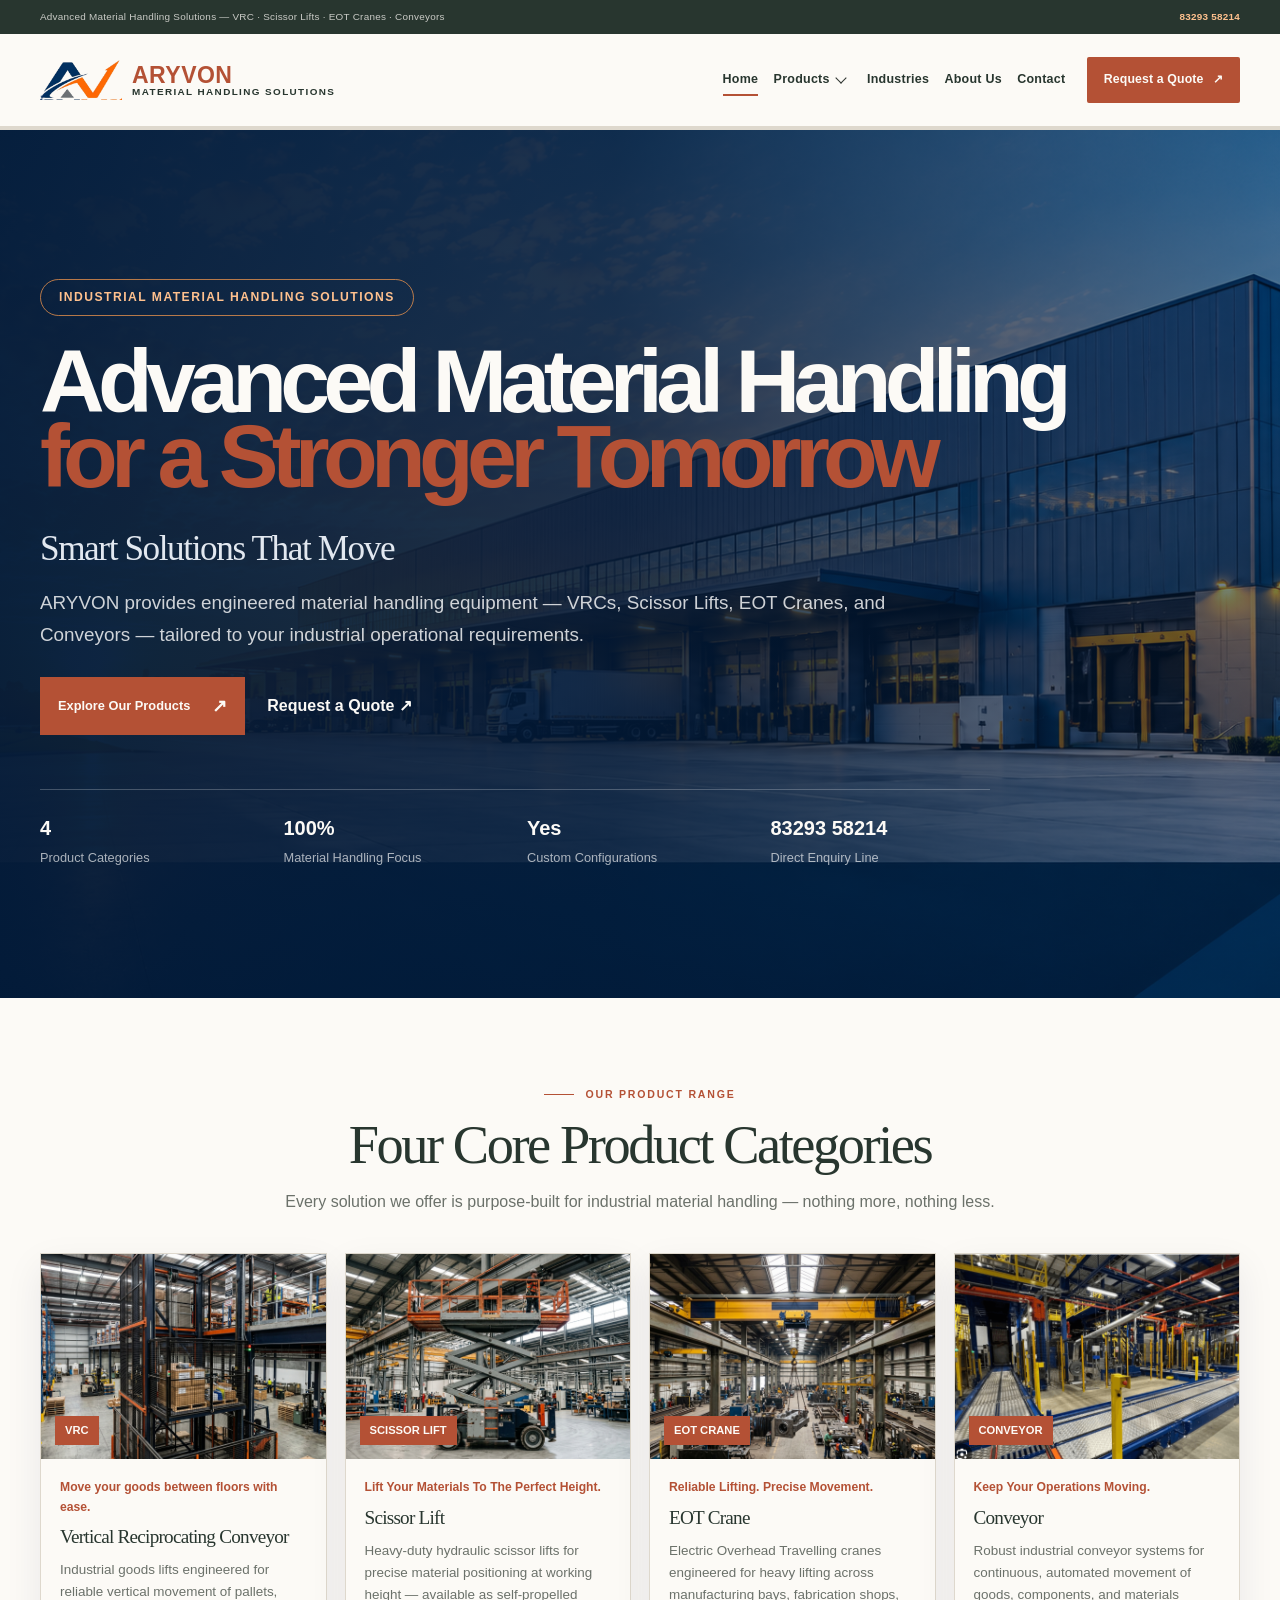
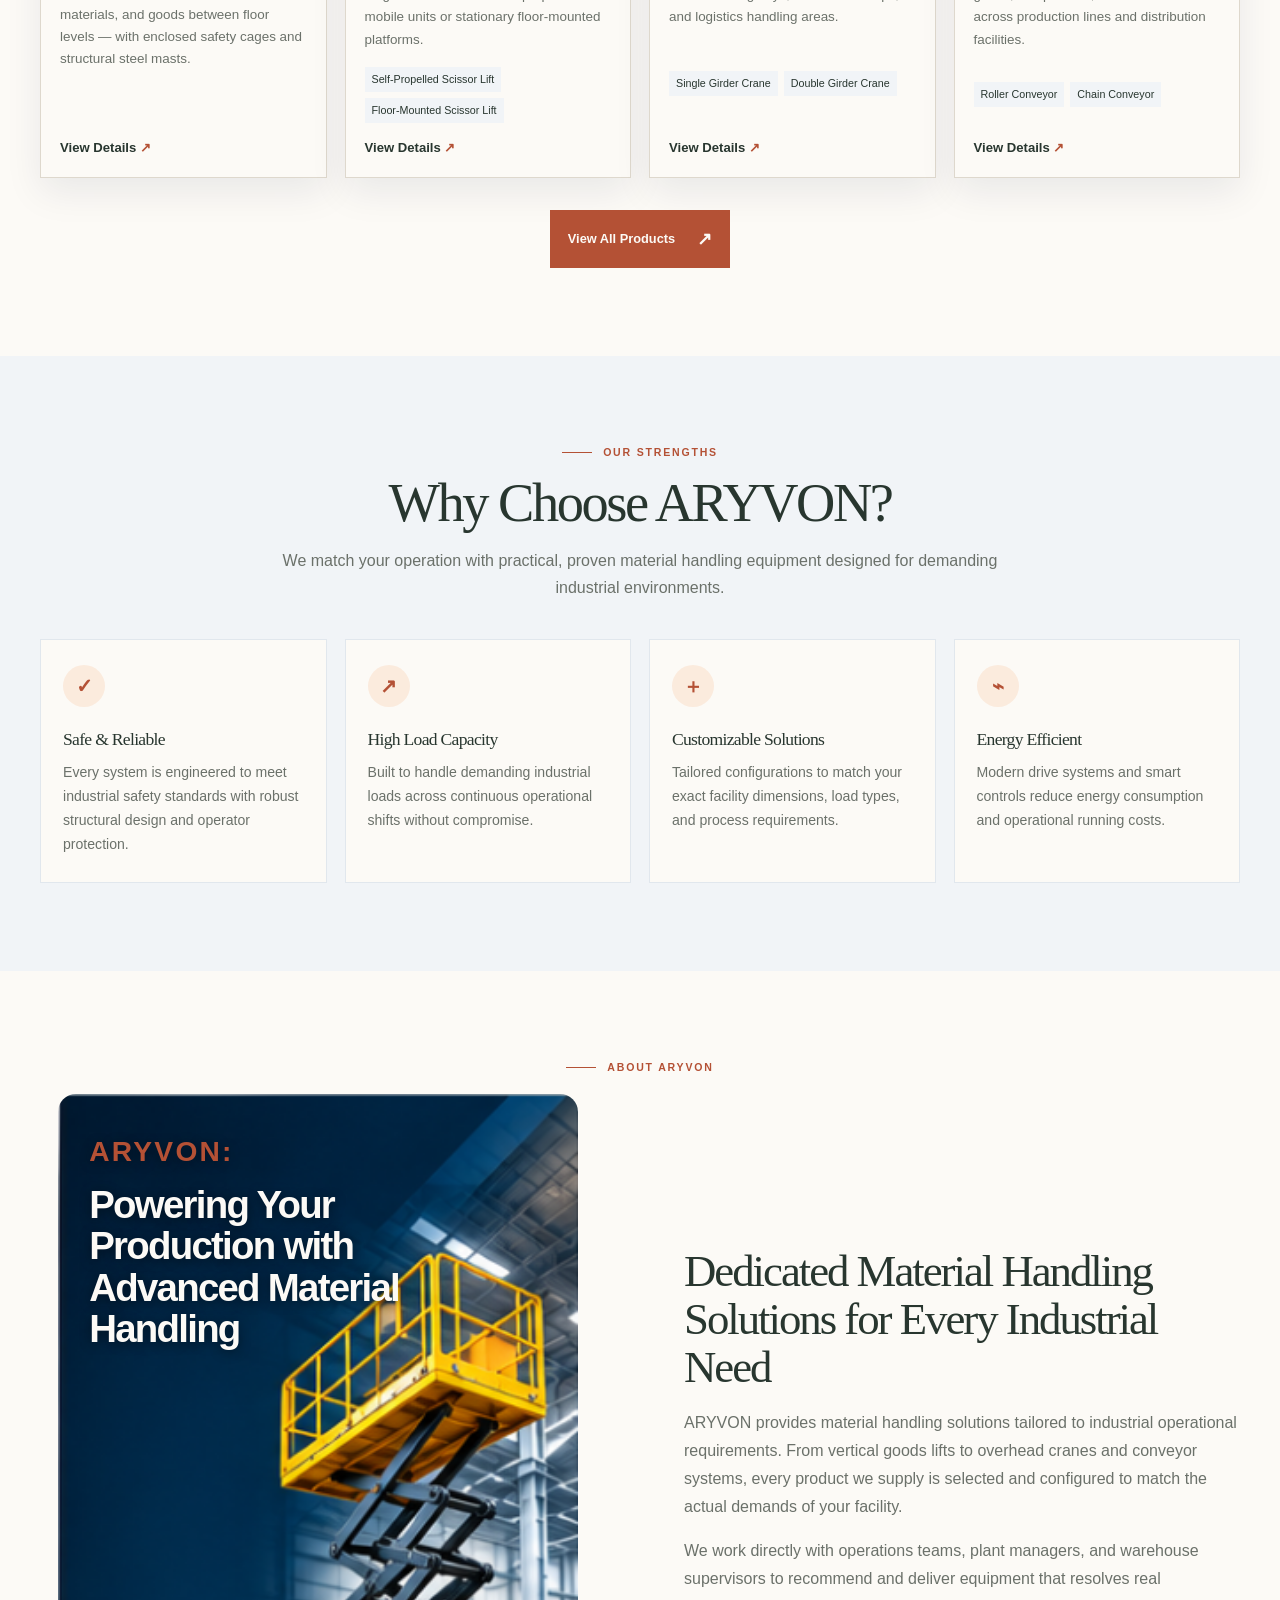
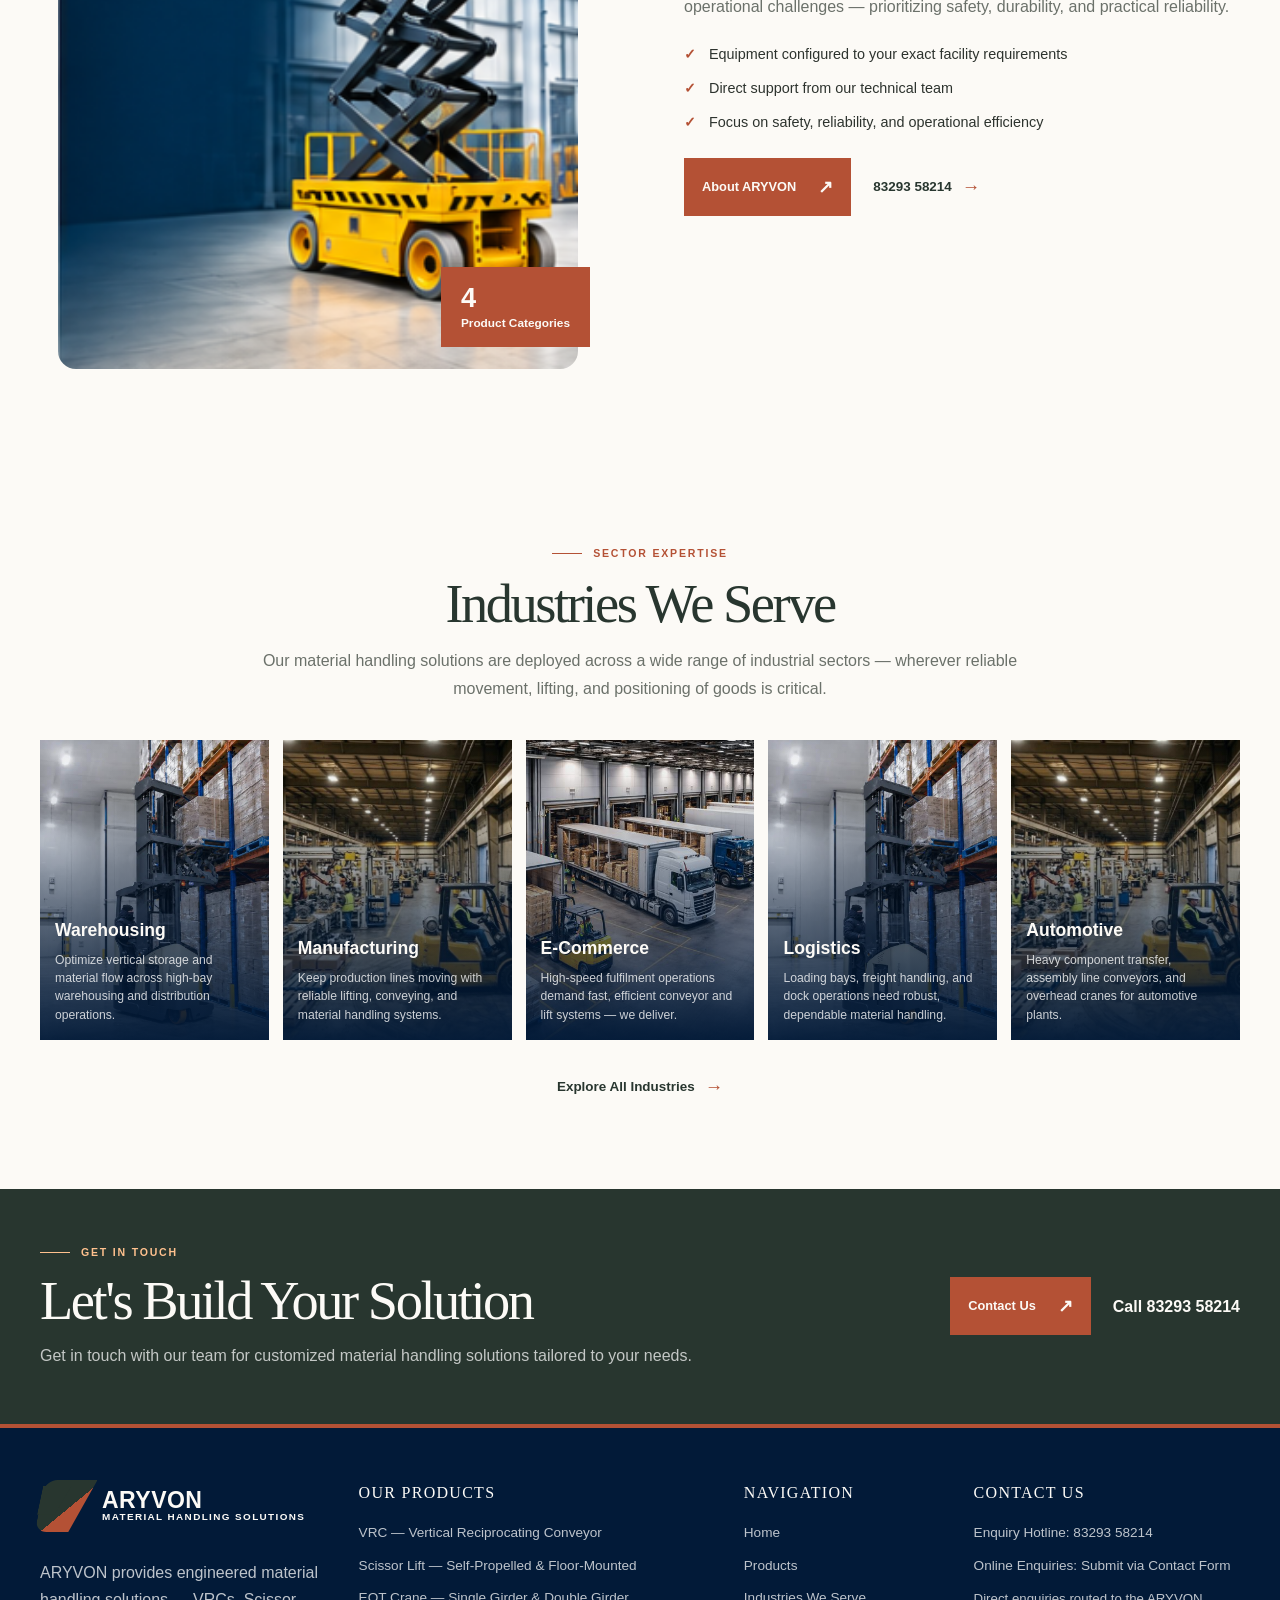
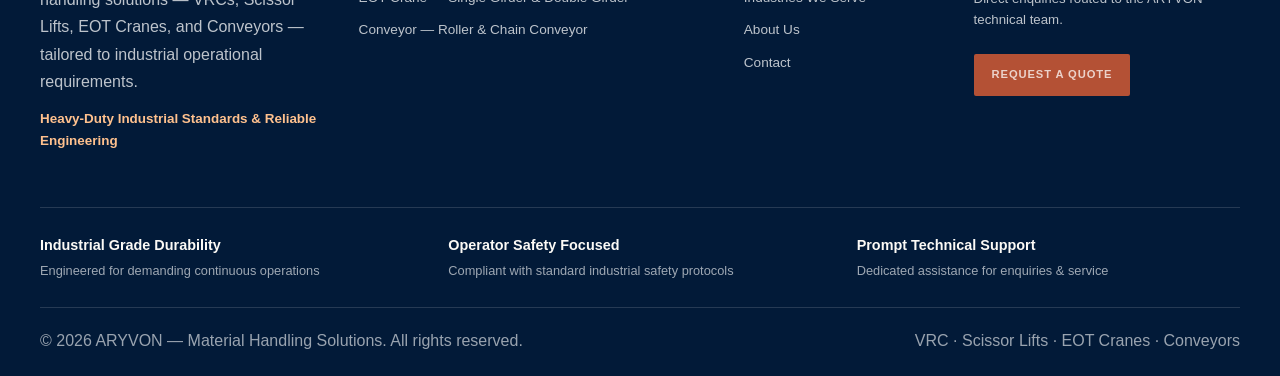
<file: index.html>
<!DOCTYPE html>
<html lang="en">
  <head>
    <meta charset="UTF-8" />
    <meta name="viewport" content="width=device-width, initial-scale=1.0" />
    <title>ARYVON | Material Handling Solutions</title>
    <link rel="icon" type="image/png" href="assets/images/brand/aryvon-favicon.png" />
    <meta name="description" content="ARYVON provides engineered material handling equipment — VRCs, Scissor Lifts, EOT Cranes, and Conveyors — tailored to your industrial operational requirements." />
    <link rel="stylesheet" href="assets/css/styles.css" />
  </head>
  <body class="home-page">
    <div class="site-shell">
      <div class="edition-bar">
        <div class="container edition-bar-inner">
          <span>Advanced Material Handling Solutions — VRC · Scissor Lifts · EOT Cranes · Conveyors</span>
          <a class="edition-phone" href="tel:8329358214">83293 58214</a>
        </div>
      </div>
      <header class="topbar">
        <div class="container topbar-inner">
          <a href="index.html" class="brand" aria-label="Aryvon home">
            <img class="brand-logo" src="assets/images/brand/aryvon-logo.png" alt="ARYVON Material Handling Solutions" />
            <span class="brand-word"><strong>ARYVON</strong><span>Material Handling Solutions</span></span>
          </a>
          <nav class="nav" aria-label="Main navigation">
            <a class="active" href="index.html">Home</a>
            <div class="nav-dropdown-wrapper">
              <a href="products.html">Products</a>
              <button class="nav-dropdown-toggle" type="button" aria-label="Show product categories" aria-expanded="false"></button>
              <div class="nav-dropdown">
                <a href="vrc.html"><span class="nav-dropdown-bullet" aria-hidden="true"></span><span><strong>VRC</strong><small>Vertical Reciprocating Conveyor</small></span></a>
                <a href="scissor-lift.html"><span class="nav-dropdown-bullet" aria-hidden="true"></span><span><strong>Scissor Lift</strong><small>Self-Propelled &amp; Floor-Mounted</small></span></a>
                <a href="eot-crane.html"><span class="nav-dropdown-bullet" aria-hidden="true"></span><span><strong>EOT Crane</strong><small>Single Girder &amp; Double Girder</small></span></a>
                <a href="conveyor.html"><span class="nav-dropdown-bullet" aria-hidden="true"></span><span><strong>Conveyor</strong><small>Roller &amp; Chain Conveyor</small></span></a>
                <a class="nav-dropdown-all" href="products.html">View All Products <span aria-hidden="true">→</span></a>
              </div>
            </div>
            <a href="industries.html">Industries</a>
            <a href="about.html">About Us</a>
            <a href="contact.html">Contact</a>
          </nav>
          <a class="btn btn--orange home-header-cta" href="contact.html">Request a Quote <span aria-hidden="true">↗</span></a>
          <!--<button class="menu-toggle" type="button" aria-label="Toggle menu" aria-expanded="false">☰</button>>>-->
        </div>
      </header>

      <main>
        <section class="home-hero">
          <img class="home-hero-image" src="assets\images\hero\1.png" alt="ARYVON industrial warehouse with VRC vertical reciprocating conveyor" />
          <div class="container home-hero-content">
            <p class="home-eyebrow">Industrial Material Handling Solutions</p>
            <h1>Advanced Material Handling <span>for a Stronger Tomorrow</span></h1>
            <h2>Smart Solutions That Move</h2>
            <p class="home-hero-description">ARYVON provides engineered material handling equipment — VRCs, Scissor Lifts, EOT Cranes, and Conveyors — tailored to your industrial operational requirements.</p>
            <div class="home-hero-actions">
              <a class="editorial-button" href="products.html">Explore Our Products <span aria-hidden="true">↗</span></a>
              <a class="home-hero-secondary" href="contact.html">Request a Quote <span aria-hidden="true">↗</span></a>
            </div>
            <div class="home-hero-stats" aria-label="ARYVON at a glance">
              <div><strong>4</strong><span>Product Categories</span></div>
              <div><strong>100%</strong><span>Material Handling Focus</span></div>
              <div><strong>Yes</strong><span>Custom Configurations</span></div>
              <div><a href="tel:8329358214">83293 58214</a><span>Direct Enquiry Line</span></div>
            </div>
          </div>
        </section>

        <section class="home-section home-products" id="products">
          <div class="container">
            <div class="home-section-heading">
              <p class="editorial-kicker"><span></span> Our Product Range</p>
              <h2>Four Core Product Categories</h2>
              <p>Every solution we offer is purpose-built for industrial material handling — nothing more, nothing less.</p>
            </div>
            <div class="home-product-grid">
              <article class="home-product-card" id="home-vrc">
                <div class="home-product-image"><img src="assets/images/products/vrc-goods-lift.jpg" alt="Vertical Reciprocating Conveyor — ARYVON Material Handling" loading="lazy" /><span>VRC</span></div>
                <div class="home-product-copy"><p class="home-product-tagline">Move your goods between floors with ease.</p><h3>Vertical Reciprocating Conveyor</h3><p>Industrial goods lifts engineered for reliable vertical movement of pallets, materials, and goods between floor levels — with enclosed safety cages and structural steel masts.</p><a href="vrc.html">View Details <span aria-hidden="true">↗</span></a></div>
              </article>
              <article class="home-product-card" id="home-scissor-lift">
                <div class="home-product-image"><img src="assets/images/products/scissor-self-propelled.jpg" alt="Scissor Lift — ARYVON Material Handling" loading="lazy" /><span>Scissor Lift</span></div>
                <div class="home-product-copy"><p class="home-product-tagline">Lift Your Materials To The Perfect Height.</p><h3>Scissor Lift</h3><p>Heavy-duty hydraulic scissor lifts for precise material positioning at working height — available as self-propelled mobile units or stationary floor-mounted platforms.</p><div class="home-product-types"><span>Self-Propelled Scissor Lift</span><span>Floor-Mounted Scissor Lift</span></div><a href="scissor-lift.html">View Details <span aria-hidden="true">↗</span></a></div>
              </article>
              <article class="home-product-card" id="home-eot-crane">
                <div class="home-product-image"><img src="assets/images/products/eot-single-girder.jpg" alt="EOT Crane — ARYVON Material Handling" loading="lazy" /><span>EOT Crane</span></div>
                <div class="home-product-copy"><p class="home-product-tagline">Reliable Lifting. Precise Movement.</p><h3>EOT Crane</h3><p>Electric Overhead Travelling cranes engineered for heavy lifting across manufacturing bays, fabrication shops, and logistics handling areas.</p><div class="home-product-types"><span>Single Girder Crane</span><span>Double Girder Crane</span></div><a href="eot-crane.html">View Details <span aria-hidden="true">↗</span></a></div>
              </article>
              <article class="home-product-card" id="home-conveyor">
                <div class="home-product-image"><img src="assets/images/products/chain-conveyor-working.png" alt="Industrial chain conveyor in operation — ARYVON Material Handling" loading="lazy" /><span>Conveyor</span></div>
                <div class="home-product-copy"><p class="home-product-tagline">Keep Your Operations Moving.</p><h3>Conveyor</h3><p>Robust industrial conveyor systems for continuous, automated movement of goods, components, and materials across production lines and distribution facilities.</p><div class="home-product-types"><span>Roller Conveyor</span><span>Chain Conveyor</span></div><a href="conveyor.html">View Details <span aria-hidden="true">↗</span></a></div>
              </article>
            </div>
            <div class="home-section-link"><a class="editorial-button" href="products.html">View All Products <span aria-hidden="true">↗</span></a></div>
          </div>
        </section>

        <section class="home-section home-strengths">
          <div class="container">
            <div class="home-section-heading">
              <p class="editorial-kicker"><span></span> Our Strengths</p>
              <h2>Why Choose ARYVON?</h2>
              <p>We match your operation with practical, proven material handling equipment designed for demanding industrial environments.</p>
            </div>
            <div class="home-strength-grid">
              <article><span class="home-strength-icon" aria-hidden="true">✓</span><h3>Safe &amp; Reliable</h3><p>Every system is engineered to meet industrial safety standards with robust structural design and operator protection.</p></article>
              <article><span class="home-strength-icon" aria-hidden="true">↗</span><h3>High Load Capacity</h3><p>Built to handle demanding industrial loads across continuous operational shifts without compromise.</p></article>
              <article><span class="home-strength-icon" aria-hidden="true">＋</span><h3>Customizable Solutions</h3><p>Tailored configurations to match your exact facility dimensions, load types, and process requirements.</p></article>
              <article><span class="home-strength-icon" aria-hidden="true">⌁</span><h3>Energy Efficient</h3><p>Modern drive systems and smart controls reduce energy consumption and operational running costs.</p></article>
            </div>
          </div>
        </section>

        <section class="home-section home-about">
          <div class="container home-about-grid">
            <p class="editorial-kicker"><span></span> About ARYVON</p>
            <div class="home-about-image">
              <img src="assets/images/about/scissor-lift-about.png" alt="Scissor lift in warehouse operation — ARYVON Material Handling" loading="lazy" />
              <div class="home-about-message">
                <strong>ARYVON:</strong>
                <span>Powering Your Production with Advanced Material Handling</span>
              </div>
              <span>4 <small>Product Categories</small></span>
            </div>
            <div class="home-about-copy">
              <h2>Dedicated Material Handling Solutions for Every Industrial Need</h2>
              <p>ARYVON provides material handling solutions tailored to industrial operational requirements. From vertical goods lifts to overhead cranes and conveyor systems, every product we supply is selected and configured to match the actual demands of your facility.</p>
              <p>We work directly with operations teams, plant managers, and warehouse supervisors to recommend and deliver equipment that resolves real operational challenges — prioritizing safety, durability, and practical reliability.</p>
              <ul>
                <li>Equipment configured to your exact facility requirements</li>
                <li>Direct support from our technical team</li>
                <li>Focus on safety, reliability, and operational efficiency</li>
              </ul>
              <div class="home-about-actions"><a class="editorial-button" href="about.html">About ARYVON <span aria-hidden="true">↗</span></a><a class="editorial-underlink" href="tel:8329358214">83293 58214 <span aria-hidden="true">→</span></a></div>
            </div>
          </div>
        </section>

        <section class="home-section home-industries">
          <div class="container">
            <div class="home-section-heading">
              <p class="editorial-kicker"><span></span> Sector Expertise</p>
              <h2>Industries We Serve</h2>
              <p>Our material handling solutions are deployed across a wide range of industrial sectors — wherever reliable movement, lifting, and positioning of goods is critical.</p>
            </div>
            <div class="home-industry-grid">
              <a class="home-industry-card" href="industries.html"><img src="assets/images/industries/warehousing.jpg" alt="ARYVON serving Warehousing industry" loading="lazy" /><span><strong>Warehousing</strong><small>Optimize vertical storage and material flow across high-bay warehousing and distribution operations.</small></span></a>
              <a class="home-industry-card" href="industries.html"><img src="assets/images/industries/manufacturing.jpg" alt="ARYVON serving Manufacturing industry" loading="lazy" /><span><strong>Manufacturing</strong><small>Keep production lines moving with reliable lifting, conveying, and material handling systems.</small></span></a>
              <a class="home-industry-card" href="industries.html"><img src="assets/images/industries/logistics.jpg" alt="ARYVON serving E-Commerce industry" loading="lazy" /><span><strong>E-Commerce</strong><small>High-speed fulfilment operations demand fast, efficient conveyor and lift systems — we deliver.</small></span></a>
              <a class="home-industry-card" href="industries.html"><img src="assets/images/industries/warehousing.jpg" alt="ARYVON serving Logistics industry" loading="lazy" /><span><strong>Logistics</strong><small>Loading bays, freight handling, and dock operations need robust, dependable material handling.</small></span></a>
              <a class="home-industry-card" href="industries.html"><img src="assets/images/industries/manufacturing.jpg" alt="ARYVON serving Automotive industry" loading="lazy" /><span><strong>Automotive</strong><small>Heavy component transfer, assembly line conveyors, and overhead cranes for automotive plants.</small></span></a>
            </div>
            <div class="home-section-link"><a class="editorial-underlink" href="industries.html">Explore All Industries <span aria-hidden="true">→</span></a></div>
          </div>
        </section>

        <section class="home-contact">
          <div class="container home-contact-inner">
            <div><p class="editorial-kicker"><span></span> Get In Touch</p><h2>Let's Build Your Solution</h2><p>Get in touch with our team for customized material handling solutions tailored to your needs.</p></div>
            <div class="home-contact-actions"><a class="editorial-button" href="contact.html">Contact Us <span aria-hidden="true">↗</span></a><a class="home-contact-call" href="tel:8329358214">Call 83293 58214</a></div>
          </div>
        </section>
      </main>

      <footer class="footer editorial-footer home-footer">
        <div class="container">
          <div class="footer-grid">
            <div>
              <a class="brand" href="index.html" aria-label="Aryvon home"><span class="brand-mark" aria-hidden="true"></span><span class="brand-word"><strong>ARYVON</strong><span>Material Handling Solutions</span></span></a>
              <p class="home-footer-description">ARYVON provides engineered material handling solutions — VRCs, Scissor Lifts, EOT Cranes, and Conveyors — tailored to industrial operational requirements.</p>
              <p class="home-footer-standard">Heavy-Duty Industrial Standards &amp; Reliable Engineering</p>
            </div>
            <div><h4>Our Products</h4><ul class="footer-list"><li><a href="products.html">VRC — Vertical Reciprocating Conveyor</a></li><li><a href="products.html">Scissor Lift — Self-Propelled &amp; Floor-Mounted</a></li><li><a href="products.html">EOT Crane — Single Girder &amp; Double Girder</a></li><li><a href="products.html">Conveyor — Roller &amp; Chain Conveyor</a></li></ul></div>
            <div><h4>Navigation</h4><ul class="footer-list"><li><a href="index.html">Home</a></li><li><a href="products.html">Products</a></li><li><a href="industries.html">Industries We Serve</a></li><li><a href="about.html">About Us</a></li><li><a href="contact.html">Contact</a></li></ul></div>
            <div><h4>Contact Us</h4><ul class="footer-list"><li>Enquiry Hotline: <a href="tel:8329358214">83293 58214</a></li><li>Online Enquiries: <a href="contact.html">Submit via Contact Form</a></li></ul><p class="home-footer-note">Direct enquiries routed to the ARYVON technical team.</p><a class="btn btn--orange home-footer-cta" href="contact.html">Request a Quote</a></div>
          </div>
          <div class="home-footer-features"><div><strong>Industrial Grade Durability</strong><span>Engineered for demanding continuous operations</span></div><div><strong>Operator Safety Focused</strong><span>Compliant with standard industrial safety protocols</span></div><div><strong>Prompt Technical Support</strong><span>Dedicated assistance for enquiries &amp; service</span></div></div>
          <div class="footer-bottom"><span>© <span id="year"></span> ARYVON — Material Handling Solutions. All rights reserved.</span><span>VRC · Scissor Lifts · EOT Cranes · Conveyors</span></div>
        </div>
      </footer>
    </div>
    <script src="assets/js/script.js"></script>
  </body>
</html>
</file>
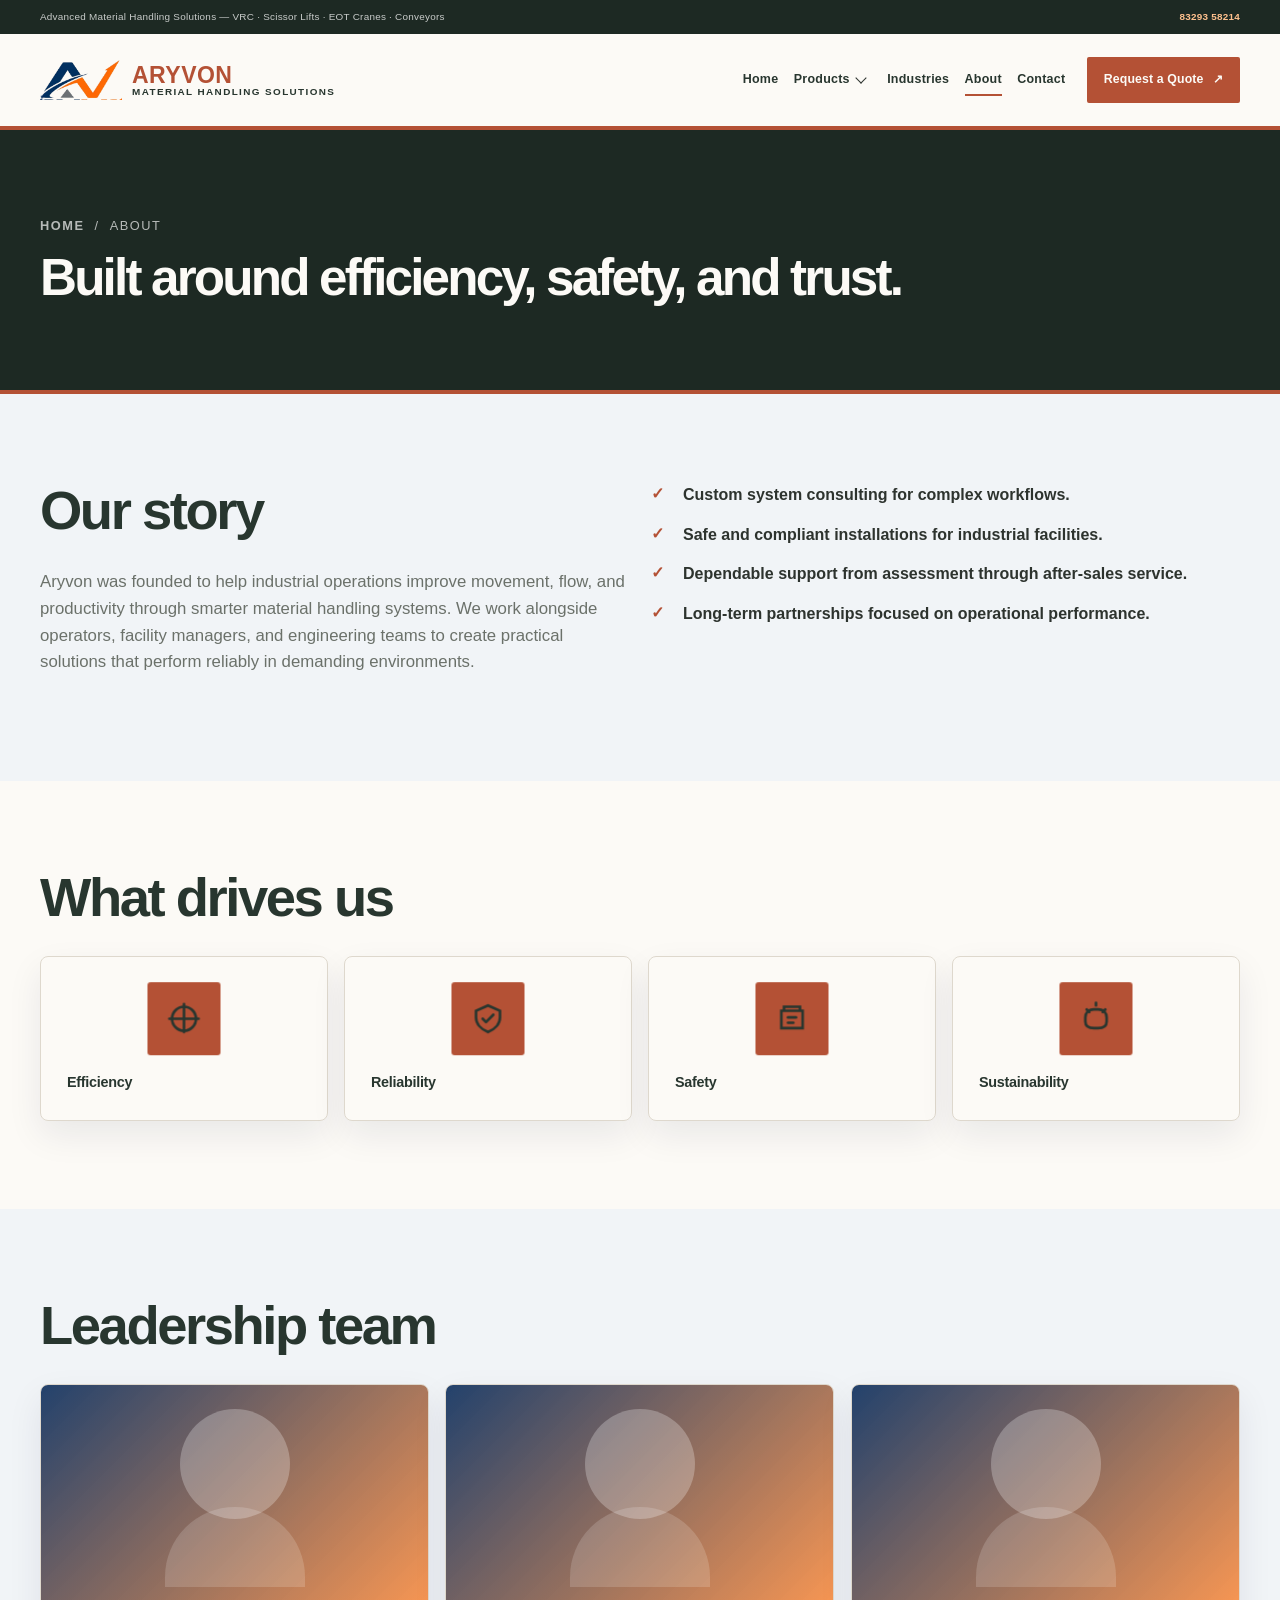
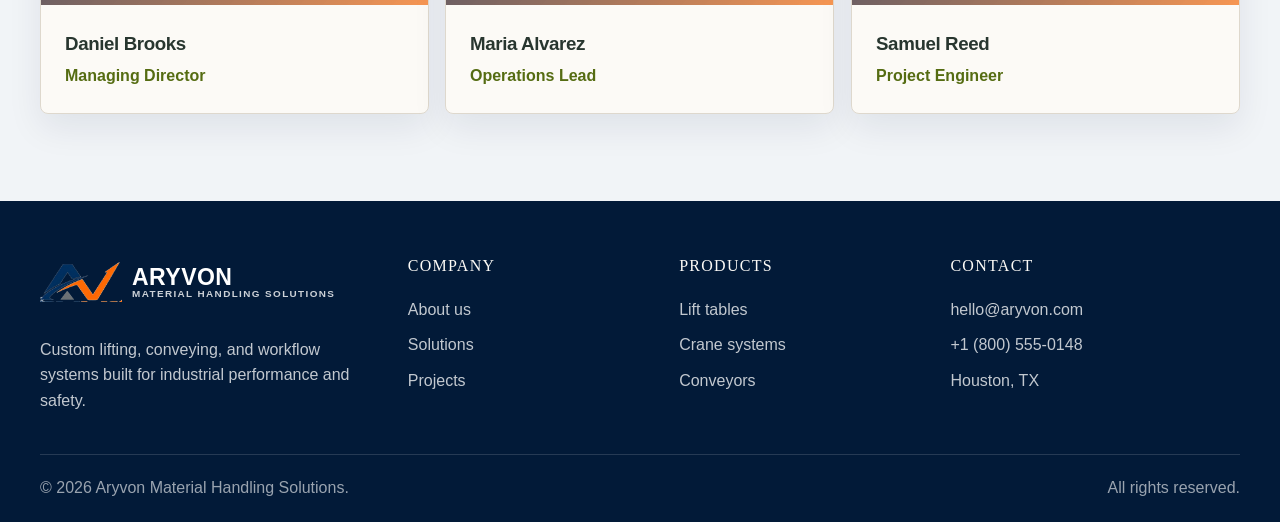
<file: about.html>
<!DOCTYPE html>
<html lang="en">
  <head>
    <meta charset="UTF-8" />
    <meta name="viewport" content="width=device-width, initial-scale=1.0" />
    <title>About | Aryvon</title>
    <link rel="icon" type="image/png" href="assets/images/brand/aryvon-favicon.png" />
    <link rel="stylesheet" href="assets/css/styles.css" />
  </head>
  <body class="home-theme-page">
    <div class="site-shell">
      <div class="edition-bar">
        <div class="container edition-bar-inner">
          <span>Advanced Material Handling Solutions — VRC · Scissor Lifts · EOT Cranes · Conveyors</span>
          <a class="edition-phone" href="tel:8329358214">83293 58214</a>
        </div>
      </div>
      <header class="topbar">
        <div class="container topbar-inner">
          <a href="index.html" class="brand" aria-label="Aryvon home">
            <img class="brand-logo" src="assets/images/brand/aryvon-logo.png" alt="" />
            <span class="brand-word">
              <strong>ARYVON</strong>
              <span>Material Handling Solutions</span>
            </span>
          </a>
          <nav class="nav" aria-label="Main navigation">
            <a href="index.html">Home</a>
            
            
            <div class="nav-dropdown-wrapper">
              <a href="products.html">Products</a>
              <button class="nav-dropdown-toggle" type="button" aria-label="Show product categories" aria-expanded="false"></button>
              <div class="nav-dropdown">
                <a href="vrc.html"><span class="nav-dropdown-bullet" aria-hidden="true"></span><span><strong>VRC</strong><small>Vertical Reciprocating Conveyor</small></span></a>
                <a href="scissor-lift.html"><span class="nav-dropdown-bullet" aria-hidden="true"></span><span><strong>Scissor Lift</strong><small>Self-Propelled &amp; Floor-Mounted</small></span></a>
                <a href="eot-crane.html"><span class="nav-dropdown-bullet" aria-hidden="true"></span><span><strong>EOT Crane</strong><small>Single Girder &amp; Double Girder</small></span></a>
                <a href="conveyor.html"><span class="nav-dropdown-bullet" aria-hidden="true"></span><span><strong>Conveyor</strong><small>Roller &amp; Chain Conveyor</small></span></a>
                <a class="nav-dropdown-all" href="products.html">View All Products <span aria-hidden="true">→</span></a>
              </div>
            </div>
           
            <a href="industries.html">Industries</a>
            <a class="active" href="about.html">About</a>
            <a href="contact.html">Contact</a>
          </nav>
          <a class="btn btn--orange home-header-cta" href="quote.html">Request a Quote <span aria-hidden="true">↗</span></a>
          <button class="menu-toggle" type="button" aria-label="Toggle menu" aria-expanded="false">☰</button>
        </div>
      </header>

      <main>
        <section class="page-hero">
          <div class="container hero-box">
            <div class="breadcrumbs"><a href="index.html">Home</a> / <span>About</span></div>
            <h1>Built around efficiency, safety, and trust.</h1>
          </div>
        </section>

        <section class="section">
          <div class="container text-columns">
            <div>
              <div class="heading">
                <h2>Our story</h2>
              </div>
              <p style="font-size: 1.05rem; color: var(--muted);">
                Aryvon was founded to help industrial operations improve movement, flow, and productivity through smarter material handling systems. We work alongside operators, facility managers, and engineering teams to create practical solutions that perform reliably in demanding environments.
              </p>
            </div>
            <div>
              <ul class="list-check">
                <li>Custom system consulting for complex workflows.</li>
                <li>Safe and compliant installations for industrial facilities.</li>
                <li>Dependable support from assessment through after-sales service.</li>
                <li>Long-term partnerships focused on operational performance.</li>
              </ul>
            </div>
          </div>
        </section>

        <section class="section">
          <div class="container">
            <div class="heading">
              <h2>What drives us</h2>
            </div>
            <div class="value-grid">
              <article class="value-card">
                <div class="icon-wrap">
                  <svg viewBox="0 0 64 64" width="42" height="42" fill="none" xmlns="http://www.w3.org/2000/svg"><path d="M32 10V52M10 32H54" stroke="currentColor" stroke-width="4" stroke-linecap="round"/><circle cx="32" cy="32" r="18" stroke="currentColor" stroke-width="4"/></svg>
                </div>
                <h3>Efficiency</h3>
              </article>

              <article class="value-card">
                <div class="icon-wrap">
                  <svg viewBox="0 0 64 64" width="42" height="42" fill="none" xmlns="http://www.w3.org/2000/svg"><path d="M32 12L50 20V30C50 40 42 48 32 52C22 48 14 40 14 30V20L32 12Z" stroke="currentColor" stroke-width="4"/><path d="M24 32L29 37L40 26" stroke="currentColor" stroke-width="4" stroke-linecap="round" stroke-linejoin="round"/></svg>
                </div>
                <h3>Reliability</h3>
              </article>

              <article class="value-card">
                <div class="icon-wrap">
                  <svg viewBox="0 0 64 64" width="42" height="42" fill="none" xmlns="http://www.w3.org/2000/svg"><path d="M16 20H48V46H16V20Z" stroke="currentColor" stroke-width="4"/><path d="M20 20V14H44V20" stroke="currentColor" stroke-width="4"/><path d="M26 30H38" stroke="currentColor" stroke-width="4" stroke-linecap="round"/><path d="M26 38H34" stroke="currentColor" stroke-width="4" stroke-linecap="round"/></svg>
                </div>
                <h3>Safety</h3>
              </article>

              <article class="value-card">
                <div class="icon-wrap">
                  <svg viewBox="0 0 64 64" width="42" height="42" fill="none" xmlns="http://www.w3.org/2000/svg"><path d="M16 30C16 24 20 18 29 18H35C44 18 48 24 48 30V36C48 42 44 46 35 46H29C20 46 16 42 16 36V30Z" stroke="currentColor" stroke-width="4"/><path d="M32 12V8M22 22L18 18M42 22L46 18" stroke="currentColor" stroke-width="4" stroke-linecap="round"/></svg>
                </div>
                <h3>Sustainability</h3>
              </article>
            </div>
          </div>
        </section>

        <section class="section">
          <div class="container">
            <div class="heading">
              <h2>Leadership team</h2>
            </div>
            <div class="team-grid">
              <article class="person">
                <div class="avatar" aria-hidden="true"></div>
                <div class="meta">
                  <h3>Daniel Brooks</h3>
                  <span>Managing Director</span>
                </div>
              </article>
              <article class="person">
                <div class="avatar" aria-hidden="true"></div>
                <div class="meta">
                  <h3>Maria Alvarez</h3>
                  <span>Operations Lead</span>
                </div>
              </article>
              <article class="person">
                <div class="avatar" aria-hidden="true"></div>
                <div class="meta">
                  <h3>Samuel Reed</h3>
                  <span>Project Engineer</span>
                </div>
              </article>
            </div>
          </div>
        </section>
      </main>

      <footer class="footer">
        <div class="container">
          <div class="footer-grid">
            <div>
              <div class="brand" aria-label="Aryvon home">
                <img class="brand-logo" src="assets/images/brand/aryvon-logo.png" alt="" />
                <span class="brand-word">
                  <strong style="color: white;">ARYVON</strong>
                  <span style="color: rgba(255,255,255,.8);">Material Handling Solutions</span>
                </span>
              </div>
              <p style="margin-top: 18px; max-width: 320px;">Custom lifting, conveying, and workflow systems built for industrial performance and safety.</p>
            </div>
            <div>
              <h4>Company</h4>
              <ul class="footer-list">
                <li><a href="about.html">About us</a></li>
                <li><a href="solutions.html">Solutions</a></li>
                <li><a href="projects.html">Projects</a></li>
              </ul>
            </div>
            <div>
              <h4>Products</h4>
              <ul class="footer-list">
                <li><a href="products.html">Lift tables</a></li>
                <li><a href="products.html">Crane systems</a></li>
                <li><a href="products.html">Conveyors</a></li>
              </ul>
            </div>
            <div>
              <h4>Contact</h4>
              <ul class="footer-list">
                <li>hello@aryvon.com</li>
                <li>+1 (800) 555-0148</li>
                <li>Houston, TX</li>
              </ul>
            </div>
          </div>
          <div class="footer-bottom">
            <span>© <span id="year"></span> Aryvon Material Handling Solutions.</span>
            <span>All rights reserved.</span>
          </div>
        </div>
      </footer>
    </div>
    <script src="assets/js/script.js"></script>
  </body>
</html>
</file>
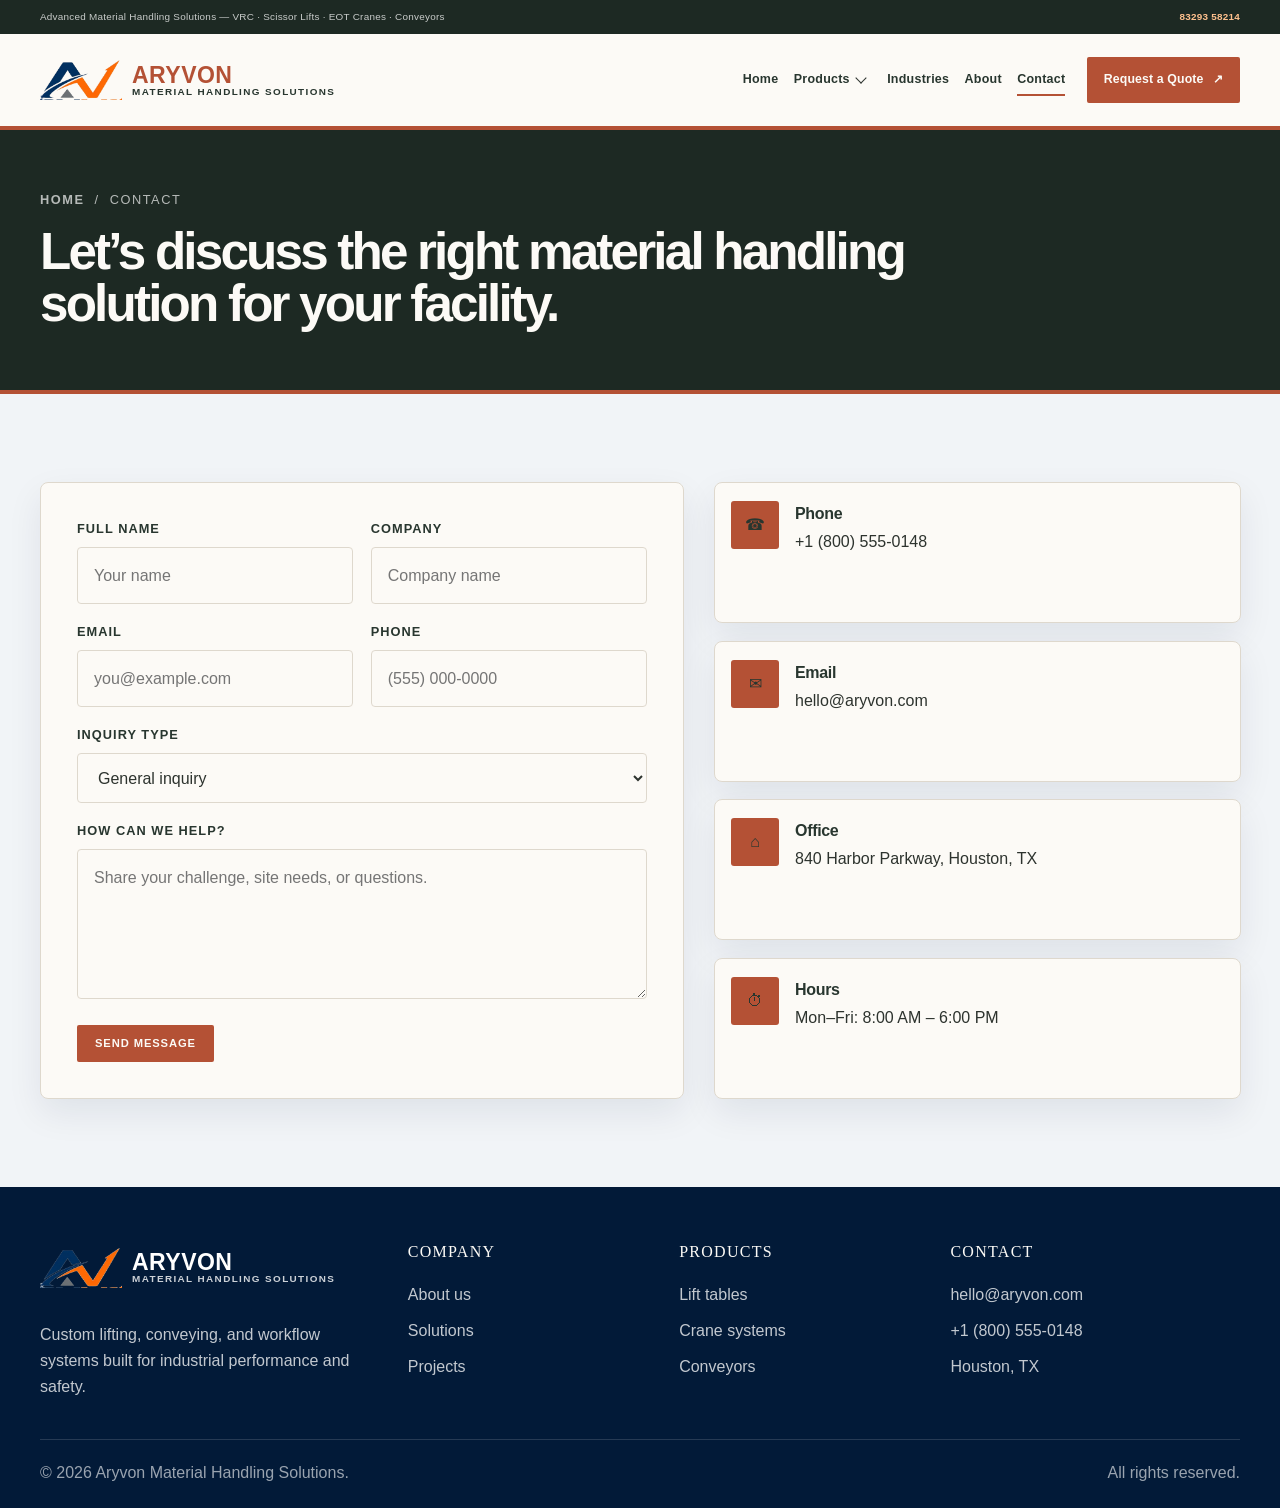
<file: contact.html>
<!DOCTYPE html>
<html lang="en">
  <head>
    <meta charset="UTF-8" />
    <meta name="viewport" content="width=device-width, initial-scale=1.0" />
    <title>Contact | Aryvon</title>
    <link rel="icon" type="image/png" href="assets/images/brand/aryvon-favicon.png" />
    <link rel="stylesheet" href="assets/css/styles.css" />
  </head>
  <body class="home-theme-page">
    <div class="site-shell">
      <div class="edition-bar">
        <div class="container edition-bar-inner">
          <span>Advanced Material Handling Solutions — VRC · Scissor Lifts · EOT Cranes · Conveyors</span>
          <a class="edition-phone" href="tel:8329358214">83293 58214</a>
        </div>
      </div>
      <header class="topbar">
        <div class="container topbar-inner">
          <a href="index.html" class="brand" aria-label="Aryvon home">
            <img class="brand-logo" src="assets/images/brand/aryvon-logo.png" alt="" />
            <span class="brand-word">
              <strong>ARYVON</strong>
              <span>Material Handling Solutions</span>
            </span>
          </a>
          <nav class="nav" aria-label="Main navigation">
            <a href="index.html">Home</a>
            
           
            <div class="nav-dropdown-wrapper">
              <a href="products.html">Products</a>
              <button class="nav-dropdown-toggle" type="button" aria-label="Show product categories" aria-expanded="false"></button>
              <div class="nav-dropdown">
                <a href="vrc.html"><span class="nav-dropdown-bullet" aria-hidden="true"></span><span><strong>VRC</strong><small>Vertical Reciprocating Conveyor</small></span></a>
                <a href="scissor-lift.html"><span class="nav-dropdown-bullet" aria-hidden="true"></span><span><strong>Scissor Lift</strong><small>Self-Propelled &amp; Floor-Mounted</small></span></a>
                <a href="eot-crane.html"><span class="nav-dropdown-bullet" aria-hidden="true"></span><span><strong>EOT Crane</strong><small>Single Girder &amp; Double Girder</small></span></a>
                <a href="conveyor.html"><span class="nav-dropdown-bullet" aria-hidden="true"></span><span><strong>Conveyor</strong><small>Roller &amp; Chain Conveyor</small></span></a>
                <a class="nav-dropdown-all" href="products.html">View All Products <span aria-hidden="true">→</span></a>
              </div>
            </div>
            
            <a href="industries.html">Industries</a>
            <a href="about.html">About</a>
            <a class="active" href="contact.html">Contact</a>
          </nav>
          <a class="btn btn--orange home-header-cta" href="quote.html">Request a Quote <span aria-hidden="true">↗</span></a>
          <button class="menu-toggle" type="button" aria-label="Toggle menu" aria-expanded="false">☰</button>
        </div>
      </header>

      <main>
        <section class="page-hero">
          <div class="container hero-box">
            <div class="breadcrumbs"><a href="index.html">Home</a> / <span>Contact</span></div>
            <h1>Let’s discuss the right material handling solution for your facility.</h1>
          </div>
        </section>

        <section class="section">
          <div class="container form-grid">
            <div class="form-card">
              <form>
                <div>
                  <label for="name">Full name</label>
                  <input id="name" type="text" placeholder="Your name" />
                </div>
                <div>
                  <label for="company">Company</label>
                  <input id="company" type="text" placeholder="Company name" />
                </div>
                <div>
                  <label for="email">Email</label>
                  <input id="email" type="email" placeholder="you@example.com" />
                </div>
                <div>
                  <label for="phone">Phone</label>
                  <input id="phone" type="tel" placeholder="(555) 000-0000" />
                </div>
                <div class="full">
                  <label for="subject">Inquiry type</label>
                  <select id="subject">
                    <option>General inquiry</option>
                    <option>Product information</option>
                    <option>Service support</option>
                    <option>New project discussion</option>
                    <option>Maintenance question</option>
                  </select>
                </div>
                <div class="full">
                  <label for="message">How can we help?</label>
                  <textarea id="message" placeholder="Share your challenge, site needs, or questions."></textarea>
                </div>
                <div class="full">
                  <button class="btn btn--orange" type="button">Send message</button>
                </div>
              </form>
            </div>

            <aside class="contact-list">
              <div class="contact-item">
                <div class="icon-wrap">☎</div>
                <div>
                  <strong>Phone</strong>
                  +1 (800) 555-0148
                </div>
              </div>
              <div class="contact-item">
                <div class="icon-wrap">✉</div>
                <div>
                  <strong>Email</strong>
                  hello@aryvon.com
                </div>
              </div>
              <div class="contact-item">
                <div class="icon-wrap">⌂</div>
                <div>
                  <strong>Office</strong>
                  840 Harbor Parkway, Houston, TX
                </div>
              </div>
              <div class="contact-item">
                <div class="icon-wrap">⏱</div>
                <div>
                  <strong>Hours</strong>
                  Mon–Fri: 8:00 AM – 6:00 PM
                </div>
              </div>
            </aside>
          </div>
        </section>
      </main>

      <footer class="footer">
        <div class="container">
          <div class="footer-grid">
            <div>
              <div class="brand" aria-label="Aryvon home">
                <img class="brand-logo" src="assets/images/brand/aryvon-logo.png" alt="" />
                <span class="brand-word">
                  <strong style="color: white;">ARYVON</strong>
                  <span style="color: rgba(255,255,255,.8);">Material Handling Solutions</span>
                </span>
              </div>
              <p style="margin-top: 18px; max-width: 320px;">Custom lifting, conveying, and workflow systems built for industrial performance and safety.</p>
            </div>
            <div>
              <h4>Company</h4>
              <ul class="footer-list">
                <li><a href="about.html">About us</a></li>
                <li><a href="solutions.html">Solutions</a></li>
                <li><a href="projects.html">Projects</a></li>
              </ul>
            </div>
            <div>
              <h4>Products</h4>
              <ul class="footer-list">
                <li><a href="products.html">Lift tables</a></li>
                <li><a href="products.html">Crane systems</a></li>
                <li><a href="products.html">Conveyors</a></li>
              </ul>
            </div>
            <div>
              <h4>Contact</h4>
              <ul class="footer-list">
                <li>hello@aryvon.com</li>
                <li>+1 (800) 555-0148</li>
                <li>Houston, TX</li>
              </ul>
            </div>
          </div>
          <div class="footer-bottom">
            <span>© <span id="year"></span> Aryvon Material Handling Solutions.</span>
            <span>All rights reserved.</span>
          </div>
        </div>
      </footer>
    </div>
    <script src="assets/js/script.js"></script>
  </body>
</html>
</file>
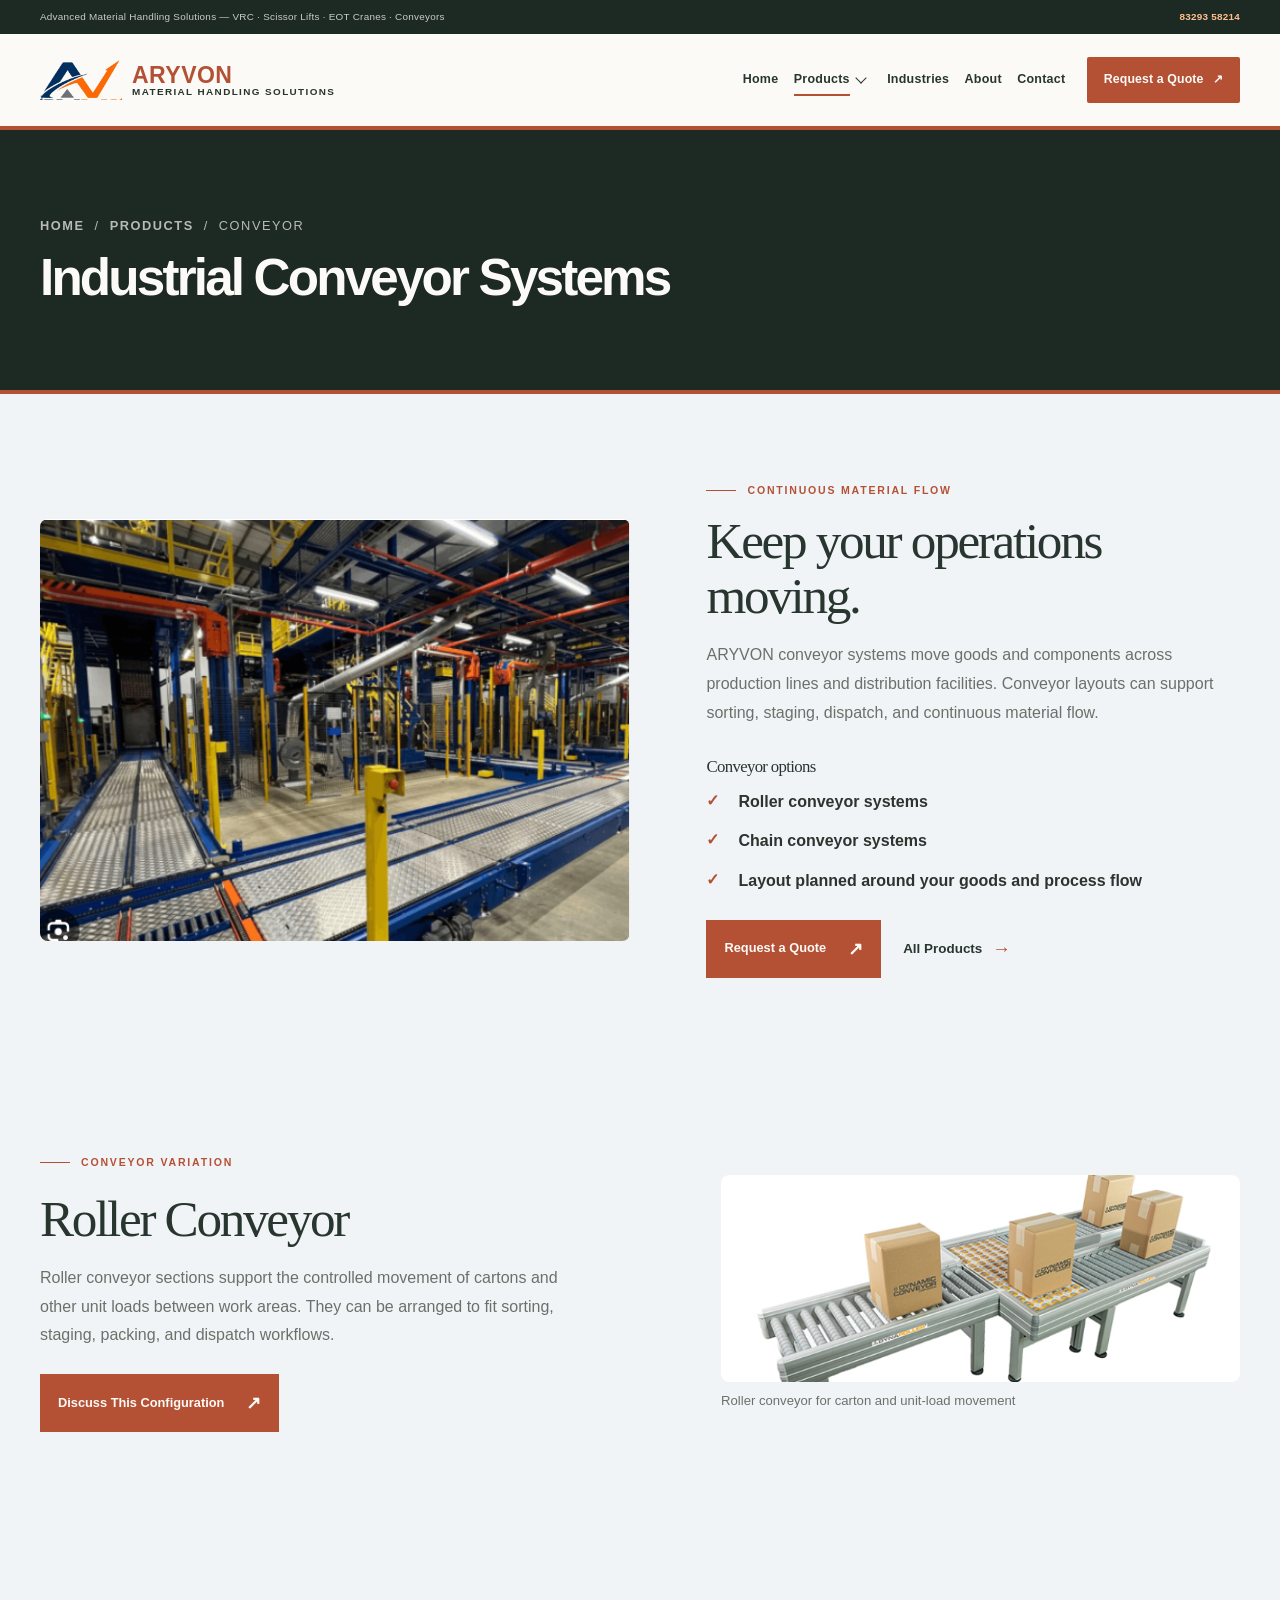
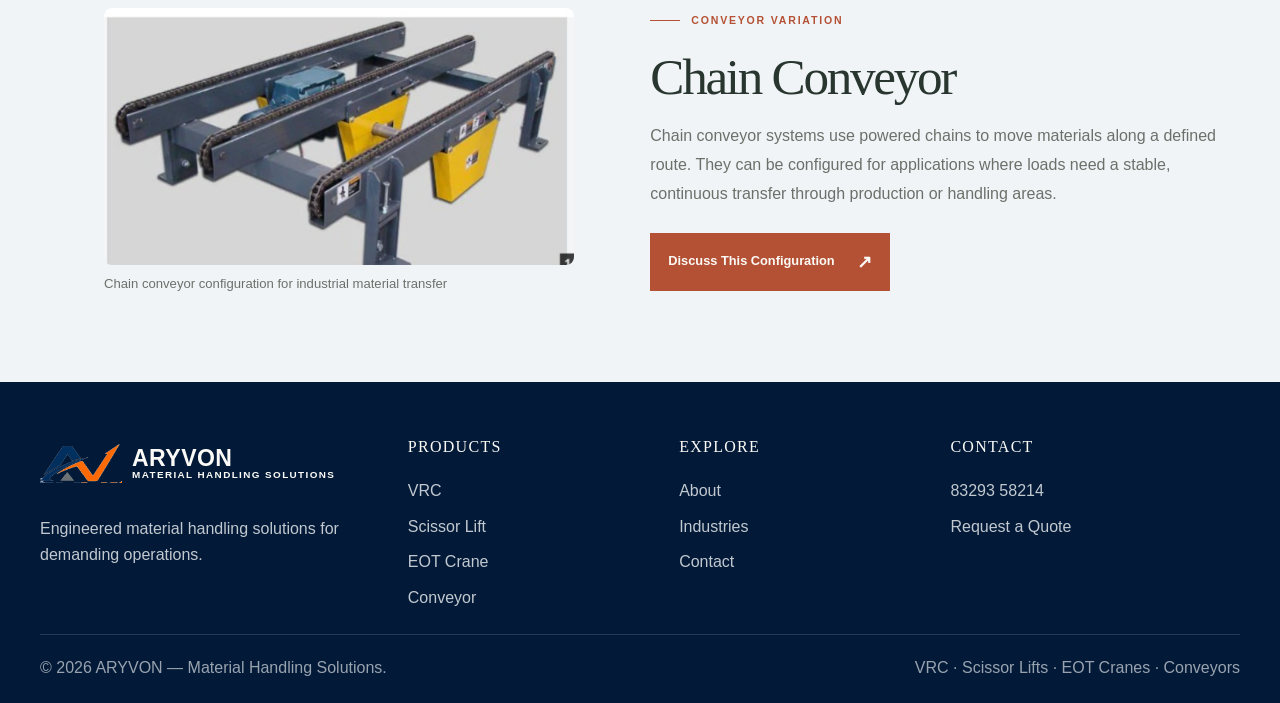
<file: conveyor.html>
<!DOCTYPE html>
<html lang="en">
  <head>
    <meta charset="UTF-8" />
    <meta name="viewport" content="width=device-width, initial-scale=1.0" />
    <title>Industrial Conveyors | Aryvon</title>
    <link rel="icon" type="image/png" href="assets/images/brand/aryvon-favicon.png" />
    <meta name="description" content="Explore ARYVON roller and chain conveyor systems for production and distribution material flow." />
    <link rel="stylesheet" href="assets/css/styles.css" />
  </head>
  <body class="home-theme-page">
    <div class="site-shell">
      <div class="edition-bar"><div class="container edition-bar-inner"><span>Advanced Material Handling Solutions — VRC · Scissor Lifts · EOT Cranes · Conveyors</span><a class="edition-phone" href="tel:8329358214">83293 58214</a></div></div>
      <header class="topbar"><div class="container topbar-inner">
        <a href="index.html" class="brand" aria-label="Aryvon home"><img class="brand-logo" src="assets/images/brand/aryvon-logo.png" alt="" /><span class="brand-word"><strong>ARYVON</strong><span>Material Handling Solutions</span></span></a>
        <nav class="nav" aria-label="Main navigation">
          <a href="index.html">Home</a>
          <div class="nav-dropdown-wrapper"><a class="active" href="products.html">Products</a><button class="nav-dropdown-toggle" type="button" aria-label="Show product categories" aria-expanded="false"></button><div class="nav-dropdown">
            <a href="vrc.html"><span class="nav-dropdown-bullet" aria-hidden="true"></span><span><strong>VRC</strong><small>Vertical Reciprocating Conveyor</small></span></a>
            <a href="scissor-lift.html"><span class="nav-dropdown-bullet" aria-hidden="true"></span><span><strong>Scissor Lift</strong><small>Self-Propelled &amp; Floor-Mounted</small></span></a>
            <a href="eot-crane.html"><span class="nav-dropdown-bullet" aria-hidden="true"></span><span><strong>EOT Crane</strong><small>Single Girder &amp; Double Girder</small></span></a>
            <a href="conveyor.html"><span class="nav-dropdown-bullet" aria-hidden="true"></span><span><strong>Conveyor</strong><small>Roller &amp; Chain Conveyor</small></span></a>
            <a class="nav-dropdown-all" href="products.html">View All Products <span aria-hidden="true">→</span></a>
          </div></div>
          <a href="industries.html">Industries</a><a href="about.html">About</a><a href="contact.html">Contact</a>
        </nav>
        <a class="btn btn--orange home-header-cta" href="quote.html">Request a Quote <span aria-hidden="true">↗</span></a><button class="menu-toggle" type="button" aria-label="Toggle menu" aria-expanded="false">☰</button>
      </div></header>
      <main>
        <section class="page-hero"><div class="container hero-box"><div class="breadcrumbs"><a href="index.html">Home</a> / <a href="products.html">Products</a> / <span>Conveyor</span></div><h1>Industrial Conveyor Systems</h1></div></section>
        <section class="section"><div class="container product-detail-layout">
          <div class="product-detail-image"><img src="assets/images/products/chain-conveyor-working.png" alt="Industrial chain conveyor moving materials in a production facility" /></div>
          <div class="product-detail-copy"><p class="editorial-kicker"><span></span> Continuous Material Flow</p><h2>Keep your operations moving.</h2><p>ARYVON conveyor systems move goods and components across production lines and distribution facilities. Conveyor layouts can support sorting, staging, dispatch, and continuous material flow.</p><h3>Conveyor options</h3><ul class="list-check"><li>Roller conveyor systems</li><li>Chain conveyor systems</li><li>Layout planned around your goods and process flow</li></ul><div class="product-detail-actions"><a class="editorial-button" href="quote.html">Request a Quote <span aria-hidden="true">↗</span></a><a class="editorial-underlink" href="products.html">All Products <span aria-hidden="true">→</span></a></div></div>
        </div></section>
        <section class="section vrc-variation-section">
          <div class="container vrc-variation-layout">
            <div class="vrc-variation-copy">
              <p class="editorial-kicker"><span></span> Conveyor Variation</p>
              <h2>Roller Conveyor</h2>
              <p>Roller conveyor sections support the controlled movement of cartons and other unit loads between work areas. They can be arranged to fit sorting, staging, packing, and dispatch workflows.</p>
              <a class="editorial-button" href="quote.html">Discuss This Configuration <span aria-hidden="true">↗</span></a>
            </div>
            <figure class="vrc-variation-image conveyor-variation-image">
              <img src="assets/images/products/roller-conveyor-line.png" alt="Roller conveyor system transporting boxes along a material handling line" loading="lazy" />
              <figcaption>Roller conveyor for carton and unit-load movement</figcaption>
            </figure>
          </div>
        </section>
        <section class="section">
          <div class="container vrc-variation-layout">
            <figure class="vrc-variation-image conveyor-variation-image">
              <img src="assets/images/products/chain-conveyor-variation.png" alt="Chain conveyor with parallel tracks for moving industrial materials" loading="lazy" />
              <figcaption>Chain conveyor configuration for industrial material transfer</figcaption>
            </figure>
            <div class="vrc-variation-copy">
              <p class="editorial-kicker"><span></span> Conveyor Variation</p>
              <h2>Chain Conveyor</h2>
              <p>Chain conveyor systems use powered chains to move materials along a defined route. They can be configured for applications where loads need a stable, continuous transfer through production or handling areas.</p>
              <a class="editorial-button" href="quote.html">Discuss This Configuration <span aria-hidden="true">↗</span></a>
            </div>
          </div>
        </section>
      </main>
      <footer class="footer"><div class="container"><div class="footer-grid"><div><a class="brand" href="index.html" aria-label="Aryvon home"><img class="brand-logo" src="assets/images/brand/aryvon-logo.png" alt="" /><span class="brand-word"><strong>ARYVON</strong><span>Material Handling Solutions</span></span></a><p>Engineered material handling solutions for demanding operations.</p></div><div><h4>Products</h4><ul class="footer-list"><li><a href="vrc.html">VRC</a></li><li><a href="scissor-lift.html">Scissor Lift</a></li><li><a href="eot-crane.html">EOT Crane</a></li><li><a href="conveyor.html">Conveyor</a></li></ul></div><div><h4>Explore</h4><ul class="footer-list"><li><a href="about.html">About</a></li><li><a href="industries.html">Industries</a></li><li><a href="contact.html">Contact</a></li></ul></div><div><h4>Contact</h4><ul class="footer-list"><li><a href="tel:8329358214">83293 58214</a></li><li><a href="quote.html">Request a Quote</a></li></ul></div></div><div class="footer-bottom"><span>© <span id="year"></span> ARYVON — Material Handling Solutions.</span><span>VRC · Scissor Lifts · EOT Cranes · Conveyors</span></div></div></footer>
    </div>
    <script src="assets/js/script.js"></script>
  </body>
</html>
</file>
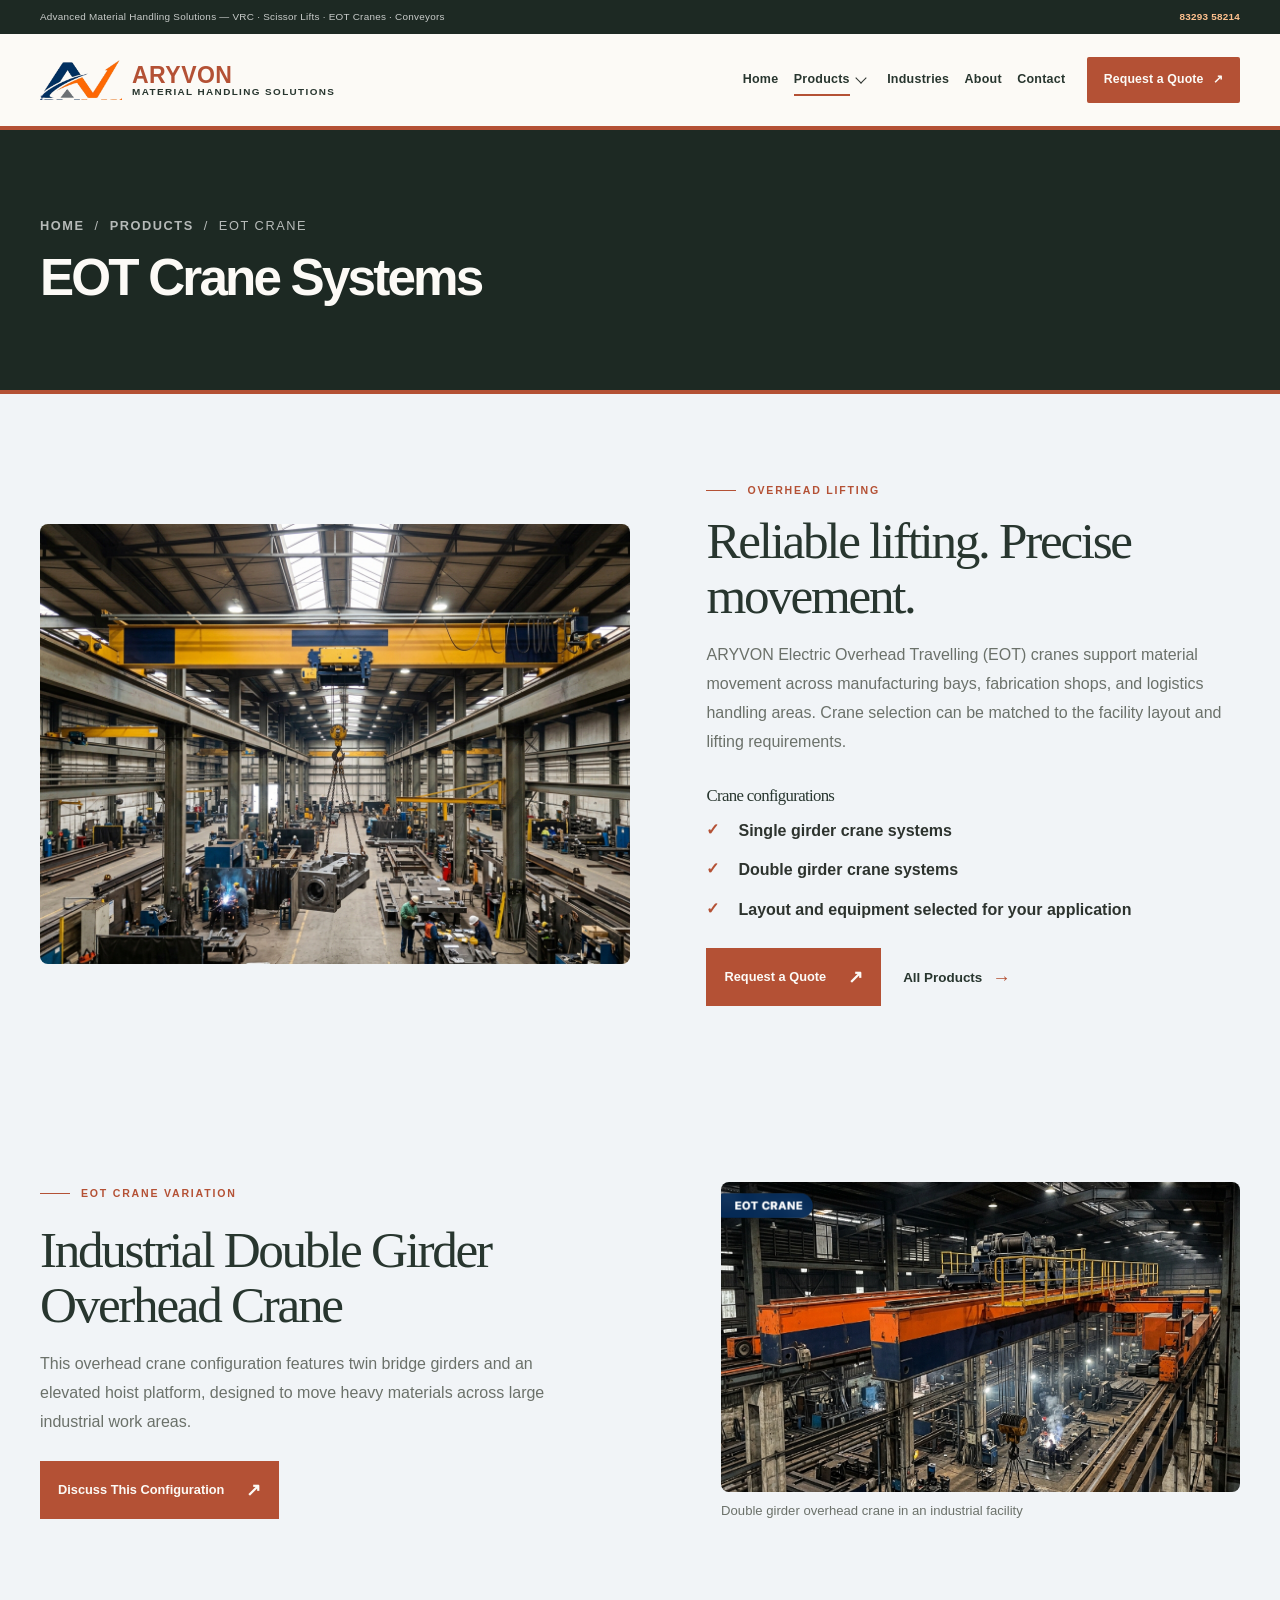
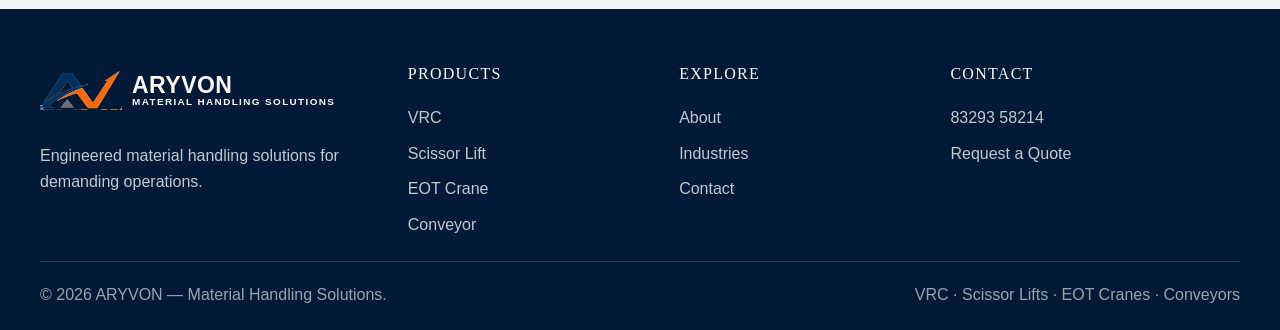
<file: eot-crane.html>
<!DOCTYPE html>
<html lang="en">
  <head>
    <meta charset="UTF-8" />
    <meta name="viewport" content="width=device-width, initial-scale=1.0" />
    <title>EOT Cranes | Aryvon</title>
    <link rel="icon" type="image/png" href="assets/images/brand/aryvon-favicon.png" />
    <meta name="description" content="Explore ARYVON electric overhead travelling cranes for industrial lifting and material movement." />
    <link rel="stylesheet" href="assets/css/styles.css" />
  </head>
  <body class="home-theme-page">
    <div class="site-shell">
      <div class="edition-bar"><div class="container edition-bar-inner"><span>Advanced Material Handling Solutions — VRC · Scissor Lifts · EOT Cranes · Conveyors</span><a class="edition-phone" href="tel:8329358214">83293 58214</a></div></div>
      <header class="topbar"><div class="container topbar-inner">
        <a href="index.html" class="brand" aria-label="Aryvon home"><img class="brand-logo" src="assets/images/brand/aryvon-logo.png" alt="" /><span class="brand-word"><strong>ARYVON</strong><span>Material Handling Solutions</span></span></a>
        <nav class="nav" aria-label="Main navigation">
          <a href="index.html">Home</a>
          <div class="nav-dropdown-wrapper"><a class="active" href="products.html">Products</a><button class="nav-dropdown-toggle" type="button" aria-label="Show product categories" aria-expanded="false"></button><div class="nav-dropdown">
            <a href="vrc.html"><span class="nav-dropdown-bullet" aria-hidden="true"></span><span><strong>VRC</strong><small>Vertical Reciprocating Conveyor</small></span></a>
            <a href="scissor-lift.html"><span class="nav-dropdown-bullet" aria-hidden="true"></span><span><strong>Scissor Lift</strong><small>Self-Propelled &amp; Floor-Mounted</small></span></a>
            <a href="eot-crane.html"><span class="nav-dropdown-bullet" aria-hidden="true"></span><span><strong>EOT Crane</strong><small>Single Girder &amp; Double Girder</small></span></a>
            <a href="conveyor.html"><span class="nav-dropdown-bullet" aria-hidden="true"></span><span><strong>Conveyor</strong><small>Roller &amp; Chain Conveyor</small></span></a>
            <a class="nav-dropdown-all" href="products.html">View All Products <span aria-hidden="true">→</span></a>
          </div></div>
          <a href="industries.html">Industries</a><a href="about.html">About</a><a href="contact.html">Contact</a>
        </nav>
        <a class="btn btn--orange home-header-cta" href="quote.html">Request a Quote <span aria-hidden="true">↗</span></a><button class="menu-toggle" type="button" aria-label="Toggle menu" aria-expanded="false">☰</button>
      </div></header>
      <main>
        <section class="page-hero"><div class="container hero-box"><div class="breadcrumbs"><a href="index.html">Home</a> / <a href="products.html">Products</a> / <span>EOT Crane</span></div><h1>EOT Crane Systems</h1></div></section>
        <section class="section"><div class="container product-detail-layout">
          <div class="product-detail-image"><img src="assets/images/products/eot-single-girder.jpg" alt="Electric overhead travelling crane for an industrial facility" /></div>
          <div class="product-detail-copy"><p class="editorial-kicker"><span></span> Overhead Lifting</p><h2>Reliable lifting. Precise movement.</h2><p>ARYVON Electric Overhead Travelling (EOT) cranes support material movement across manufacturing bays, fabrication shops, and logistics handling areas. Crane selection can be matched to the facility layout and lifting requirements.</p><h3>Crane configurations</h3><ul class="list-check"><li>Single girder crane systems</li><li>Double girder crane systems</li><li>Layout and equipment selected for your application</li></ul><div class="product-detail-actions"><a class="editorial-button" href="quote.html">Request a Quote <span aria-hidden="true">↗</span></a><a class="editorial-underlink" href="products.html">All Products <span aria-hidden="true">→</span></a></div></div>
        </div></section>
        <section class="section vrc-variation-section">
          <div class="container vrc-variation-layout">
            <div class="vrc-variation-copy">
              <p class="editorial-kicker"><span></span> EOT Crane Variation</p>
              <h2>Industrial Double Girder Overhead Crane</h2>
              <p>This overhead crane configuration features twin bridge girders and an elevated hoist platform, designed to move heavy materials across large industrial work areas.</p>
              <a class="editorial-button" href="quote.html">Discuss This Configuration <span aria-hidden="true">↗</span></a>
            </div>
            <figure class="vrc-variation-image">
              <img src="assets/images/products/eot-double-girder-variation.png" alt="Orange double girder overhead crane spanning an industrial factory" loading="lazy" />
              <figcaption>Double girder overhead crane in an industrial facility</figcaption>
            </figure>
          </div>
        </section>
      </main>
      <footer class="footer"><div class="container"><div class="footer-grid"><div><a class="brand" href="index.html" aria-label="Aryvon home"><img class="brand-logo" src="assets/images/brand/aryvon-logo.png" alt="" /><span class="brand-word"><strong>ARYVON</strong><span>Material Handling Solutions</span></span></a><p>Engineered material handling solutions for demanding operations.</p></div><div><h4>Products</h4><ul class="footer-list"><li><a href="vrc.html">VRC</a></li><li><a href="scissor-lift.html">Scissor Lift</a></li><li><a href="eot-crane.html">EOT Crane</a></li><li><a href="conveyor.html">Conveyor</a></li></ul></div><div><h4>Explore</h4><ul class="footer-list"><li><a href="about.html">About</a></li><li><a href="industries.html">Industries</a></li><li><a href="contact.html">Contact</a></li></ul></div><div><h4>Contact</h4><ul class="footer-list"><li><a href="tel:8329358214">83293 58214</a></li><li><a href="quote.html">Request a Quote</a></li></ul></div></div><div class="footer-bottom"><span>© <span id="year"></span> ARYVON — Material Handling Solutions.</span><span>VRC · Scissor Lifts · EOT Cranes · Conveyors</span></div></div></footer>
    </div>
    <script src="assets/js/script.js"></script>
  </body>
</html>
</file>
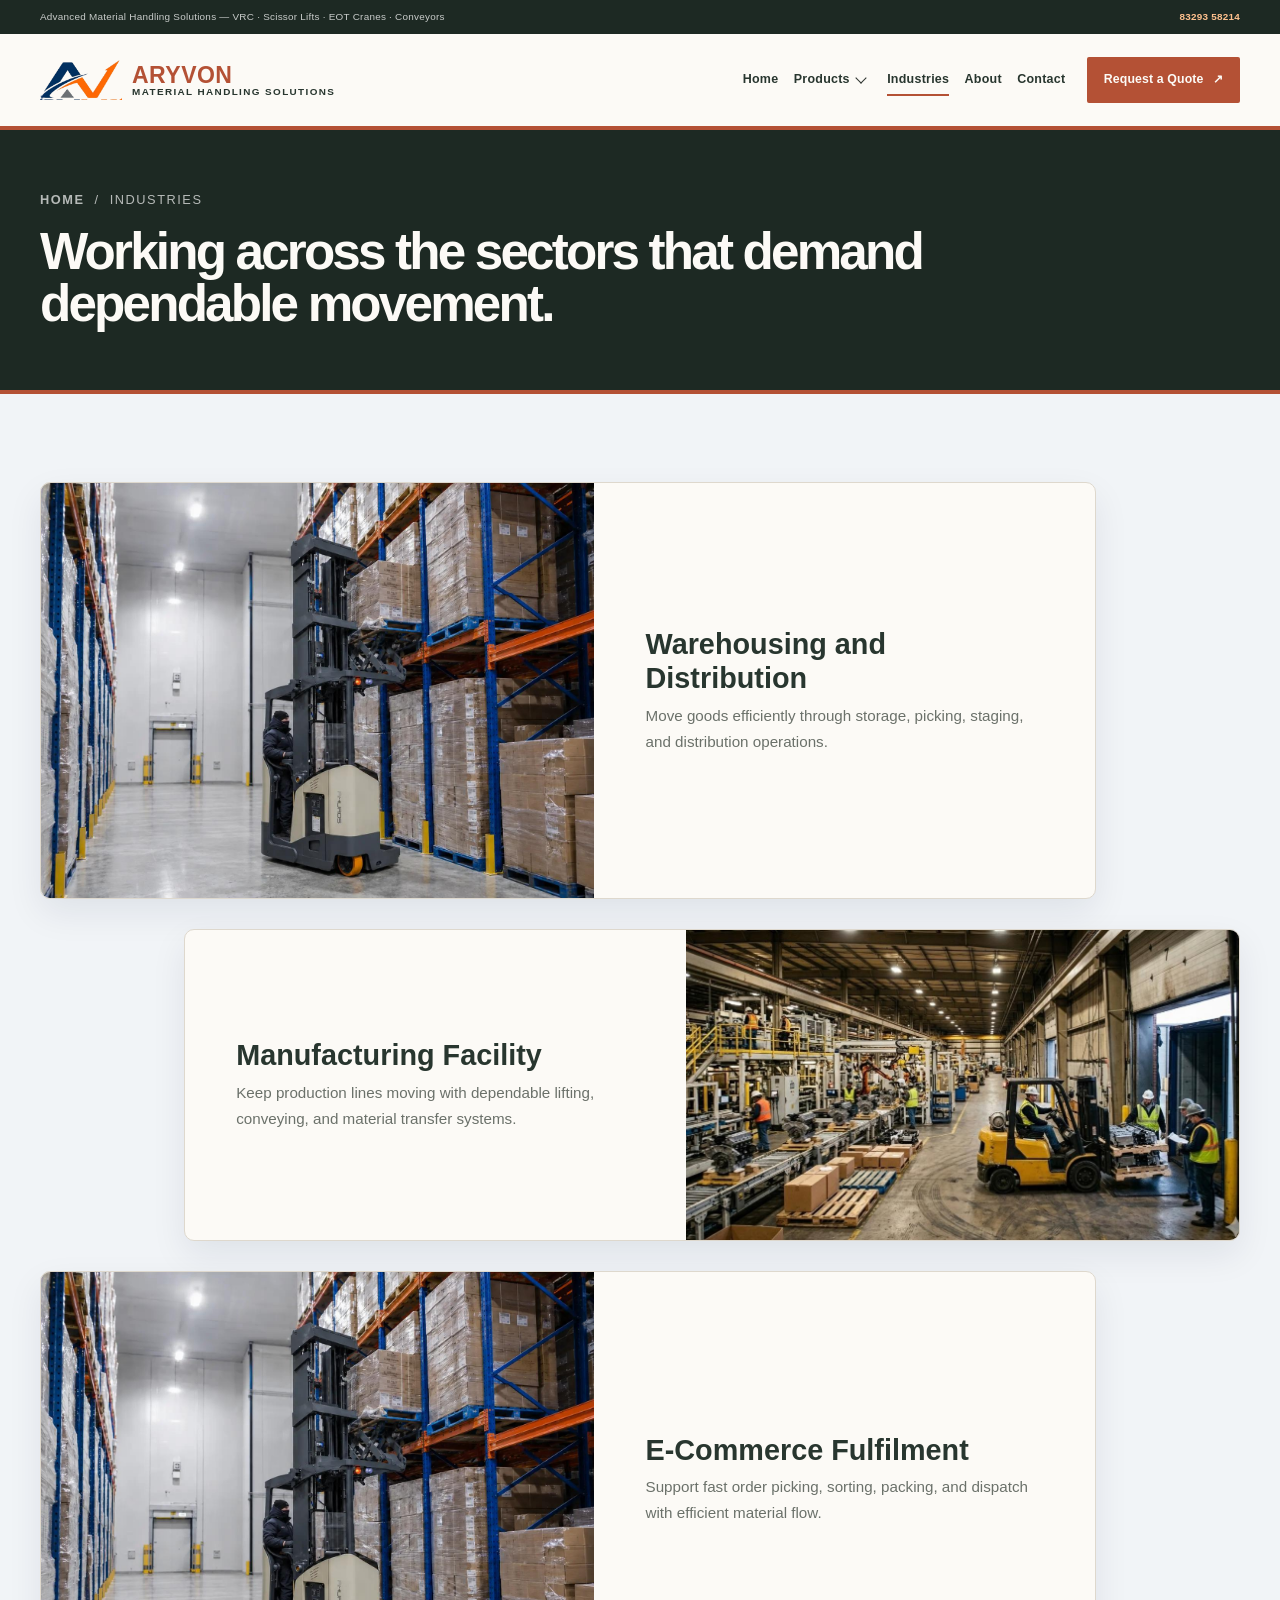
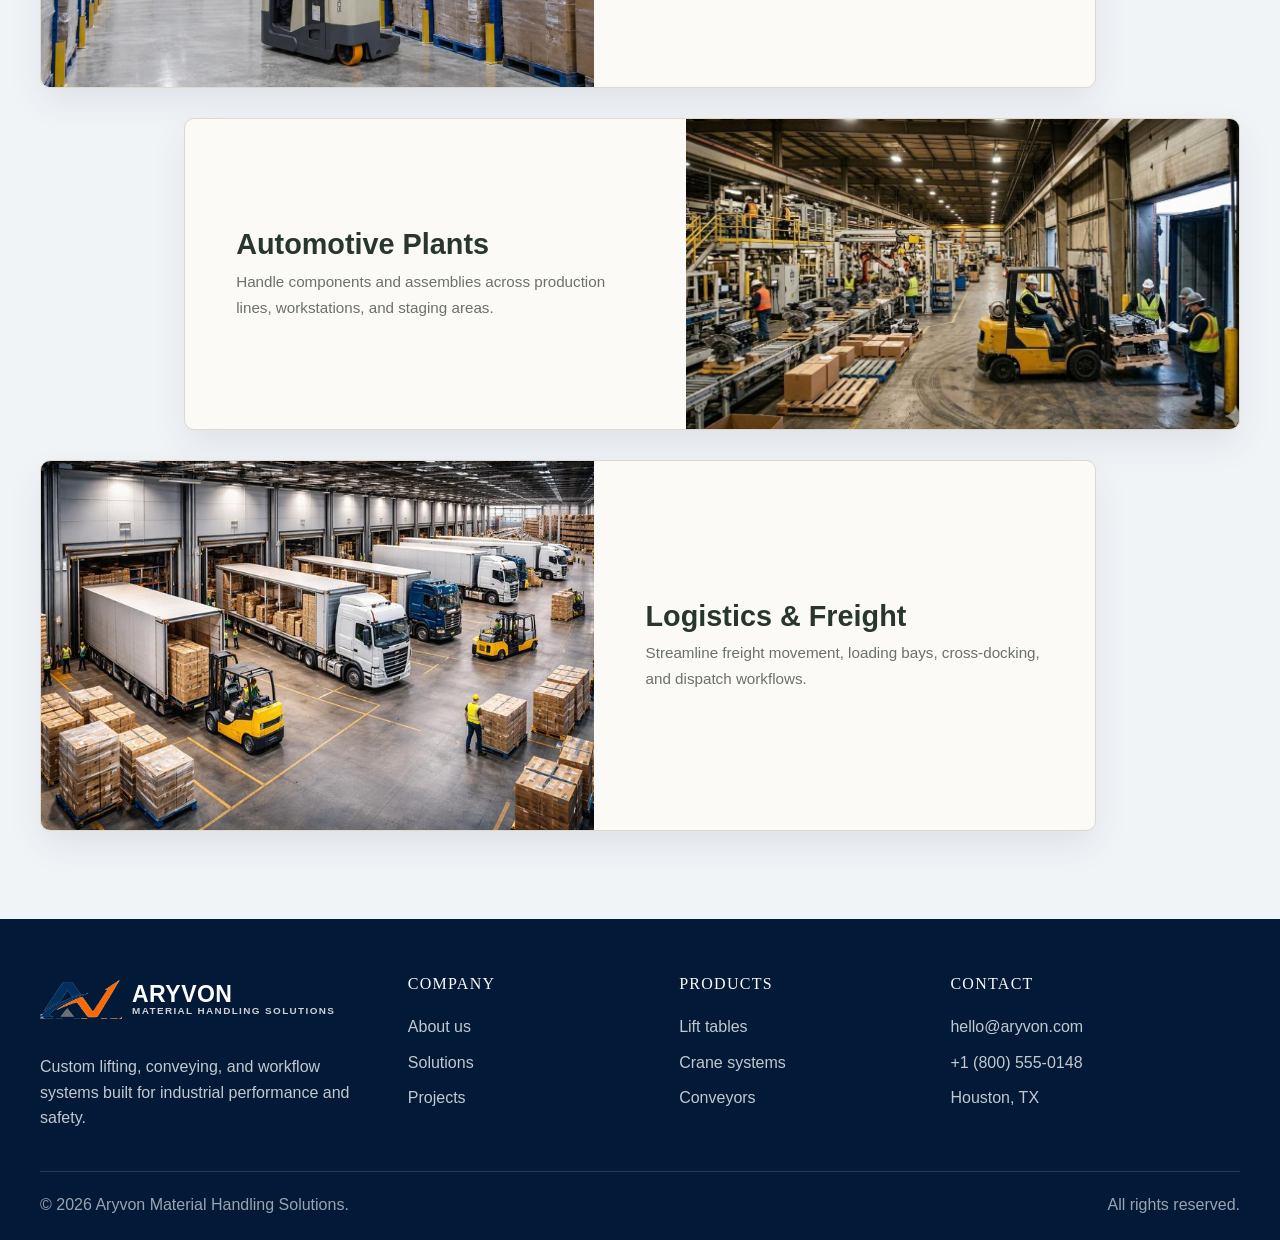
<file: industries.html>
<!DOCTYPE html>
<html lang="en">
  <head>
    <meta charset="UTF-8" />
    <meta name="viewport" content="width=device-width, initial-scale=1.0" />
    <title>Industries | Aryvon</title>
    <link rel="icon" type="image/png" href="assets/images/brand/aryvon-favicon.png" />
    <link rel="stylesheet" href="assets/css/styles.css" />
  </head>
  <body class="home-theme-page industries-page">
    <div class="site-shell">
      <div class="edition-bar">
        <div class="container edition-bar-inner">
          <span>Advanced Material Handling Solutions — VRC · Scissor Lifts · EOT Cranes · Conveyors</span>
          <a class="edition-phone" href="tel:8329358214">83293 58214</a>
        </div>
      </div>
      <header class="topbar">
        <div class="container topbar-inner">
          <a href="index.html" class="brand" aria-label="Aryvon home">
            <img class="brand-logo" src="assets/images/brand/aryvon-logo.png" alt="" />
            <span class="brand-word">
              <strong>ARYVON</strong>
              <span>Material Handling Solutions</span>
            </span>
          </a>
          <nav class="nav" aria-label="Main navigation">
            <a href="index.html">Home</a>
            
            
            <div class="nav-dropdown-wrapper">
              <a href="products.html">Products</a>
              <button class="nav-dropdown-toggle" type="button" aria-label="Show product categories" aria-expanded="false"></button>
              <div class="nav-dropdown">
                <a href="vrc.html"><span class="nav-dropdown-bullet" aria-hidden="true"></span><span><strong>VRC</strong><small>Vertical Reciprocating Conveyor</small></span></a>
                <a href="scissor-lift.html"><span class="nav-dropdown-bullet" aria-hidden="true"></span><span><strong>Scissor Lift</strong><small>Self-Propelled &amp; Floor-Mounted</small></span></a>
                <a href="eot-crane.html"><span class="nav-dropdown-bullet" aria-hidden="true"></span><span><strong>EOT Crane</strong><small>Single Girder &amp; Double Girder</small></span></a>
                <a href="conveyor.html"><span class="nav-dropdown-bullet" aria-hidden="true"></span><span><strong>Conveyor</strong><small>Roller &amp; Chain Conveyor</small></span></a>
                <a class="nav-dropdown-all" href="products.html">View All Products <span aria-hidden="true">→</span></a>
              </div>
            </div>
           
            <a class="active" href="industries.html">Industries</a>
            <a href="about.html">About</a>
            <a href="contact.html">Contact</a>
          </nav>
          <a class="btn btn--orange home-header-cta" href="quote.html">Request a Quote <span aria-hidden="true">↗</span></a>
          <button class="menu-toggle" type="button" aria-label="Toggle menu" aria-expanded="false">☰</button>
        </div>
      </header>

      <main>
        <section class="page-hero">
          <div class="container hero-box">
            <div class="breadcrumbs"><a href="index.html">Home</a> / <span>Industries</span></div>
            <h1>Working across the sectors that demand dependable movement.</h1>
          </div>
        </section>

        <section class="section">
          <div class="container">
            <div class="home-industry-grid industries-zigzag-list">
              <article class="home-industry-card industry-zigzag-card">
                <img src="assets/images/industries/warehousing.jpg" alt="Warehouse storage and material handling operations" loading="lazy" />
                <span><strong>Warehousing and Distribution</strong><small>Move goods efficiently through storage, picking, staging, and distribution operations.</small></span>
              </article>
              <article class="home-industry-card industry-zigzag-card">
                <img src="assets/images/industries/manufacturing.jpg" alt="Manufacturing facility with production and material handling operations" loading="lazy" />
                <span><strong>Manufacturing Facility</strong><small>Keep production lines moving with dependable lifting, conveying, and material transfer systems.</small></span>
              </article>
              <article class="home-industry-card industry-zigzag-card">
                <img src="assets/images/industries/warehousing.jpg" alt="Warehouse operations supporting e-commerce order fulfilment" loading="lazy" />
                <span><strong>E-Commerce Fulfilment</strong><small>Support fast order picking, sorting, packing, and dispatch with efficient material flow.</small></span>
              </article>
              <article class="home-industry-card industry-zigzag-card">
                <img src="assets/images/industries/manufacturing.jpg" alt="Industrial production floor representing automotive plant operations" loading="lazy" />
                <span><strong>Automotive Plants</strong><small>Handle components and assemblies across production lines, workstations, and staging areas.</small></span>
              </article>
              <article class="home-industry-card industry-zigzag-card">
                <img src="assets/images/industries/logistics.jpg" alt="Freight trucks and loading bays at a logistics facility" loading="lazy" />
                <span><strong>Logistics &amp; Freight</strong><small>Streamline freight movement, loading bays, cross-docking, and dispatch workflows.</small></span>
              </article>
            </div>
          </div>
        </section>
      </main>

      <footer class="footer">
        <div class="container">
          <div class="footer-grid">
            <div>
              <div class="brand" aria-label="Aryvon home">
                <img class="brand-logo" src="assets/images/brand/aryvon-logo.png" alt="" />
                <span class="brand-word">
                  <strong style="color: white;">ARYVON</strong>
                  <span style="color: rgba(255,255,255,.8);">Material Handling Solutions</span>
                </span>
              </div>
              <p style="margin-top: 18px; max-width: 320px;">Custom lifting, conveying, and workflow systems built for industrial performance and safety.</p>
            </div>
            <div>
              <h4>Company</h4>
              <ul class="footer-list">
                <li><a href="about.html">About us</a></li>
                <li><a href="solutions.html">Solutions</a></li>
                <li><a href="projects.html">Projects</a></li>
              </ul>
            </div>
            <div>
              <h4>Products</h4>
              <ul class="footer-list">
                <li><a href="products.html">Lift tables</a></li>
                <li><a href="products.html">Crane systems</a></li>
                <li><a href="products.html">Conveyors</a></li>
              </ul>
            </div>
            <div>
              <h4>Contact</h4>
              <ul class="footer-list">
                <li>hello@aryvon.com</li>
                <li>+1 (800) 555-0148</li>
                <li>Houston, TX</li>
              </ul>
            </div>
          </div>
          <div class="footer-bottom">
            <span>© <span id="year"></span> Aryvon Material Handling Solutions.</span>
            <span>All rights reserved.</span>
          </div>
        </div>
      </footer>
    </div>
    <script src="assets/js/script.js"></script>
  </body>
</html>
</file>
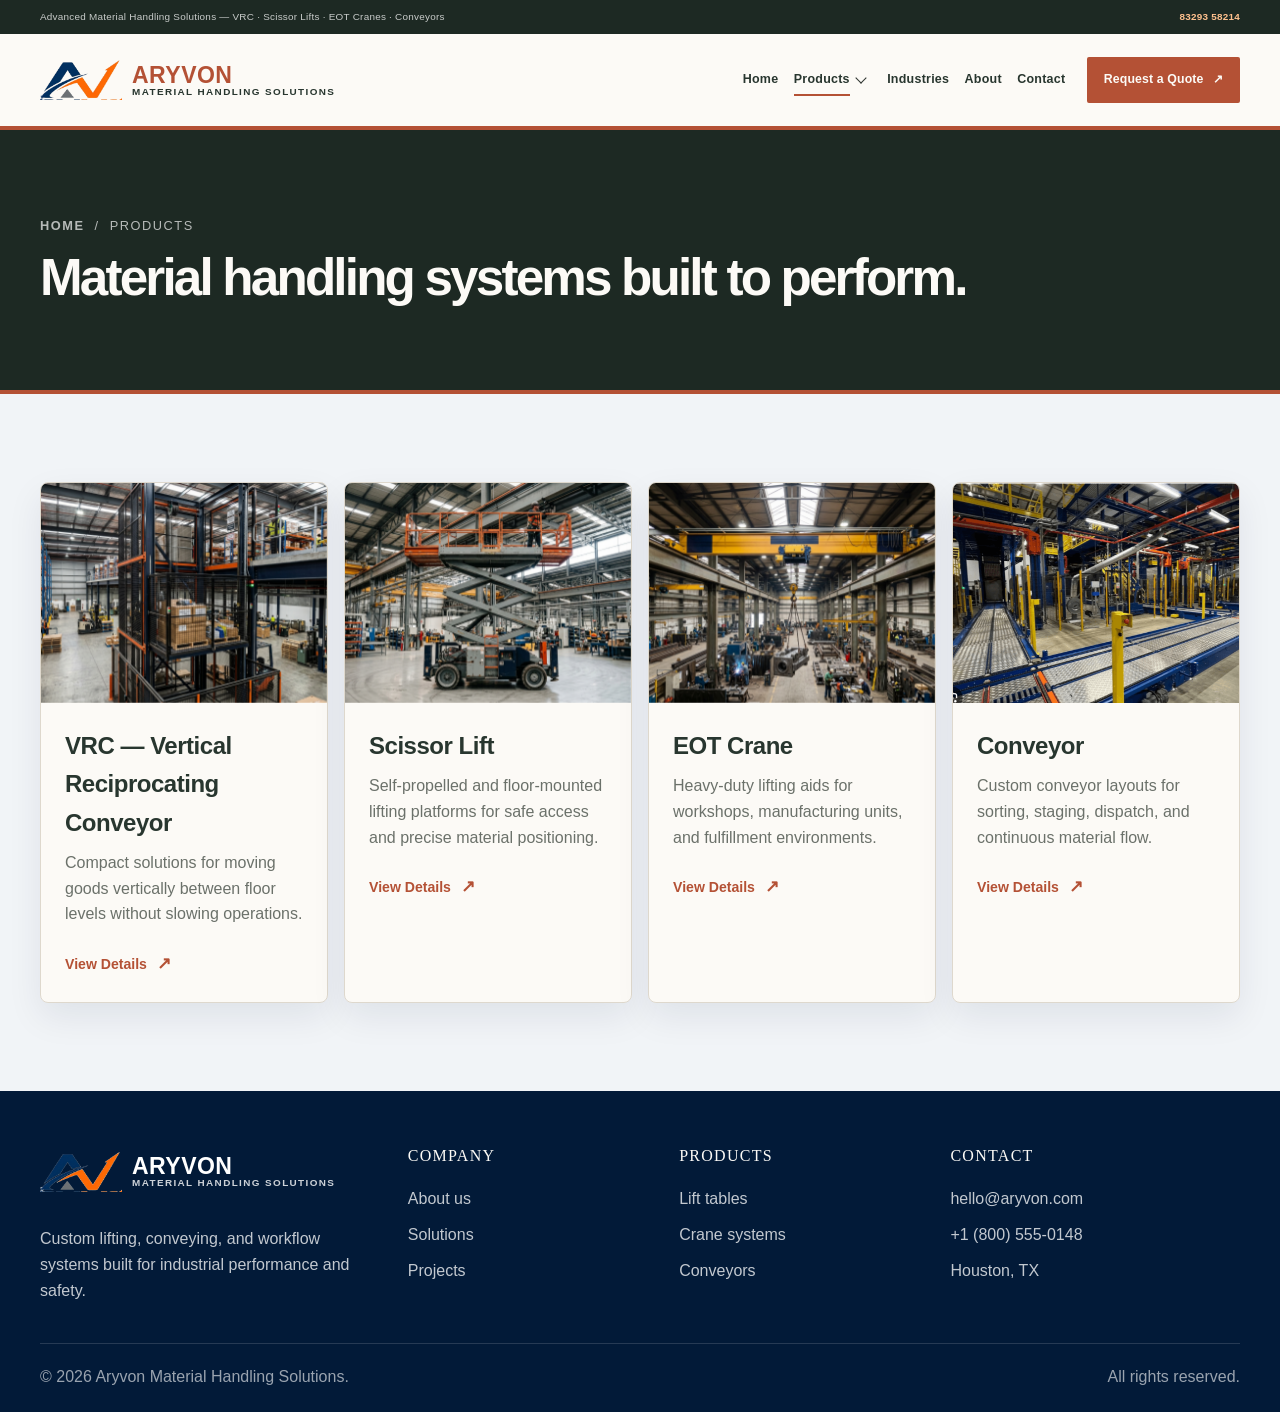
<file: products.html>
<!DOCTYPE html>
<html lang="en">
  <head>
    <meta charset="UTF-8" />
    <meta name="viewport" content="width=device-width, initial-scale=1.0" />
    <title>Products | Aryvon</title>
    <link rel="icon" type="image/png" href="assets/images/brand/aryvon-favicon.png" />
    <link rel="stylesheet" href="assets/css/styles.css" />
  </head>
  <body class="home-theme-page">
    <div class="site-shell">
      <div class="edition-bar">
        <div class="container edition-bar-inner">
          <span>Advanced Material Handling Solutions — VRC · Scissor Lifts · EOT Cranes · Conveyors</span>
          <a class="edition-phone" href="tel:8329358214">83293 58214</a>
        </div>
      </div>
      <header class="topbar">
        <div class="container topbar-inner">
          <a href="index.html" class="brand" aria-label="Aryvon home">
            <img class="brand-logo" src="assets/images/brand/aryvon-logo.png" alt="" />
            <span class="brand-word">
              <strong>ARYVON</strong>
              <span>Material Handling Solutions</span>
            </span>
          </a>
          <nav class="nav" aria-label="Main navigation">
            <a href="index.html">Home</a>
            <div class="nav-dropdown-wrapper">
              <a class="active" href="products.html">Products</a>
              <button class="nav-dropdown-toggle" type="button" aria-label="Show product categories" aria-expanded="false"></button>
              <div class="nav-dropdown">
                <a href="vrc.html"><span class="nav-dropdown-bullet" aria-hidden="true"></span><span><strong>VRC</strong><small>Vertical Reciprocating Conveyor</small></span></a>
                <a href="scissor-lift.html"><span class="nav-dropdown-bullet" aria-hidden="true"></span><span><strong>Scissor Lift</strong><small>Self-Propelled &amp; Floor-Mounted</small></span></a>
                <a href="eot-crane.html"><span class="nav-dropdown-bullet" aria-hidden="true"></span><span><strong>EOT Crane</strong><small>Single Girder &amp; Double Girder</small></span></a>
                <a href="conveyor.html"><span class="nav-dropdown-bullet" aria-hidden="true"></span><span><strong>Conveyor</strong><small>Roller &amp; Chain Conveyor</small></span></a>
                <a class="nav-dropdown-all" href="products.html">View All Products <span aria-hidden="true">→</span></a>
              </div>
            </div>
            <a href="industries.html">Industries</a>
            <a href="about.html">About</a>
            <a href="contact.html">Contact</a>
          </nav>
          <a class="btn btn--orange home-header-cta" href="quote.html">Request a Quote <span aria-hidden="true">↗</span></a>
          <button class="menu-toggle" type="button" aria-label="Toggle menu" aria-expanded="false">☰</button>
        </div>
      </header>

      <main>
        <section class="page-hero">
          <div class="container hero-box">
            <div class="breadcrumbs"><a href="index.html">Home</a> / <span>Products</span></div>
            <h1>Material handling systems built to perform.</h1>
          </div>
        </section>

        <section class="section">
          <div class="container grid-4">
            <article class="card" id="vrc">
              <div class="media product-image"><img src="assets/images/products/vrc-goods-lift.jpg" alt="ARYVON vertical reciprocating conveyor in a warehouse" loading="lazy" /></div>
              <div class="content">
                <h3>VRC — Vertical Reciprocating Conveyor</h3>
                <p>Compact solutions for moving goods vertically between floor levels without slowing operations.</p>
                <a class="product-details-link" href="vrc.html">View Details <span aria-hidden="true">↗</span></a>
              </div>
            </article>
            <article class="card" id="scissor-lift">
              <div class="media product-image"><img src="assets/images/products/scissor-self-propelled.jpg" alt="ARYVON self-propelled scissor lift" loading="lazy" /></div>
              <div class="content">
                <h3>Scissor Lift</h3>
                <p>Self-propelled and floor-mounted lifting platforms for safe access and precise material positioning.</p>
                <a class="product-details-link" href="scissor-lift.html">View Details <span aria-hidden="true">↗</span></a>
              </div>
            </article>
            <article class="card" id="eot-crane">
              <div class="media product-image"><img src="assets/images/products/eot-single-girder.jpg" alt="ARYVON EOT single girder crane" loading="lazy" /></div>
              <div class="content">
                <h3>EOT Crane</h3>
                <p>Heavy-duty lifting aids for workshops, manufacturing units, and fulfillment environments.</p>
                <a class="product-details-link" href="eot-crane.html">View Details <span aria-hidden="true">↗</span></a>
              </div>
            </article>
            <article class="card" id="conveyor">
              <div class="media product-image"><img src="assets/images/products/chain-conveyor-working.png" alt="Industrial chain conveyor operating in a production facility" loading="lazy" /></div>
              <div class="content">
                <h3>Conveyor</h3>
                <p>Custom conveyor layouts for sorting, staging, dispatch, and continuous material flow.</p>
                <a class="product-details-link" href="conveyor.html">View Details <span aria-hidden="true">↗</span></a>
              </div>
            </article>
          </div>
        </section>
      </main>

      <footer class="footer">
        <div class="container">
          <div class="footer-grid">
            <div>
              <div class="brand" aria-label="Aryvon home">
                <img class="brand-logo" src="assets/images/brand/aryvon-logo.png" alt="" />
                <span class="brand-word">
                  <strong style="color: white;">ARYVON</strong>
                  <span style="color: rgba(255,255,255,.8);">Material Handling Solutions</span>
                </span>
              </div>
              <p style="margin-top: 18px; max-width: 320px;">Custom lifting, conveying, and workflow systems built for industrial performance and safety.</p>
            </div>
            <div>
              <h4>Company</h4>
              <ul class="footer-list">
                <li><a href="about.html">About us</a></li>
                <li><a href="solutions.html">Solutions</a></li>
                <li><a href="projects.html">Projects</a></li>
              </ul>
            </div>
            <div>
              <h4>Products</h4>
              <ul class="footer-list">
                <li><a href="products.html">Lift tables</a></li>
                <li><a href="products.html">Crane systems</a></li>
                <li><a href="products.html">Conveyors</a></li>
              </ul>
            </div>
            <div>
              <h4>Contact</h4>
              <ul class="footer-list">
                <li>hello@aryvon.com</li>
                <li>+1 (800) 555-0148</li>
                <li>Houston, TX</li>
              </ul>
            </div>
          </div>
          <div class="footer-bottom">
            <span>© <span id="year"></span> Aryvon Material Handling Solutions.</span>
            <span>All rights reserved.</span>
          </div>
        </div>
      </footer>
    </div>
    <script src="assets/js/script.js"></script>
  </body>
</html>
</file>
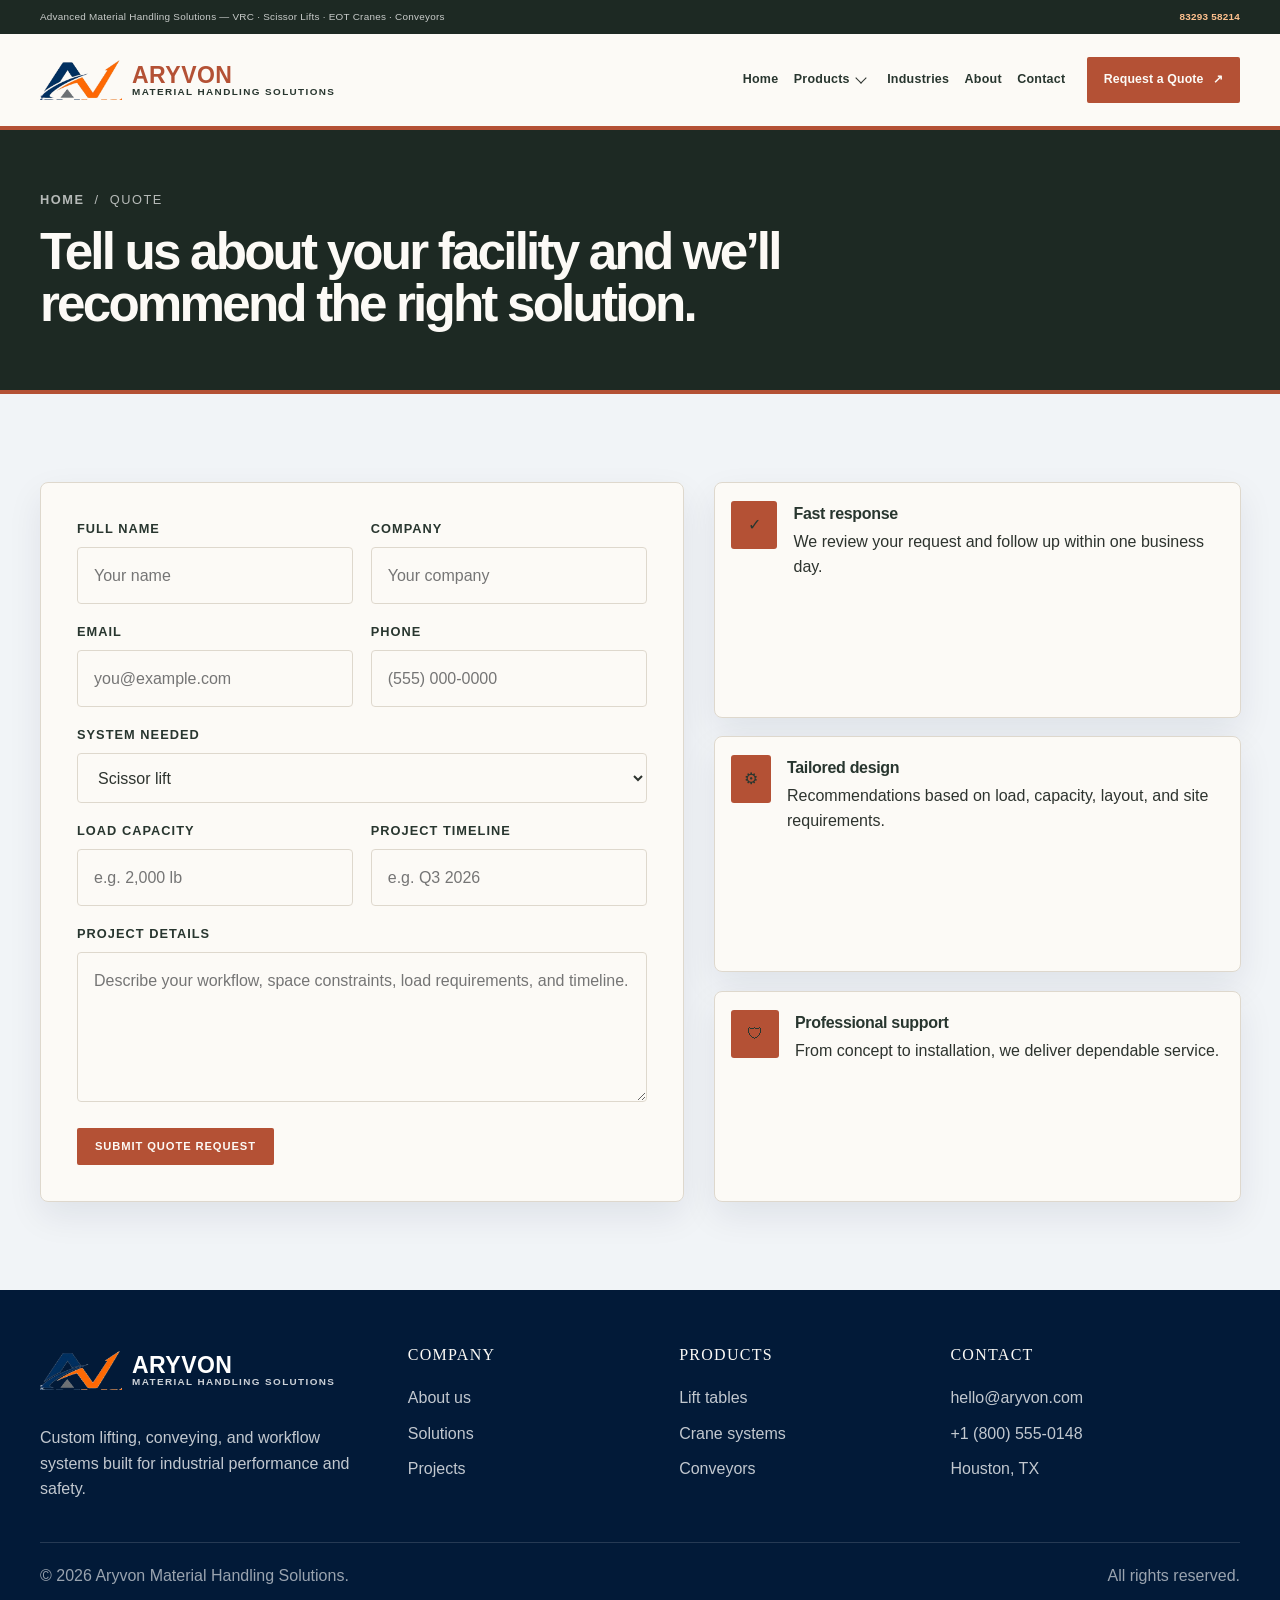
<file: quote.html>
<!DOCTYPE html>
<html lang="en">
  <head>
    <meta charset="UTF-8" />
    <meta name="viewport" content="width=device-width, initial-scale=1.0" />
    <title>Request a Quote | Aryvon</title>
    <link rel="icon" type="image/png" href="assets/images/brand/aryvon-favicon.png" />
    <link rel="stylesheet" href="assets/css/styles.css" />
  </head>
  <body class="home-theme-page">
    <div class="site-shell">
      <div class="edition-bar">
        <div class="container edition-bar-inner">
          <span>Advanced Material Handling Solutions — VRC · Scissor Lifts · EOT Cranes · Conveyors</span>
          <a class="edition-phone" href="tel:8329358214">83293 58214</a>
        </div>
      </div>
      <header class="topbar">
        <div class="container topbar-inner">
          <a href="index.html" class="brand" aria-label="Aryvon home">
            <img class="brand-logo" src="assets/images/brand/aryvon-logo.png" alt="" />
            <span class="brand-word">
              <strong>ARYVON</strong>
              <span>Material Handling Solutions</span>
            </span>
          </a>
          <nav class="nav" aria-label="Main navigation">
            <a href="index.html">Home</a>
            <div class="nav-dropdown-wrapper">
              <a href="products.html">Products</a>
              <button class="nav-dropdown-toggle" type="button" aria-label="Show product categories" aria-expanded="false"></button>
              <div class="nav-dropdown">
                <a href="vrc.html"><span class="nav-dropdown-bullet" aria-hidden="true"></span><span><strong>VRC</strong><small>Vertical Reciprocating Conveyor</small></span></a>
                <a href="scissor-lift.html"><span class="nav-dropdown-bullet" aria-hidden="true"></span><span><strong>Scissor Lift</strong><small>Self-Propelled &amp; Floor-Mounted</small></span></a>
                <a href="eot-crane.html"><span class="nav-dropdown-bullet" aria-hidden="true"></span><span><strong>EOT Crane</strong><small>Single Girder &amp; Double Girder</small></span></a>
                <a href="conveyor.html"><span class="nav-dropdown-bullet" aria-hidden="true"></span><span><strong>Conveyor</strong><small>Roller &amp; Chain Conveyor</small></span></a>
                <a class="nav-dropdown-all" href="products.html">View All Products <span aria-hidden="true">→</span></a>
              </div>
            </div>
            
            <a href="industries.html">Industries</a>
            <a href="about.html">About</a>
            <a href="contact.html">Contact</a>
          </nav>
          <a class="btn btn--orange home-header-cta" href="quote.html">Request a Quote <span aria-hidden="true">↗</span></a>
          <button class="menu-toggle" type="button" aria-label="Toggle menu" aria-expanded="false">☰</button>
        </div>
      </header>

      <main>
        <section class="page-hero">
          <div class="container hero-box">
            <div class="breadcrumbs"><a href="index.html">Home</a> / <span>Quote</span></div>
            <h1>Tell us about your facility and we’ll recommend the right solution.</h1>
          </div>
        </section>

        <section class="section">
          <div class="container form-grid">
            <div class="form-card">
              <form>
                <div>
                  <label for="q-name">Full name</label>
                  <input id="q-name" type="text" placeholder="Your name" />
                </div>
                <div>
                  <label for="q-company">Company</label>
                  <input id="q-company" type="text" placeholder="Your company" />
                </div>
                <div>
                  <label for="q-email">Email</label>
                  <input id="q-email" type="email" placeholder="you@example.com" />
                </div>
                <div>
                  <label for="q-phone">Phone</label>
                  <input id="q-phone" type="tel" placeholder="(555) 000-0000" />
                </div>
                <div class="full">
                  <label for="q-type">System needed</label>
                  <select id="q-type">
                    <option>Scissor lift</option>
                    <option>Conveyor</option>
                    <option>Crane</option>
                    <option>Vertical reciprocating conveyor</option>
                    <option>Maintenance service</option>
                  </select>
                </div>
                <div>
                  <label for="q-capacity">Load capacity</label>
                  <input id="q-capacity" type="text" placeholder="e.g. 2,000 lb" />
                </div>
                <div>
                  <label for="q-timeline">Project timeline</label>
                  <input id="q-timeline" type="text" placeholder="e.g. Q3 2026" />
                </div>
                <div class="full">
                  <label for="q-details">Project details</label>
                  <textarea id="q-details" placeholder="Describe your workflow, space constraints, load requirements, and timeline."></textarea>
                </div>
                <div class="full">
                  <button class="btn btn--orange" type="button">Submit quote request</button>
                </div>
              </form>
            </div>

            <aside class="contact-list">
              <div class="contact-item">
                <div class="icon-wrap">✓</div>
                <div>
                  <strong>Fast response</strong>
                  We review your request and follow up within one business day.
                </div>
              </div>
              <div class="contact-item">
                <div class="icon-wrap">⚙</div>
                <div>
                  <strong>Tailored design</strong>
                  Recommendations based on load, capacity, layout, and site requirements.
                </div>
              </div>
              <div class="contact-item">
                <div class="icon-wrap">🛡</div>
                <div>
                  <strong>Professional support</strong>
                  From concept to installation, we deliver dependable service.
                </div>
              </div>
            </aside>
          </div>
        </section>
      </main>

      <footer class="footer">
        <div class="container">
          <div class="footer-grid">
            <div>
              <div class="brand" aria-label="Aryvon home">
                <img class="brand-logo" src="assets/images/brand/aryvon-logo.png" alt="" />
                <span class="brand-word">
                  <strong style="color: white;">ARYVON</strong>
                  <span style="color: rgba(255,255,255,.8);">Material Handling Solutions</span>
                </span>
              </div>
              <p style="margin-top: 18px; max-width: 320px;">Custom lifting, conveying, and workflow systems built for industrial performance and safety.</p>
            </div>
            <div>
              <h4>Company</h4>
              <ul class="footer-list">
                <li><a href="about.html">About us</a></li>
                <li><a href="solutions.html">Solutions</a></li>
                <li><a href="projects.html">Projects</a></li>
              </ul>
            </div>
            <div>
              <h4>Products</h4>
              <ul class="footer-list">
                <li><a href="products.html">Lift tables</a></li>
                <li><a href="products.html">Crane systems</a></li>
                <li><a href="products.html">Conveyors</a></li>
              </ul>
            </div>
            <div>
              <h4>Contact</h4>
              <ul class="footer-list">
                <li>hello@aryvon.com</li>
                <li>+1 (800) 555-0148</li>
                <li>Houston, TX</li>
              </ul>
            </div>
          </div>
          <div class="footer-bottom">
            <span>© <span id="year"></span> Aryvon Material Handling Solutions.</span>
            <span>All rights reserved.</span>
          </div>
        </div>
      </footer>
    </div>
    <script src="assets/js/script.js"></script>
  </body>
</html>
</file>
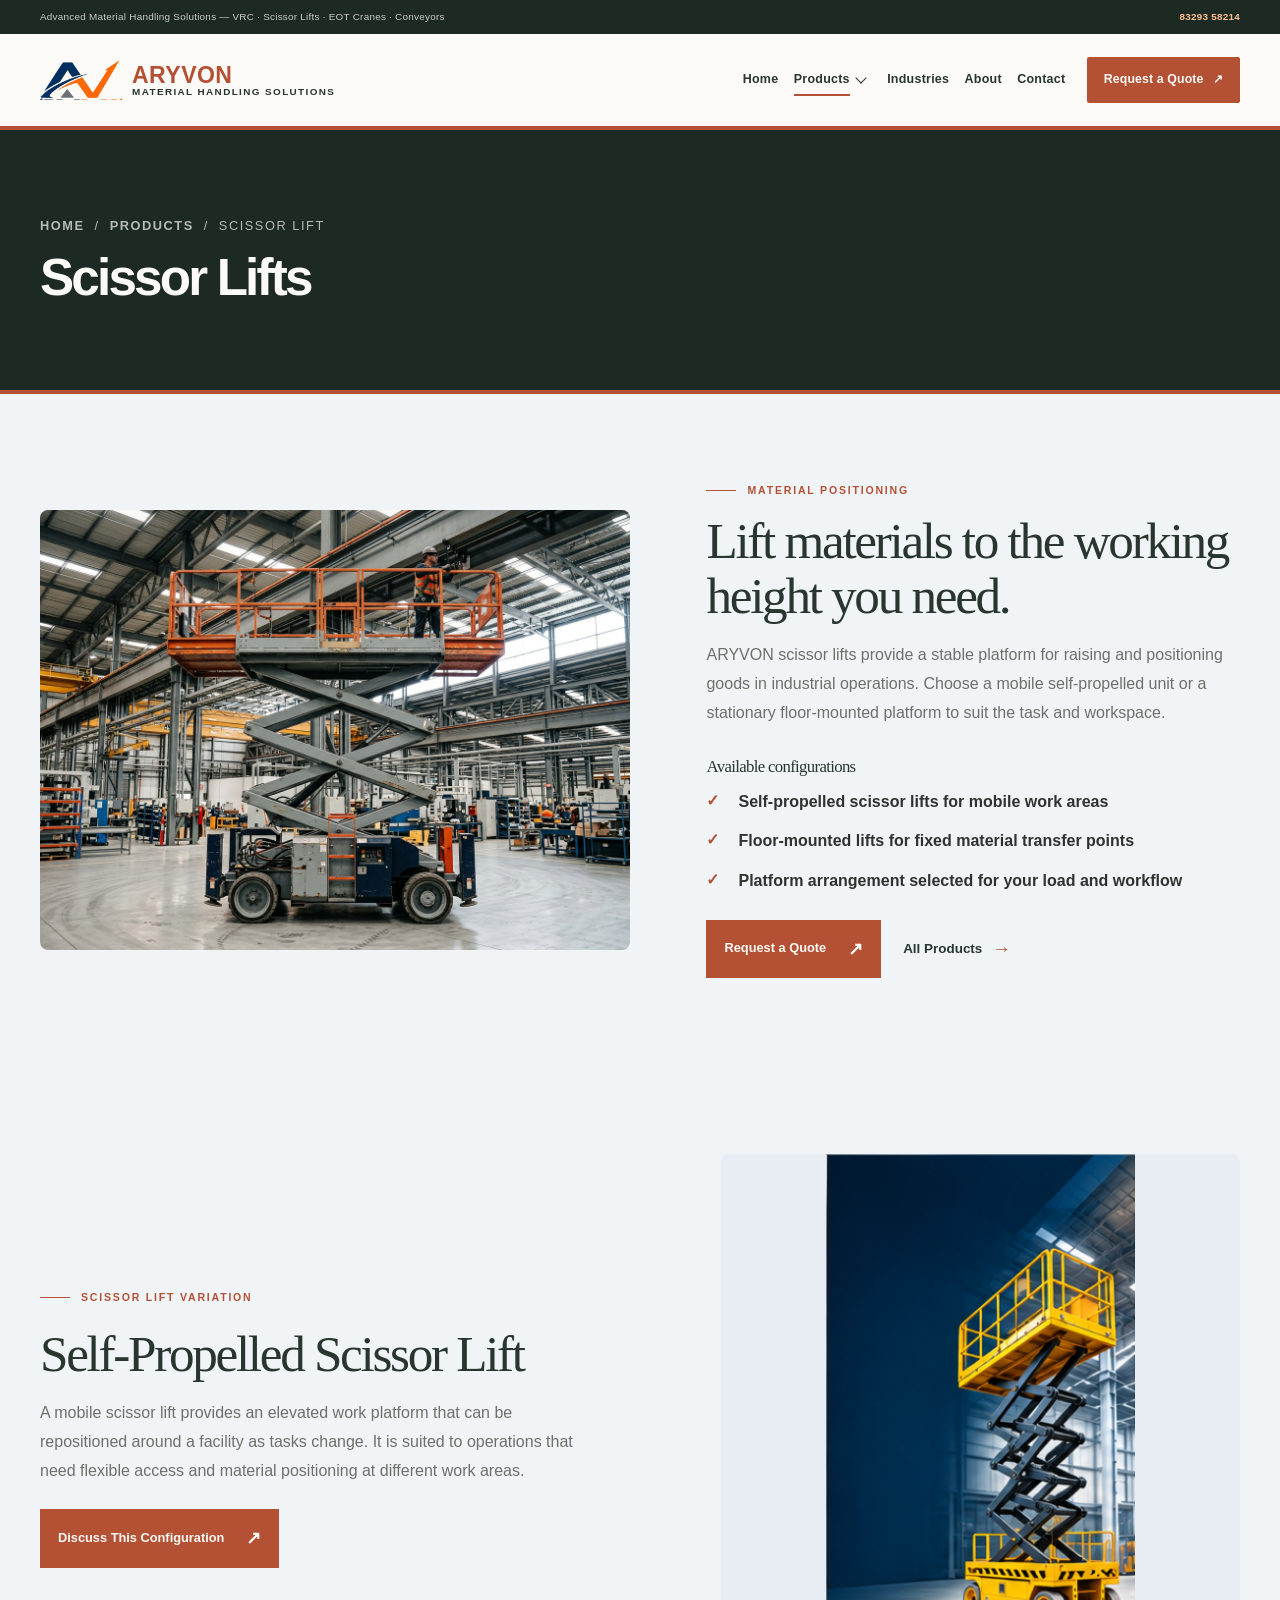
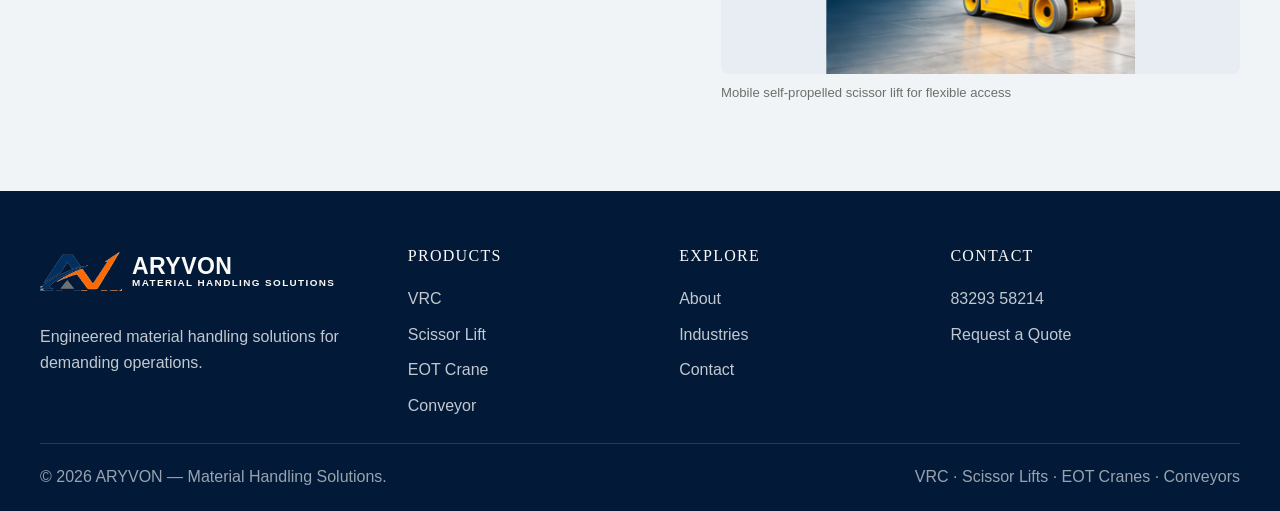
<file: scissor-lift.html>
<!DOCTYPE html>
<html lang="en">
  <head>
    <meta charset="UTF-8" />
    <meta name="viewport" content="width=device-width, initial-scale=1.0" />
    <title>Scissor Lifts | Aryvon</title>
    <link rel="icon" type="image/png" href="assets/images/brand/aryvon-favicon.png" />
    <meta name="description" content="Explore ARYVON self-propelled and floor-mounted scissor lifts for material positioning and access." />
    <link rel="stylesheet" href="assets/css/styles.css" />
  </head>
  <body class="home-theme-page">
    <div class="site-shell">
      <div class="edition-bar"><div class="container edition-bar-inner"><span>Advanced Material Handling Solutions — VRC · Scissor Lifts · EOT Cranes · Conveyors</span><a class="edition-phone" href="tel:8329358214">83293 58214</a></div></div>
      <header class="topbar"><div class="container topbar-inner">
        <a href="index.html" class="brand" aria-label="Aryvon home"><img class="brand-logo" src="assets/images/brand/aryvon-logo.png" alt="" /><span class="brand-word"><strong>ARYVON</strong><span>Material Handling Solutions</span></span></a>
        <nav class="nav" aria-label="Main navigation">
          <a href="index.html">Home</a>
          <div class="nav-dropdown-wrapper"><a class="active" href="products.html">Products</a><button class="nav-dropdown-toggle" type="button" aria-label="Show product categories" aria-expanded="false"></button><div class="nav-dropdown">
            <a href="vrc.html"><span class="nav-dropdown-bullet" aria-hidden="true"></span><span><strong>VRC</strong><small>Vertical Reciprocating Conveyor</small></span></a>
            <a href="scissor-lift.html"><span class="nav-dropdown-bullet" aria-hidden="true"></span><span><strong>Scissor Lift</strong><small>Self-Propelled &amp; Floor-Mounted</small></span></a>
            <a href="eot-crane.html"><span class="nav-dropdown-bullet" aria-hidden="true"></span><span><strong>EOT Crane</strong><small>Single Girder &amp; Double Girder</small></span></a>
            <a href="conveyor.html"><span class="nav-dropdown-bullet" aria-hidden="true"></span><span><strong>Conveyor</strong><small>Roller &amp; Chain Conveyor</small></span></a>
            <a class="nav-dropdown-all" href="products.html">View All Products <span aria-hidden="true">→</span></a>
          </div></div>
          <a href="industries.html">Industries</a><a href="about.html">About</a><a href="contact.html">Contact</a>
        </nav>
        <a class="btn btn--orange home-header-cta" href="quote.html">Request a Quote <span aria-hidden="true">↗</span></a><button class="menu-toggle" type="button" aria-label="Toggle menu" aria-expanded="false">☰</button>
      </div></header>
      <main>
        <section class="page-hero"><div class="container hero-box"><div class="breadcrumbs"><a href="index.html">Home</a> / <a href="products.html">Products</a> / <span>Scissor Lift</span></div><h1>Scissor Lifts</h1></div></section>
        <section class="section"><div class="container product-detail-layout">
          <div class="product-detail-image"><img src="assets/images/products/scissor-self-propelled.jpg" alt="Self-propelled scissor lift for material handling" /></div>
          <div class="product-detail-copy"><p class="editorial-kicker"><span></span> Material Positioning</p><h2>Lift materials to the working height you need.</h2><p>ARYVON scissor lifts provide a stable platform for raising and positioning goods in industrial operations. Choose a mobile self-propelled unit or a stationary floor-mounted platform to suit the task and workspace.</p><h3>Available configurations</h3><ul class="list-check"><li>Self-propelled scissor lifts for mobile work areas</li><li>Floor-mounted lifts for fixed material transfer points</li><li>Platform arrangement selected for your load and workflow</li></ul><div class="product-detail-actions"><a class="editorial-button" href="quote.html">Request a Quote <span aria-hidden="true">↗</span></a><a class="editorial-underlink" href="products.html">All Products <span aria-hidden="true">→</span></a></div></div>
        </div></section>
        <section class="section vrc-variation-section">
          <div class="container vrc-variation-layout">
            <div class="vrc-variation-copy">
              <p class="editorial-kicker"><span></span> Scissor Lift Variation</p>
              <h2>Self-Propelled Scissor Lift</h2>
              <p>A mobile scissor lift provides an elevated work platform that can be repositioned around a facility as tasks change. It is suited to operations that need flexible access and material positioning at different work areas.</p>
              <a class="editorial-button" href="quote.html">Discuss This Configuration <span aria-hidden="true">↗</span></a>
            </div>
            <figure class="vrc-variation-image scissor-lift-variation-image">
              <img src="assets/images/about/scissor-lift-about.png" alt="Self-propelled scissor lift raised inside an industrial facility" loading="lazy" />
              <figcaption>Mobile self-propelled scissor lift for flexible access</figcaption>
            </figure>
          </div>
        </section>
      </main>
      <footer class="footer"><div class="container"><div class="footer-grid"><div><a class="brand" href="index.html" aria-label="Aryvon home"><img class="brand-logo" src="assets/images/brand/aryvon-logo.png" alt="" /><span class="brand-word"><strong>ARYVON</strong><span>Material Handling Solutions</span></span></a><p>Engineered material handling solutions for demanding operations.</p></div><div><h4>Products</h4><ul class="footer-list"><li><a href="vrc.html">VRC</a></li><li><a href="scissor-lift.html">Scissor Lift</a></li><li><a href="eot-crane.html">EOT Crane</a></li><li><a href="conveyor.html">Conveyor</a></li></ul></div><div><h4>Explore</h4><ul class="footer-list"><li><a href="about.html">About</a></li><li><a href="industries.html">Industries</a></li><li><a href="contact.html">Contact</a></li></ul></div><div><h4>Contact</h4><ul class="footer-list"><li><a href="tel:8329358214">83293 58214</a></li><li><a href="quote.html">Request a Quote</a></li></ul></div></div><div class="footer-bottom"><span>© <span id="year"></span> ARYVON — Material Handling Solutions.</span><span>VRC · Scissor Lifts · EOT Cranes · Conveyors</span></div></div></footer>
    </div>
    <script src="assets/js/script.js"></script>
  </body>
</html>
</file>
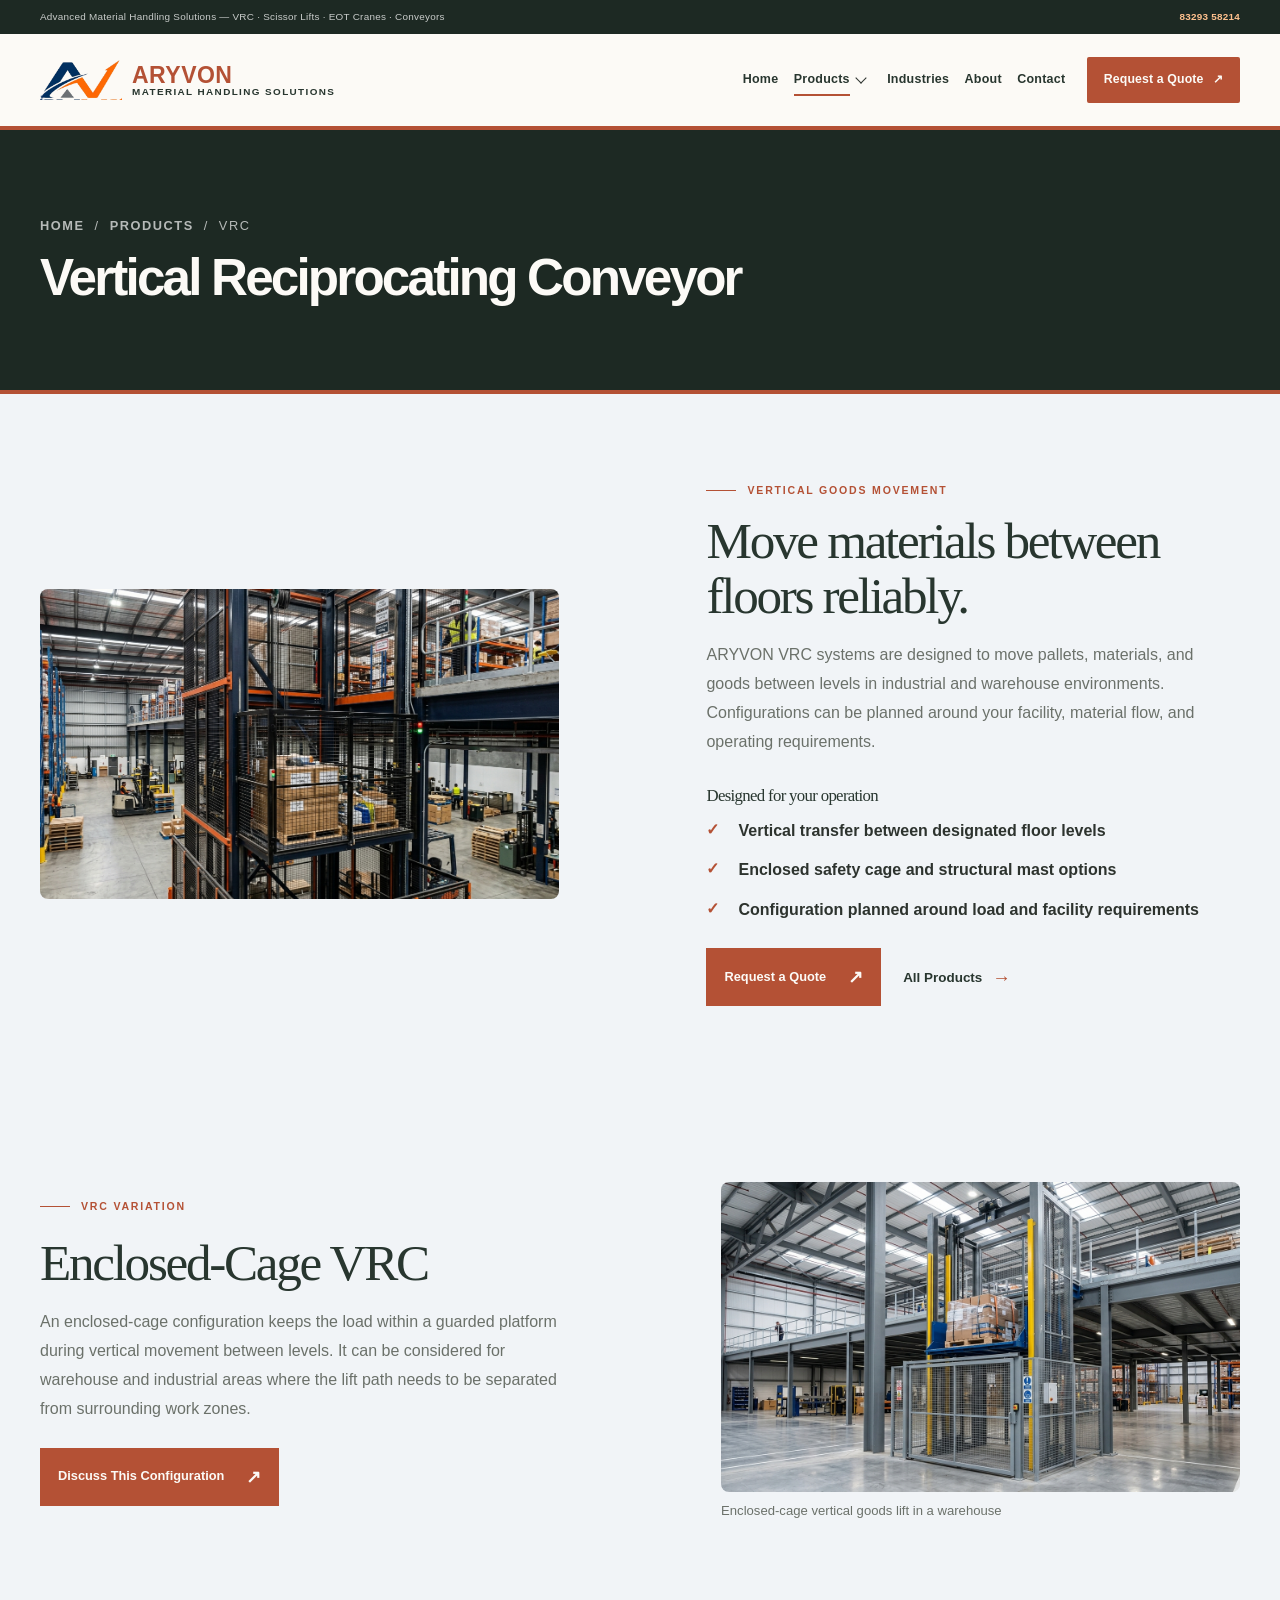
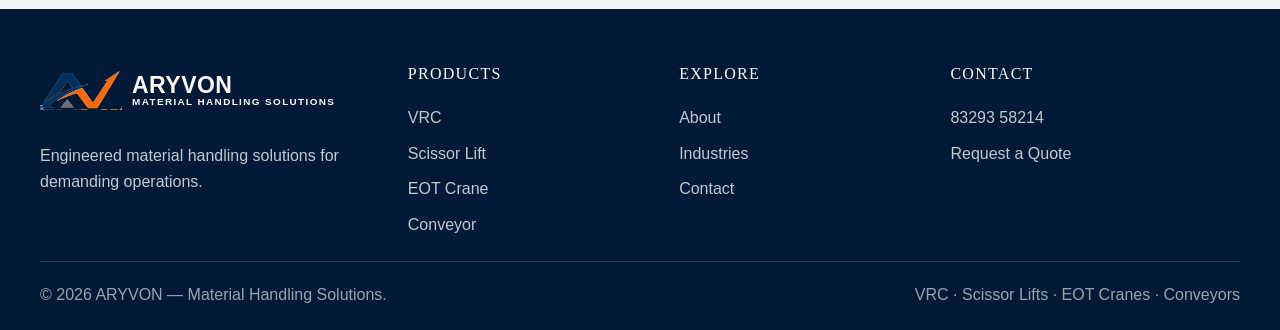
<file: vrc.html>
<!DOCTYPE html>
<html lang="en">
  <head>
    <meta charset="UTF-8" />
    <meta name="viewport" content="width=device-width, initial-scale=1.0" />
    <title>Vertical Reciprocating Conveyor (VRC) | Aryvon</title>
    <link rel="icon" type="image/png" href="assets/images/brand/aryvon-favicon.png" />
    <meta name="description" content="Explore ARYVON vertical reciprocating conveyors for reliable movement of goods between floor levels." />
    <link rel="stylesheet" href="assets/css/styles.css" />
  </head>
  <body class="home-theme-page">
    <div class="site-shell">
      <div class="edition-bar"><div class="container edition-bar-inner"><span>Advanced Material Handling Solutions — VRC · Scissor Lifts · EOT Cranes · Conveyors</span><a class="edition-phone" href="tel:8329358214">83293 58214</a></div></div>
      <header class="topbar"><div class="container topbar-inner">
        <a href="index.html" class="brand" aria-label="Aryvon home"><img class="brand-logo" src="assets/images/brand/aryvon-logo.png" alt="" /><span class="brand-word"><strong>ARYVON</strong><span>Material Handling Solutions</span></span></a>
        <nav class="nav" aria-label="Main navigation">
          <a href="index.html">Home</a>
          <div class="nav-dropdown-wrapper"><a class="active" href="products.html">Products</a><button class="nav-dropdown-toggle" type="button" aria-label="Show product categories" aria-expanded="false"></button><div class="nav-dropdown">
            <a href="vrc.html"><span class="nav-dropdown-bullet" aria-hidden="true"></span><span><strong>VRC</strong><small>Vertical Reciprocating Conveyor</small></span></a>
            <a href="scissor-lift.html"><span class="nav-dropdown-bullet" aria-hidden="true"></span><span><strong>Scissor Lift</strong><small>Self-Propelled &amp; Floor-Mounted</small></span></a>
            <a href="eot-crane.html"><span class="nav-dropdown-bullet" aria-hidden="true"></span><span><strong>EOT Crane</strong><small>Single Girder &amp; Double Girder</small></span></a>
            <a href="conveyor.html"><span class="nav-dropdown-bullet" aria-hidden="true"></span><span><strong>Conveyor</strong><small>Roller &amp; Chain Conveyor</small></span></a>
            <a class="nav-dropdown-all" href="products.html">View All Products <span aria-hidden="true">→</span></a>
          </div></div>
          <a href="industries.html">Industries</a><a href="about.html">About</a><a href="contact.html">Contact</a>
        </nav>
        <a class="btn btn--orange home-header-cta" href="quote.html">Request a Quote <span aria-hidden="true">↗</span></a><button class="menu-toggle" type="button" aria-label="Toggle menu" aria-expanded="false">☰</button>
      </div></header>
      <main>
        <section class="page-hero"><div class="container hero-box"><div class="breadcrumbs"><a href="index.html">Home</a> / <a href="products.html">Products</a> / <span>VRC</span></div><h1>Vertical Reciprocating Conveyor</h1></div></section>
        <section class="section"><div class="container product-detail-layout">
          <div class="product-detail-gallery">
            <img src="assets/images/products/vrc-goods-lift.jpg" alt="Vertical reciprocating conveyor moving materials between warehouse levels" />
          </div>
          <div class="product-detail-copy"><p class="editorial-kicker"><span></span> Vertical Goods Movement</p><h2>Move materials between floors reliably.</h2><p>ARYVON VRC systems are designed to move pallets, materials, and goods between levels in industrial and warehouse environments. Configurations can be planned around your facility, material flow, and operating requirements.</p><h3>Designed for your operation</h3><ul class="list-check"><li>Vertical transfer between designated floor levels</li><li>Enclosed safety cage and structural mast options</li><li>Configuration planned around load and facility requirements</li></ul><div class="product-detail-actions"><a class="editorial-button" href="quote.html">Request a Quote <span aria-hidden="true">↗</span></a><a class="editorial-underlink" href="products.html">All Products <span aria-hidden="true">→</span></a></div></div>
        </div></section>
        <section class="section vrc-variation-section">
          <div class="container vrc-variation-layout">
            <div class="vrc-variation-copy">
              <p class="editorial-kicker"><span></span> VRC Variation</p>
              <h2>Enclosed-Cage VRC</h2>
              <p>An enclosed-cage configuration keeps the load within a guarded platform during vertical movement between levels. It can be considered for warehouse and industrial areas where the lift path needs to be separated from surrounding work zones.</p>
              <a class="editorial-button" href="quote.html">Discuss This Configuration <span aria-hidden="true">↗</span></a>
            </div>
            <figure class="vrc-variation-image">
              <img src="assets/images/hero/hero-vrc-warehouse.jpg" alt="Enclosed-cage VRC installation inside a multi-level warehouse" loading="lazy" />
              <figcaption>Enclosed-cage vertical goods lift in a warehouse</figcaption>
            </figure>
          </div>
        </section>
      </main>
      <footer class="footer"><div class="container"><div class="footer-grid"><div><a class="brand" href="index.html" aria-label="Aryvon home"><img class="brand-logo" src="assets/images/brand/aryvon-logo.png" alt="" /><span class="brand-word"><strong>ARYVON</strong><span>Material Handling Solutions</span></span></a><p>Engineered material handling solutions for demanding operations.</p></div><div><h4>Products</h4><ul class="footer-list"><li><a href="vrc.html">VRC</a></li><li><a href="scissor-lift.html">Scissor Lift</a></li><li><a href="eot-crane.html">EOT Crane</a></li><li><a href="conveyor.html">Conveyor</a></li></ul></div><div><h4>Explore</h4><ul class="footer-list"><li><a href="about.html">About</a></li><li><a href="industries.html">Industries</a></li><li><a href="contact.html">Contact</a></li></ul></div><div><h4>Contact</h4><ul class="footer-list"><li><a href="tel:8329358214">83293 58214</a></li><li><a href="quote.html">Request a Quote</a></li></ul></div></div><div class="footer-bottom"><span>© <span id="year"></span> ARYVON — Material Handling Solutions.</span><span>VRC · Scissor Lifts · EOT Cranes · Conveyors</span></div></div></footer>
    </div>
    <script src="assets/js/script.js"></script>
  </body>
</html>
</file>
<file: assets/css/styles.css>
:root {
  --navy: #0b2d5d;
  --navy-deep: #071e3a;
  --navy-soft: #1a4277;
  --orange: #f57d29;
  --orange-soft: #ff9d4d;
  --cream: #f2f4f7;
  --white: #ffffff;
  --text: #1e2d3d;
  --muted: #5d6b7c;
  --line: #dfe7ee;
  --shadow: 0 18px 40px rgba(7, 30, 58, 0.12);
}

* { box-sizing: border-box; }

html { scroll-behavior: smooth; }

body {
  margin: 0;
  font-family: "Segoe UI", Arial, sans-serif;
  background: #e8ebee;
  color: var(--text);
  line-height: 1.6;
}

a { color: inherit; text-decoration: none; }

img { max-width: 100%; display: block; }

.container {
  width: min(1200px, calc(100% - 32px));
  margin: 0 auto;
}

.site-shell {
  background: rgba(255, 255, 255, 0.7);
  min-height: 100vh;
}

.topbar {
  background: rgba(255, 255, 255, 0.9);
  border-bottom: 1px solid var(--line);
  position: sticky;
  top: 0;
  z-index: 20;
  backdrop-filter: blur(10px);
}

.topbar-inner {
  display: flex;
  align-items: center;
  justify-content: space-between;
  gap: 10px;
  min-height: 78px;
  flex-wrap: nowrap;
}

.brand {
  display: inline-flex;
  align-items: center;
  gap: 10px;
  flex-shrink: 0;
}

.brand-mark {
  width: 52px;
  height: 52px;
  position: relative;
  display: inline-block;
}

.brand-mark::before,
.brand-mark::after {
  content: "";
  position: absolute;
  inset: 0;
}

.brand-mark::before {
  background: linear-gradient(135deg, var(--navy) 0%, var(--navy) 55%, var(--orange) 55%, var(--orange) 100%);
  clip-path: polygon(0 0, 100% 0, 65% 100%, 0 100%);
  border-radius: 12px 0 0 12px;
  transform: skew(-12deg);
}

.brand-mark::after {
  width: 55%;
  height: 55%;
  right: 6px;
  top: 6px;
  background: var(--white);
  clip-path: polygon(0 0, 100% 0, 62% 100%, 0 100%);
  transform: skew(-12deg);
}

.brand-word {
  display: flex;
  flex-direction: column;
  line-height: 1;
}

.brand-word strong {
  font-size: clamp(1.4rem, 1.8vw, 2.1rem);
  letter-spacing: 0.02em;
  font-weight: 900;
  color: var(--orange);
}

.brand-word span {
  font-size: 0.62rem;
  letter-spacing: 0.14em;
  text-transform: uppercase;
  color: var(--navy);
  font-weight: 700;
 
}

.nav {
  display: flex;
  align-items: center;
  justify-content: center;
  gap: 10px;
  flex: 1 1 auto;
  flex-wrap: nowrap;
  white-space: nowrap;
  overflow: hidden;
}

.nav a {
  color: var(--navy);
  font-size: 0.82rem;
  font-weight: 700;
  padding: 8px 0;
  position: relative;
  white-space: nowrap;
  flex-shrink: 0;
}

.nav a::after {
  content: "";
  position: absolute;
  left: 0;
  bottom: 2px;
  width: 100%;
  height: 3px;
  background: var(--orange);
  transform: scaleX(0);
  transform-origin: left;
  transition: transform 0.2s ease;
}

.nav a:hover::after,
.nav a.active::after {
  transform: scaleX(1);
}

.btn {
  display: inline-flex;
  align-items: center;
  justify-content: center;
  border: 2px solid var(--navy);
  background: var(--navy);
  color: var(--white);
  padding: 0.65rem 1rem;
  border-radius: 999px;
  font-weight: 800;
  letter-spacing: 0.04em;
  text-transform: uppercase;
  transition: 0.2s ease;
  box-shadow: var(--shadow);
  flex-shrink: 0;
  font-size: 0.7rem;
}

.btn:hover {
  transform: translateY(-2px);
}

.btn--ghost {
  background: transparent;
  color: var(--navy);
}

.btn--orange {
  background: var(--orange);
  border-color: var(--orange);
}

.menu-toggle {
  display: none;
  width: 48px;
  height: 48px;
  border-radius: 12px;
  border: 1px solid var(--line);
  background: var(--white);
}

.hero {
  padding: 48px 0 30px;
}

.hero-box {
  background: rgba(255,255,255,0.48);
  border: 1px solid rgba(22,48,90,0.12);
  border-radius: 28px;
  padding: clamp(28px, 4vw, 50px);
  box-shadow: var(--shadow);
}

.hero-standalone {
  display: grid;
  grid-template-columns: 1.1fr 0.9fr;
  gap: 42px;
  align-items: center;
}

.hero-kicker {
  display: inline-flex;
  align-items: center;
  gap: 10px;
  font-size: 0.75rem;
  font-weight: 800;
  letter-spacing: 0.2em;
  text-transform: uppercase;
  color: var(--orange);
}

.hero-kicker::before {
  content: "";
  width: 40px;
  height: 2px;
  background: var(--orange);
}

.hero h1 {
  font-size: clamp(2.8rem, 6vw, 6rem);
  line-height: 0.95;
  margin: 18px 0 18px;
  font-weight: 900;
  letter-spacing: -0.06em;
  color: var(--navy);
}

.hero h1 span {
  color: var(--orange);
}

.hero p {
  font-size: 1.1rem;
  color: var(--muted);
  max-width: 640px;
  margin: 0 0 22px;
}

.hero-actions {
  display: flex;
  flex-wrap: wrap;
  gap: 16px;
  margin-bottom: 28px;
}

.trust-row {
  display: flex;
  align-items: center;
  gap: 16px;
  flex-wrap: wrap;
  color: var(--muted);
  font-weight: 700;
}

.trust-row .mini-stat {
  display: flex;
  align-items: center;
  gap: 8px;
  padding: 10px 14px;
  border-radius: 999px;
  background: rgba(11, 45, 93, 0.04);
  border: 1px solid rgba(11,45,93,0.08);
}

.hero-visual {
  position: relative;
  min-height: 420px;
  display: flex;
  align-items: center;
  justify-content: center;
}

.hero-visual .big-word {
  font-size: clamp(4.5rem, 7vw, 9rem);
  font-weight: 900;
  letter-spacing: -0.08em;
  color: rgba(11,45,93,0.08);
  text-transform: uppercase;
  position: absolute;
  left: 10%;
  top: 60%;
  transform: translateY(-50%);
}

.brand-scene {
  position: relative;
  width: min(100%, 520px);
  aspect-ratio: 1.1;
  border-radius: 28px;
  padding: 22px;
  background: linear-gradient(135deg, rgba(11,45,93,0.04), rgba(245,125,41,0.1));
  border: 1px solid rgba(11,45,93,0.08);
  overflow: hidden;
}

.logo-hero {
  position: absolute;
  inset: 0;
  display: grid;
  place-items: center;
}

.logo-hero .icon {
  width: 80%;
  height: 80%;
  position: relative;
  filter: drop-shadow(0 18px 26px rgba(11,45,93,0.12));
}

.logo-hero .icon::before,
.logo-hero .icon::after {
  content: "";
  position: absolute;
  inset: 0;
}

.logo-hero .icon::before {
  background: linear-gradient(135deg, var(--navy) 0%, var(--navy) 52%, var(--orange) 52%, var(--orange) 100%);
  clip-path: polygon(0 30%, 42% 30%, 52% 0, 86% 0, 74% 100%, 0 100%);
  border-radius: 22px;
  transform: rotate(10deg);
}

.logo-hero .icon::after {
  inset: 15% 18% 12% 12%;
  background: rgba(255,255,255,0.25);
  clip-path: polygon(0 10%, 100% 10%, 64% 100%, 0 100%);
  transform: rotate(-18deg);
}

.logo-hero .sweep {
  position: absolute;
  width: 72%;
  height: 16px;
  background: rgba(255,255,255,0.9);
  border-radius: 999px;
  top: 50%;
  left: 16%;
  transform: rotate(-18deg) translateY(-50%);
  box-shadow: 0 0 0 1px rgba(11,45,93,0.12);
}

.feature-band {
  margin-top: 28px;
  display: grid;
  grid-template-columns: repeat(4, minmax(180px, 1fr));
  gap: 24px;
}

.feature-card {
  background: white;
  border: 1px solid var(--line);
  border-radius: 22px;
  padding: 24px 18px 20px;
  text-align: center;
  box-shadow: 0 8px 18px rgba(11,45,93,0.04);
}

.feature-icon {
  width: 84px;
  height: 84px;
  margin: 0 auto 10px;
  display: grid;
  place-items: center;
  border-radius: 18px;
  background: rgba(11,45,93,0.04);
  color: var(--navy);
  border: 1px solid rgba(11,45,93,0.08);
}

.feature-icon svg {
  width: 52px;
  height: 52px;
}

.feature-card h3 {
  margin: 0 0 8px;
  font-size: 1rem;
  letter-spacing: 0.18em;
  text-transform: uppercase;
  color: var(--navy);
}

.section {
  padding: 80px 0;
}

.heading {
  margin-bottom: 32px;
}

.heading h2 {
  margin: 0 0 10px;
  font-size: clamp(2.1rem, 3vw, 4rem);
  line-height: 1;
  letter-spacing: -0.05em;
  color: var(--navy);
}

.heading p {
  margin: 0;
  color: var(--muted);
  max-width: 720px;
}

.grid-3,
.grid-4,
.grid-2 {
  display: grid;
  gap: 24px;
}

.grid-3 { grid-template-columns: repeat(3, minmax(0, 1fr)); }
.grid-4 { grid-template-columns: repeat(4, minmax(0, 1fr)); }
.grid-2 { grid-template-columns: repeat(2, minmax(0, 1fr)); }

.card {
  background: var(--white);
  border: 1px solid var(--line);
  border-radius: 22px;
  overflow: hidden;
  box-shadow: 0 10px 26px rgba(11,45,93,0.04);
}

.card .media {
  min-height: 180px;
  background: linear-gradient(140deg, rgba(11,45,93,0.9), rgba(245,125,41,0.8));
  position: relative;
  display: grid;
  place-items: center;
  padding: 16px;
}

.card .media svg {
  width: 88%;
  height: 88%;
  display: block;
}

.card .media::before {
  content: "";
  position: absolute;
  inset: 18px;
  border-radius: 18px;
  border: 1px solid rgba(255,255,255,0.18);
}

.card .content {
  padding: 22px 20px 24px;
}

.card h3 {
  margin: 0 0 8px;
  font-size: 1.5rem;
  color: var(--navy);
}

.card p {
  margin: 0 0 16px;
  color: var(--muted);
}

.link-arrow {
  display: inline-flex;
  align-items: center;
  gap: 8px;
  font-weight: 800;
  color: var(--orange);
}

.link-arrow::after {
  content: "→";
  font-size: 1.2rem;
}

.stats {
  background: var(--navy);
  color: var(--white);
  border-radius: 26px;
  padding: 28px 24px;
}

.stats-grid {
  display: grid;
  grid-template-columns: repeat(4, minmax(0, 1fr));
  gap: 30px;
}

.stat-box {
  text-align: center;
}

.stat-box strong {
  display: block;
  font-size: clamp(2rem, 3vw, 3rem);
  margin-bottom: 8px;
  color: var(--orange);
}

.stat-box span {
  font-weight: 700;
  letter-spacing: 0.1em;
  text-transform: uppercase;
  color: rgba(255,255,255,0.8);
}

.quote-box {
  background: linear-gradient(135deg, rgba(11,45,93,0.96), rgba(17,69,124,0.96));
  border-radius: 28px;
  color: var(--white);
  padding: clamp(28px, 4vw, 50px);
  display: grid;
  grid-template-columns: 1.2fr 0.8fr;
  gap: 30px;
  align-items: center;
}

.quote-box h3 {
  font-size: clamp(2rem, 4vw, 3.2rem);
  margin: 0 0 16px;
  letter-spacing: -0.05em;
}

.quote-box p {
  margin: 0;
  color: rgba(255,255,255,0.8);
  max-width: 620px;
}

.page-hero {
  padding: 52px 0 20px;
}

.page-hero .hero-box {
  padding: 32px 28px;
}

.breadcrumbs {
  display: inline-flex;
  gap: 10px;
  align-items: center;
  font-size: 0.8rem;
  letter-spacing: 0.12em;
  text-transform: uppercase;
  color: var(--muted);
}

.breadcrumbs a { color: var(--navy); font-weight: 700; }

.page-hero h1 {
  margin: 14px 0 0;
  font-size: clamp(2.5rem, 5vw, 5rem);
  line-height: 0.96;
  letter-spacing: -0.06em;
  color: var(--navy);
}

.text-columns {
  display: grid;
  grid-template-columns: repeat(2, minmax(0, 1fr));
  gap: 22px;
}

.list-check {
  list-style: none;
  padding: 0;
  margin: 0;
}

.list-check li {
  position: relative;
  padding-left: 32px;
  margin-bottom: 14px;
  color: var(--text);
  font-weight: 600;
}

.list-check li::before {
  content: "✓";
  position: absolute;
  left: 0;
  top: -1px;
  color: var(--orange);
  font-weight: 900;
}

.value-grid {
  display: grid;
  grid-template-columns: repeat(4, minmax(0, 1fr));
  gap: 22px;
}

.value-card {
  background: var(--white);
  border: 1px solid var(--line);
  border-radius: 20px;
  padding: 28px 18px 22px;
  text-align: center;
}

.value-card .icon-wrap {
  width: 72px;
  height: 72px;
  margin: 0 auto 16px;
  border-radius: 18px;
  display: grid;
  place-items: center;
  background: rgba(245,125,41,0.08);
  color: var(--navy);
}

.value-card h3 {
  margin: 0;
  letter-spacing: 0.12em;
  text-transform: uppercase;
  font-size: 0.9rem;
  color: var(--navy);
}

.team-grid {
  display: grid;
  grid-template-columns: repeat(3, minmax(0, 1fr));
  gap: 22px;
}

.person {
  background: var(--white);
  border: 1px solid var(--line);
  border-radius: 22px;
  overflow: hidden;
}

.person .avatar {
  height: 220px;
  background: linear-gradient(135deg, rgba(11,45,93,0.9), rgba(245,125,41,0.8));
  position: relative;
}

.person .avatar::before {
  content: "";
  position: absolute;
  width: 110px;
  height: 110px;
  border-radius: 50%;
  background: rgba(255,255,255,0.26);
  left: 50%;
  top: 24px;
  transform: translateX(-50%);
}

.person .avatar::after {
  content: "";
  position: absolute;
  width: 140px;
  height: 80px;
  border-radius: 80px 80px 0 0;
  background: rgba(255,255,255,0.16);
  left: 50%;
  bottom: 18px;
  transform: translateX(-50%);
}

.person .meta {
  padding: 20px;
}

.person h3 { margin: 0 0 4px; color: var(--navy); }

.person span { color: var(--orange); font-weight: 700; }

.form-grid {
  display: grid;
  grid-template-columns: 1.1fr 0.9fr;
  gap: 30px;
}

.form-card {
  background: var(--white);
  border: 1px solid var(--line);
  border-radius: 24px;
  padding: 28px;
  box-shadow: 0 10px 26px rgba(11,45,93,0.04);
}

.form-grid form {
  display: grid;
  grid-template-columns: repeat(2, minmax(0, 1fr));
  gap: 18px;
}

.form-grid .full {
  grid-column: 1 / -1;
}

label {
  display: block;
  font-size: 0.8rem;
  letter-spacing: 0.08em;
  text-transform: uppercase;
  color: var(--navy);
  font-weight: 800;
  margin-bottom: 8px;
}

input, select, textarea {
  width: 100%;
  border: 1px solid var(--line);
  border-radius: 12px;
  padding: 0.9rem 1rem;
  background: #f9fbfd;
  font: inherit;
  color: var(--text);
}

textarea { min-height: 150px; resize: vertical; }

.contact-list {
  display: grid;
  gap: 18px;
}

.contact-item {
  display: flex;
  gap: 16px;
  align-items: flex-start;
  background: rgba(11,45,93,0.03);
  border: 1px solid var(--line);
  border-radius: 18px;
  padding: 18px 16px;
}

.contact-item .icon-wrap {
  width: 48px;
  height: 48px;
  border-radius: 14px;
  background: rgba(245,125,41,0.1);
  display: grid;
  place-items: center;
  color: var(--orange);
}

.contact-item strong {
  display: block;
  color: var(--navy);
  margin-bottom: 2px;
}

.project-grid {
  display: grid;
  grid-template-columns: repeat(3, minmax(0, 1fr));
  gap: 22px;
}

.project-card {
  background: var(--white);
  border: 1px solid var(--line);
  border-radius: 22px;
  overflow: hidden;
}

.project-card .thumb {
  height: 220px;
  background: linear-gradient(135deg, rgba(11,45,93,0.95), rgba(245,125,41,0.8));
  position: relative;
}

.project-card .thumb::before {
  content: "";
  position: absolute;
  inset: 18px;
  border: 1px solid rgba(255,255,255,0.22);
  border-radius: 18px;
}

.project-card .meta {
  padding: 22px;
}

.project-card .meta small {
  display: block;
  margin-bottom: 8px;
  text-transform: uppercase;
  letter-spacing: 0.12em;
  color: var(--orange);
  font-weight: 700;
}

.gallery-grid {
  display: grid;
  grid-template-columns: repeat(3, minmax(0, 1fr));
  gap: 22px;
}

.gallery-item {
  background: var(--white);
  border: 1px solid var(--line);
  border-radius: 22px;
  overflow: hidden;
}

.gallery-image {
  height: 220px;
  background: linear-gradient(135deg, rgba(11,45,93,0.86), rgba(15,96,170,0.72), rgba(245,125,41,0.8));
  position: relative;
}

.gallery-image::before {
  content: "";
  position: absolute;
  inset: 16px;
  border-radius: 18px;
  border: 1px solid rgba(255,255,255,0.18);
}

.gallery-item figcaption {
  padding: 14px 18px 20px;
  font-weight: 700;
  color: var(--navy);
}

.process {
  display: grid;
  grid-template-columns: repeat(4, minmax(0, 1fr));
  gap: 22px;
}

.process-step {
  background: var(--white);
  border: 1px solid var(--line);
  border-radius: 20px;
  padding: 26px 18px;
  text-align: center;
}

.process-step .num {
  width: 52px;
  height: 52px;
  margin: 0 auto 18px;
  border-radius: 14px;
  background: rgba(245,125,41,0.12);
  color: var(--orange);
  display: grid;
  place-items: center;
  font-weight: 800;
}

.footer {
  background: #0c1f3d;
  color: rgba(255,255,255,0.82);
  padding: 48px 0 22px;
  margin-top: 40px;
}

.footer-grid {
  display: grid;
  grid-template-columns: 1.4fr 1fr 1fr 1.2fr;
  gap: 32px;
}

.footer h4 {
  margin: 0 0 18px;
  color: var(--white);
  font-size: 1rem;
  text-transform: uppercase;
  letter-spacing: 0.08em;
}

.footer p,
.footer a,
.footer li {
  color: rgba(255,255,255,0.74);
}

.footer-list {
  list-style: none;
  padding: 0;
  margin: 0;
  display: grid;
  gap: 10px;
}

.footer-bottom {
  margin-top: 24px;
  padding-top: 20px;
  border-top: 1px solid rgba(255,255,255,0.12);
  display: flex;
  justify-content: space-between;
  gap: 16px;
  flex-wrap: wrap;
  color: rgba(255,255,255,0.6);
}

@media (max-width: 980px) {
  .hero-standalone,
  .quote-box,
  .form-grid,
  .grid-2,
  .text-columns {
    grid-template-columns: 1fr;
  }

  .grid-3,
  .grid-4,
  .team-grid,
  .project-grid,
  .gallery-grid,
  .value-grid,
  .stats-grid,
  .process,
  .footer-grid,
  .feature-band {
    grid-template-columns: repeat(2, minmax(0, 1fr));
  }

  .nav {
    position: absolute;
    top: 82px;
    right: 16px;
    left: 16px;
    display: none;
    flex-direction: column;
    align-items: flex-start;
    background: rgba(255,255,255,0.98);
    border: 1px solid var(--line);
    border-radius: 16px;
    padding: 18px 16px;
    box-shadow: var(--shadow);
  }

  .nav.nav-open {
    display: flex;
  }

  .menu-toggle {
    display: inline-grid;
    place-items: center;
  }
}

@media (max-width: 640px) {
  .topbar-inner {
    min-height: 72px;
  }

  .brand-word strong {
    font-size: 1.5rem;
  }

  .brand-word span {
    letter-spacing: 0.1em;
  }

  .grid-3,
  .grid-4,
  .team-grid,
  .project-grid,
  .gallery-grid,
  .value-grid,
  .stats-grid,
  .process,
  .feature-band,
  .footer-grid {
    grid-template-columns: 1fr;
  }

  .form-grid form {
    grid-template-columns: 1fr;
  }

  .hero-actions {
    flex-direction: column;
    align-items: stretch;
  }

  .btn {
    width: 100%;
  }
}

@media (max-width: 1200px) {
  .topbar-inner {
    position: relative;
  }

  .nav {
    position: absolute;
    top: 90px;
    right: 16px;
    left: 16px;
    display: none;
    flex-direction: column;
    align-items: flex-start;
    background: var(--navy);
    border: 1px solid rgba(255, 255, 255, 0.18);
    border-radius: 4px;
    padding: 18px 16px;
    box-shadow: var(--shadow);
  }

  .nav.nav-open {
    display: flex;
  }

  .menu-toggle {
    display: inline-grid;
    place-items: center;
    flex-shrink: 0;
  }
}

.home-page .topbar {
  position: relative;
}

.home-utility {
  background: var(--orange);
  color: var(--navy);
  font-size: 0.72rem;
  font-weight: 800;
  letter-spacing: 0.12em;
  text-transform: uppercase;
}

.home-utility-inner {
  display: flex;
  justify-content: space-between;
  gap: 20px;
  padding: 8px 0;
}

.home-utility-inner a {
  font-weight: 900;
}

.home-utility-inner a span {
  margin-left: 8px;
}

.home-header-cta {
  gap: 10px;
}

.home-hero {
  padding: clamp(38px, 6vw, 78px) 0;
}

.home-hero-grid {
  display: grid;
  grid-template-columns: 0.88fr 1.12fr;
  min-height: 560px;
  background: var(--white);
}

.home-hero-copy {
  align-self: center;
  padding: clamp(30px, 5vw, 68px);
}

.home-eyebrow {
  display: flex;
  align-items: center;
  gap: 12px;
  margin: 0 0 22px;
  color: var(--muted);
  font-size: 0.72rem;
  font-weight: 800;
  letter-spacing: 0.16em;
  text-transform: uppercase;
}

.home-eyebrow > span {
  width: 28px;
  height: 4px;
  background: var(--orange);
}

.home-hero h1 {
  margin: 0;
  color: var(--navy);
  font-family: Impact, "Arial Narrow", sans-serif;
  font-size: clamp(4rem, 7.4vw, 7.4rem);
  font-weight: 500;
  letter-spacing: -0.035em;
  line-height: 0.83;
  text-transform: uppercase;
}

.home-hero h1 em {
  color: #718c1e;
  font-style: normal;
}

.home-hero-copy .home-intro {
  max-width: 530px;
  margin: 26px 0;
  color: var(--muted);
  font-size: 1.05rem;
}

.home-intro.section {
  margin: 0;
  padding: 32px 0 0;
}

.home-intro.section .home-intro-grid {
  background: linear-gradient(180deg, rgba(11,45,93,0.03), rgba(11,45,93,0.01));
  border: 1px solid var(--line);
  border-radius: 28px;
  padding: clamp(24px, 3vw, 42px);
  box-shadow: 0 18px 32px rgba(11,45,93,0.05);
}

.home-hero-actions {
  display: flex;
  align-items: center;
  flex-wrap: wrap;
  gap: 20px;
}

.home-text-link {
  display: inline-flex;
  align-items: center;
  gap: 12px;
  color: var(--navy);
  font-weight: 800;
}

.home-text-link span {
  font-size: 1.35rem;
  transition: transform 0.2s ease;
}

.home-text-link:hover span {
  transform: translateX(4px);
}

.home-proof {
  display: grid;
  gap: 2px;
  margin-top: 48px;
  padding-top: 18px;
  border-top: 1px solid var(--line);
  font-size: 0.9rem;
}

.home-proof strong {
  color: var(--navy);
}

.home-proof span {
  color: var(--muted);
}

.home-hero-art {
  position: relative;
  display: flex;
  align-items: center;
  min-height: 500px;
  overflow: hidden;
  background: #252a24;
}

.home-hero-art::before {
  position: absolute;
  inset: 8% 7%;
  border: 1px solid rgba(255, 255, 255, 0.13);
  content: "";
}

.home-hero-art svg {
  position: relative;
  width: 100%;
  height: auto;
}

.home-art-label,
.home-art-caption {
  position: absolute;
  z-index: 1;
  color: var(--white);
}

.home-art-label {
  top: 7%;
  left: 10%;
  display: flex;
  gap: 14px;
  align-items: center;
  color: rgba(255, 255, 255, 0.8);
  font-size: 0.67rem;
  font-weight: 800;
  letter-spacing: 0.14em;
}

.home-art-label span {
  color: var(--orange);
}

.home-art-caption {
  right: 10%;
  bottom: 8%;
  display: grid;
  text-align: right;
}

.home-art-caption strong {
  font-size: 1.1rem;
}

.home-art-caption span {
  color: rgba(255, 255, 255, 0.7);
  font-size: 0.85rem;
}

.home-capabilities {
  background: var(--navy);
  color: var(--white);
}

.home-capability-row {
  display: grid;
  grid-template-columns: 1fr repeat(4, 1fr);
  align-items: stretch;
}

.home-capability-intro,
.home-capability-row a {
  display: flex;
  align-items: center;
  min-height: 82px;
  padding: 16px 20px;
  border-right: 1px solid rgba(255, 255, 255, 0.16);
}

.home-capability-intro {
  color: var(--orange);
  font-size: 0.72rem;
  font-weight: 800;
  letter-spacing: 0.12em;
  text-transform: uppercase;
}

.home-capability-row a {
  gap: 10px;
  font-size: 0.83rem;
  font-weight: 700;
  transition: background 0.2s ease;
}

.home-capability-row a:hover {
  background: rgba(255, 255, 255, 0.08);
}

.home-capability-row a span {
  color: var(--orange);
  font-size: 0.68rem;
}

.home-capability-row a b {
  margin-left: auto;
  color: var(--orange);
}

.home-intro-grid {
  display: grid;
  grid-template-columns: 0.55fr 1.4fr 0.7fr;
  gap: clamp(24px, 5vw, 76px);
  align-items: start;
}

.home-section-label {
  display: flex;
  gap: 16px;
  padding-top: 12px;
  color: var(--muted);
  font-size: 0.72rem;
  font-weight: 800;
  letter-spacing: 0.13em;
  text-transform: uppercase;
}

.home-section-label span:first-child {
  color: #718c1e;
}

.home-intro-grid h2,
.home-offer-heading h2,
.home-method-heading h2,
.home-final-cta h2 {
  margin: 0;
  color: var(--navy);
  font-family: Impact, "Arial Narrow", sans-serif;
  font-size: clamp(2.7rem, 4.6vw, 4.8rem);
  font-weight: 500;
  letter-spacing: -0.02em;
  line-height: 0.96;
  text-transform: uppercase;
}

.home-lead {
  max-width: 670px;
  margin: 24px 0;
  color: var(--muted);
  font-size: 1.15rem;
}

.home-intro-note {
  align-self: stretch;
  padding: 24px;
  border-left: 1px solid var(--line);
  background: rgba(11,45,93,0.02);
  border-radius: 20px;
}

.home-note-mark {
  display: inline-grid;
  width: 52px;
  height: 52px;
  place-items: center;
  background: var(--orange);
  color: var(--navy);
  font-family: Impact, sans-serif;
  font-size: 1.9rem;
  border-radius: 14px;
}

.home-intro-note p {
  color: var(--navy);
  font-weight: 800;
  line-height: 1.8;
  font-size: 1.1rem;
}

.home-offer {
  background: #e8e7dd;
}

.home-offer-heading {
  display: flex;
  justify-content: space-between;
  align-items: end;
  gap: 24px;
  margin-bottom: 34px;
}

.home-offer-heading h2 {
  max-width: 620px;
}

.home-offer-layout {
  display: grid;
  grid-template-columns: 1.1fr 0.9fr;
  gap: 16px;
}

.home-offer-feature,
.home-offer-small {
  display: block;
  position: relative;
  padding: 28px;
  background: var(--white);
  color: var(--navy);
}

.home-offer-feature {
  min-height: 510px;
  overflow: hidden;
}

.home-offer-number {
  position: relative;
  z-index: 2;
  color: #718c1e;
  font-size: 0.67rem;
  font-weight: 900;
  letter-spacing: 0.14em;
}

.home-offer-graphic {
  position: relative;
  height: 290px;
  margin: 12px 0 10px;
  overflow: hidden;
  background: #e9eadf;
}

.home-lift {
  position: absolute;
  left: 16%;
  bottom: 13%;
  width: 68%;
  height: 44%;
  background: var(--navy);
  transform: skewY(-11deg);
}

.home-lift::before,
.home-lift::after,
.home-lift i {
  position: absolute;
  display: block;
  content: "";
}

.home-lift::before {
  top: 15%;
  left: 13%;
  width: 74%;
  height: 14%;
  background: var(--orange);
}

.home-lift::after {
  top: 46%;
  left: 13%;
  width: 74%;
  height: 14%;
  background: var(--orange);
}

.home-lift i {
  top: 18%;
  width: 9%;
  height: 75%;
  background: #aebd80;
  transform: skewY(24deg);
}

.home-lift i:nth-child(1) { left: 20%; }
.home-lift i:nth-child(2) { left: 42%; }
.home-lift i:nth-child(3) { left: 64%; }
.home-lift i:nth-child(4) { left: 86%; }

.home-load {
  position: absolute;
  top: 15%;
  right: 20%;
  width: 24%;
  height: 24%;
  border: 9px solid var(--navy);
  border-bottom: 0;
}

.home-load::before {
  position: absolute;
  left: 45%;
  bottom: -28px;
  height: 28px;
  border-left: 7px solid var(--navy);
  content: "";
}

.home-offer-title {
  display: flex;
  justify-content: space-between;
  align-items: baseline;
  gap: 12px;
}

.home-offer-title h3 {
  margin: 0;
  font-size: 1.35rem;
}

.home-offer-title > span {
  color: #718c1e;
  font-size: 1.4rem;
}

.home-offer-feature p,
.home-offer-small p {
  max-width: 520px;
  margin: 8px 0 0;
  color: var(--muted);
}

.home-offer-stack {
  display: grid;
  grid-template-rows: 1fr 1fr;
  gap: 16px;
}

.home-offer-small {
  min-height: 246px;
  overflow: hidden;
}

.home-mini-illustration {
  position: absolute;
  top: 45px;
  right: 9%;
  width: 38%;
  height: 95px;
  border-bottom: 9px solid var(--navy);
  transform: skewY(-13deg);
}

.home-mini-illustration i {
  position: absolute;
  top: 38%;
  width: 24%;
  height: 48%;
  background: var(--orange);
}

.home-mini-illustration i:nth-child(1) { left: 7%; }
.home-mini-illustration i:nth-child(2) { left: 38%; }
.home-mini-illustration i:nth-child(3) { left: 69%; }

.home-offer-small .home-offer-title,
.home-offer-small p {
  position: relative;
  z-index: 1;
  max-width: 70%;
}

.home-offer-small--dark {
  background: var(--navy);
  color: var(--white);
}

.home-offer-small--dark p {
  color: rgba(255, 255, 255, 0.72);
}

.home-offer-small--dark .home-offer-number,
.home-offer-small--dark .home-offer-title > span {
  color: var(--orange);
}

.home-offer-small--dark .home-offer-title {
  margin-top: 40px;
}

.home-service-stamp {
  position: absolute;
  top: 32px;
  right: 9%;
  display: grid;
  width: 98px;
  height: 98px;
  place-content: center;
  border: 2px solid var(--orange);
  border-radius: 50%;
  color: var(--orange);
  font-size: 0.78rem;
  font-weight: 900;
  line-height: 1.1;
  text-align: center;
  transform: rotate(12deg);
}

.home-method-grid {
  display: grid;
  grid-template-columns: 0.8fr 1.2fr;
  gap: clamp(34px, 8vw, 120px);
}

.home-method-heading > p:not(.home-eyebrow) {
  max-width: 400px;
  margin: 20px 0 26px;
  color: var(--muted);
}

.home-steps {
  list-style: none;
  padding: 0;
  margin: 0;
  border-top: 1px solid var(--line);
}

.home-steps li {
  display: grid;
  grid-template-columns: 56px 1fr;
  gap: 20px;
  padding: 22px 0;
  border-bottom: 1px solid var(--line);
}

.home-steps li > span {
  color: #718c1e;
  font-size: 0.76rem;
  font-weight: 900;
}

.home-steps h3 {
  margin: 0 0 4px;
  color: var(--navy);
  font-size: 1.2rem;
}

.home-steps p {
  margin: 0;
  color: var(--muted);
}

.home-final-cta {
  padding: clamp(48px, 7vw, 84px) 0;
  background: var(--orange);
}

.home-final-cta-inner {
  display: flex;
  justify-content: space-between;
  align-items: center;
  gap: 32px;
}

.home-final-cta .home-eyebrow {
  color: var(--navy);
}

.home-final-cta .home-eyebrow > span {
  background: var(--navy);
}

.home-final-cta h2 {
  max-width: 700px;
}

.home-final-cta .btn {
  flex-shrink: 0;
  border-color: var(--navy);
  background: var(--navy);
  color: var(--white);
}

@media (max-width: 980px) {
  .home-hero-grid,
  .home-intro-grid,
  .home-offer-layout,
  .home-method-grid {
    grid-template-columns: 1fr;
  }

  .home-hero-art {
    min-height: 420px;
  }

  .home-capability-row {
    grid-template-columns: repeat(2, 1fr);
  }

  .home-capability-intro,
  .home-capability-row a {
    min-height: 68px;
    border-bottom: 1px solid rgba(255, 255, 255, 0.16);
  }

  .home-section-label {
    padding: 0;
  }

  .home-intro-note {
    display: flex;
    align-items: center;
    gap: 20px;
    padding: 20px 0 0;
    border-top: 1px solid var(--line);
    border-left: 0;
  }

  .home-intro-note p {
    margin: 0;
  }

  .home-offer-feature {
    min-height: 440px;
  }

  .home-final-cta-inner {
    align-items: flex-start;
    flex-direction: column;
  }
}

@media (max-width: 640px) {
  .topbar-inner > .btn {
    display: none;
  }

  .topbar-inner .menu-toggle {
    flex-shrink: 0;
  }

  .home-utility-inner {
    font-size: 0.6rem;
    letter-spacing: 0.06em;
  }

  .home-hero {
    padding: 20px 0 0;
  }

  .home-hero-copy {
    padding: 30px 22px;
  }

  .home-hero h1 {
    font-size: clamp(3.7rem, 16vw, 5.5rem);
  }

  .home-hero-art {
    min-height: 300px;
  }

  .home-art-label {
    font-size: 0.55rem;
  }

  .home-art-caption {
    bottom: 5%;
  }

  .home-capability-row {
    grid-template-columns: 1fr;
  }

  .home-capability-intro,
  .home-capability-row a {
    min-height: 54px;
    padding: 12px 6px;
    border-right: 0;
  }

  .home-offer-heading {
    align-items: flex-start;
    flex-direction: column;
  }

  .home-offer-feature,
  .home-offer-small {
    padding: 20px;
  }

  .home-offer-feature {
    min-height: 390px;
  }

  .home-offer-graphic {
    height: 220px;
  }

  .home-offer-stack {
    grid-template-rows: auto auto;
  }

  .home-offer-small {
    min-height: 235px;
  }

  .home-offer-small .home-offer-title,
  .home-offer-small p {
    max-width: 100%;
  }

  .home-mini-illustration {
    top: 75px;
    right: 10%;
    opacity: 0.22;
  }

  .home-service-stamp {
    top: 50px;
    opacity: 0.6;
  }

  .home-offer-small--dark .home-offer-title {
    margin-top: 48px;
  }

  .home-steps li {
    grid-template-columns: 36px 1fr;
    gap: 12px;
  }
}

/* Template 2: bold workshop-inspired editorial direction. */
:root {
  --navy: #20231f;
  --navy-deep: #141613;
  --navy-soft: #343a31;
  --orange: #c7ef3f;
  --orange-soft: #d9ff57;
  --cream: #f3f1e9;
  --white: #fffefa;
  --text: #252820;
  --muted: #66695f;
  --line: #d9d8ce;
  --shadow: 0 18px 42px rgba(32, 35, 31, 0.1);
}

body {
  background: var(--cream);
  font-family: "Arial", "Segoe UI", sans-serif;
}

.site-shell {
  background: var(--cream);
}

.topbar {
  background: var(--navy);
  border-bottom: 4px solid var(--orange);
  backdrop-filter: none;
}

.topbar-inner {
  min-height: 86px;
}

.brand-word strong,
.brand-word span,
.nav a {
  color: var(--white);
}

.brand-mark::after {
  background: var(--navy);
}

.nav {
  gap: clamp(10px, 1.5vw, 22px);
}

.nav a {
  font-size: 0.76rem;
  letter-spacing: 0.04em;
}

.nav a::after {
  height: 3px;
}

.btn {
  border-radius: 5px;
  box-shadow: none;
  letter-spacing: 0.08em;
}

.btn--orange {
  color: var(--navy);
}

.btn--ghost {
  border-color: var(--navy);
}

.hero {
  padding: 34px 0 18px;
}

.hero-box {
  border: 0;
  border-radius: 4px;
  background: var(--white);
  padding: clamp(24px, 4vw, 54px);
  box-shadow: none;
}

.hero-standalone {
  grid-template-columns: 1.05fr 0.95fr;
  gap: clamp(24px, 5vw, 72px);
}

.hero-kicker {
  color: var(--navy);
  letter-spacing: 0.16em;
}

.hero-kicker::before {
  width: 32px;
  height: 4px;
  background: var(--orange);
}

.hero h1,
.page-hero h1,
.heading h2 {
  font-family: Impact, "Arial Narrow", sans-serif;
  font-weight: 500;
  letter-spacing: -0.025em;
  text-transform: uppercase;
}

.hero h1 {
  max-width: 720px;
  font-size: clamp(3.3rem, 7.2vw, 7.2rem);
  line-height: 0.89;
}

.hero h1 span {
  color: var(--navy);
  background: linear-gradient(transparent 62%, var(--orange) 62%);
}

.hero p {
  max-width: 560px;
}

.hero-visual {
  min-height: 440px;
  background: var(--navy);
  overflow: hidden;
}

.hero-visual::before {
  content: "";
  position: absolute;
  width: 78%;
  height: 78%;
  right: -15%;
  top: -22%;
  border: 1px solid rgba(255, 255, 255, 0.22);
  transform: rotate(35deg);
}

.hero-visual .big-word {
  color: rgba(255, 255, 255, 0.13);
  left: 8%;
  top: 72%;
}

.brand-scene {
  width: 78%;
  aspect-ratio: 1.06;
  border-radius: 2px;
  border: 1px solid rgba(255, 255, 255, 0.24);
  background: linear-gradient(145deg, rgba(255, 255, 255, 0.08), rgba(199, 239, 63, 0.24));
}

.logo-hero .icon::before {
  background: linear-gradient(135deg, var(--orange) 0 52%, var(--white) 52%);
}

.logo-hero .sweep {
  background: var(--navy);
  box-shadow: none;
}

.feature-band {
  gap: 0;
  border-top: 1px solid var(--line);
  margin-top: 38px;
}

.feature-card {
  border: 0;
  border-right: 1px solid var(--line);
  border-radius: 0;
  background: transparent;
  box-shadow: none;
  padding: 24px 14px 4px;
}

.feature-card:last-child {
  border-right: 0;
}

.feature-icon {
  width: 66px;
  height: 66px;
  border: 0;
  border-radius: 3px;
  background: var(--orange);
}

.feature-card h3 {
  letter-spacing: 0.11em;
}

.section {
  padding: clamp(54px, 7vw, 92px) 0;
}

.heading {
  max-width: 820px;
}

.heading h2 {
  font-size: clamp(2.6rem, 5vw, 5rem);
  line-height: 0.94;
}

.grid-3,
.grid-4,
.grid-2,
.value-grid,
.team-grid,
.project-grid,
.gallery-grid,
.process {
  gap: 16px;
}

.card,
.value-card,
.person,
.project-card,
.gallery-item,
.process-step,
.form-card {
  border: 1px solid var(--line);
  border-radius: 4px;
  box-shadow: none;
}

.card .media,
.person .avatar,
.project-card .thumb,
.gallery-image {
  border-radius: 0;
}

.card .media {
  min-height: 205px;
  background-color: var(--navy);
}

.card .media::before {
  inset: 12px;
  border-radius: 0;
}

.card .content,
.project-card .meta,
.person .meta {
  padding: 24px;
}

.card h3,
.person h3,
.contact-item strong,
.gallery-item figcaption {
  color: var(--navy);
}

.link-arrow,
.person span {
  color: #556c12;
}

.stats {
  border-radius: 4px;
  background: var(--navy);
  border-left: 8px solid var(--orange);
}

.quote-box {
  border-radius: 4px;
  background: var(--navy);
  border-left: 8px solid var(--orange);
}

.page-hero {
  padding: 36px 0 0;
}

.page-hero .hero-box {
  min-height: 210px;
  padding: clamp(28px, 5vw, 58px);
  background: var(--navy);
  color: var(--white);
  position: relative;
  overflow: hidden;
}

.page-hero .hero-box::after {
  content: "";
  position: absolute;
  width: 230px;
  height: 230px;
  right: 7%;
  top: -35%;
  border: 28px solid var(--orange);
  transform: rotate(35deg);
  opacity: 0.9;
}

.breadcrumbs,
.breadcrumbs a {
  color: rgba(255, 255, 255, 0.72);
}

.page-hero h1 {
  position: relative;
  z-index: 1;
  max-width: 850px;
  color: var(--white);
  font-size: clamp(2.8rem, 5.5vw, 5.8rem);
}

.value-card,
.process-step {
  border-radius: 4px;
  text-align: left;
  padding: 26px;
}

.value-card .icon-wrap,
.process-step .num {
  border-radius: 3px;
  background: var(--orange);
  color: var(--navy);
}

.value-card h3 {
  color: var(--navy);
}

.form-card {
  padding: clamp(20px, 3vw, 34px);
}

input,
select,
textarea {
  border-radius: 3px;
  background: var(--white);
}

.contact-item {
  border-radius: 4px;
  background: rgba(32, 35, 31, 0.035);
}

.contact-item .icon-wrap {
  border-radius: 3px;
  background: var(--orange);
  color: var(--navy);
}

.footer {
  margin-top: 20px;
  background: var(--navy);
  border-top: 5px solid var(--orange);
}

.menu-toggle {
  border-radius: 4px;
}

@media (max-width: 980px) {
  .nav {
    top: 90px;
    background: var(--navy);
    border-color: rgba(255, 255, 255, 0.18);
    border-radius: 4px;
  }

  .nav a {
    color: var(--white);
  }

  .feature-card:nth-child(2) {
    border-right: 0;
  }
}

@media (max-width: 640px) {
  .hero-visual {
    min-height: 310px;
  }

  .feature-card {
    border-right: 0;
    border-bottom: 1px solid var(--line);
  }

  .feature-card:last-child {
    border-bottom: 0;
  }

  .page-hero .hero-box::after {
    right: -20%;
    opacity: 0.35;
  }
}

:root {
  --navy: #28362f;
  --navy-deep: #1d2923;
  --navy-soft: #40564a;
  --orange: #b45135;
  --orange-soft: #d17a54;
  --cream: #f4f0e8;
  --white: #fcfaf6;
  --text: #2d332e;
  --muted: #6b716a;
  --line: #ded8cd;
  --shadow: 0 18px 40px rgba(40, 54, 47, 0.09);
}

body {
  font-family: Arial, Helvetica, sans-serif;
  background: #eae6de;
}

h1,
h2,
h3,
h4,
.page-hero h1,
.heading h2 {
  font-family: Georgia, "Times New Roman", serif;
  font-weight: 500;
  letter-spacing: -0.04em;
}

.site-shell {
  background: var(--cream);
}

.topbar {
  background: var(--cream);
  border-bottom-color: var(--line);
}

.brand-word strong,
.brand-word span {
  color: var(--navy);
}

.brand-mark::before {
  background: linear-gradient(135deg, var(--navy) 0 55%, var(--orange) 55% 100%);
}

.nav a {
  color: var(--navy);
  font-size: 0.78rem;
  letter-spacing: 0.02em;
}

.btn {
  border-radius: 2px;
  box-shadow: none;
}

.btn--orange {
  background: var(--orange);
  border-color: var(--orange);
  color: var(--white);
}

.btn--ghost {
  color: var(--navy);
  border-color: var(--navy);
}

.card,
.value-card,
.person,
.project-card,
.gallery-item,
.process-step,
.form-card,
.contact-item,
.quote-box,
.stats,
.hero-box {
  border-radius: 3px;
  box-shadow: none;
}

.footer {
  background: var(--navy-deep);
  border-top: 4px solid var(--orange);
}

.page-hero .hero-box {
  background: var(--navy);
}

.page-hero .hero-box::after {
  border-color: var(--orange);
}

.home-page {
  background: var(--cream);
}

.home-page .site-shell {
  overflow: hidden;
}

.edition-bar {
  background: var(--navy);
  color: rgba(252, 250, 246, 0.76);
  font-size: 0.62rem;
  letter-spacing: 0.13em;
  text-transform: uppercase;
}

.edition-bar-inner {
  display: flex;
  justify-content: space-between;
  gap: 16px;
  min-height: 34px;
  align-items: center;
}

.edition-bar b {
  color: #e5ad80;
  font-size: 0.85rem;
  padding-left: 5px;
}

.home-page .topbar {
  position: relative;
  background: var(--cream);
}

.home-page .topbar-inner {
  min-height: 86px;
  gap: 22px;
}

.home-page .nav {
  justify-content: flex-end;
  gap: clamp(10px, 1.2vw, 19px);
}

.home-page .nav a::after {
  height: 2px;
}

.home-page .home-header-cta {
  text-transform: none;
  letter-spacing: 0.01em;
  font-size: 0.77rem;
  padding: 0.7rem 0.9rem;
}

.editorial-hero {
  padding: clamp(45px, 7vw, 92px) 0 72px;
  background: var(--cream);
}

.editorial-hero-grid {
  display: grid;
  grid-template-columns: 0.94fr 1.06fr;
  gap: clamp(35px, 6.5vw, 95px);
  align-items: center;
}

.editorial-copy {
  padding: 14px 0 0;
}

.editorial-kicker {
  display: flex;
  align-items: center;
  gap: 11px;
  margin: 0 0 20px;
  color: var(--orange);
  font-size: 0.66rem;
  font-weight: 700;
  letter-spacing: 0.17em;
  text-transform: uppercase;
}

.editorial-kicker span {
  display: inline-block;
  width: 30px;
  height: 1px;
  background: currentColor;
}

.editorial-copy h1 {
  margin: 0;
  color: var(--navy);
  font-size: clamp(4rem, 7vw, 7.4rem);
  line-height: 0.91;
  letter-spacing: -0.075em;
}

.editorial-copy h1 em,
.editorial-intro-main h2 em,
.editorial-method-heading h2 em {
  color: var(--orange);
  font-weight: 400;
}

.editorial-lead {
  max-width: 480px;
  margin: 25px 0 26px;
  color: var(--muted);
  font-size: 1.04rem;
  line-height: 1.8;
}

.editorial-actions {
  display: flex;
  align-items: center;
  flex-wrap: wrap;
  gap: 22px;
}

.editorial-button {
  display: inline-flex;
  align-items: center;
  justify-content: center;
  gap: 22px;
  padding: 15px 18px;
  background: var(--orange);
  color: var(--white);
  font-size: 0.8rem;
  font-weight: 700;
}

.editorial-button span {
  font-size: 1.1rem;
}

.editorial-underlink {
  display: inline-flex;
  align-items: center;
  gap: 10px;
  color: var(--navy);
  font-size: 0.84rem;
  font-weight: 700;
}

.editorial-underlink span {
  color: var(--orange);
  font-size: 1.15rem;
  transition: transform 0.2s ease;
}

.editorial-underlink:hover span {
  transform: translateX(4px);
}

.editorial-note {
  display: flex;
  gap: 18px;
  margin-top: 60px;
  color: var(--muted);
  font-size: 0.67rem;
  letter-spacing: 0.08em;
  text-transform: uppercase;
}

.editorial-note span:first-child {
  color: var(--orange);
  font-weight: 700;
}

.flow-illustration {
  min-height: 505px;
  position: relative;
  overflow: hidden;
  padding: 27px;
  background: #e8e1d5;
  border: 1px solid #ded6c9;
  box-shadow: 0 34px 70px rgba(7, 30, 58, 0.13), 0 10px 24px rgba(7, 30, 58, 0.08);
  transform: perspective(1200px) rotateX(var(--tilt-x, 0deg)) rotateY(var(--tilt-y, 0deg));
  transform-style: preserve-3d;
  transition: transform 180ms ease-out, box-shadow 220ms ease, background-position 220ms ease;
  background-image: radial-gradient(ellipse at var(--glow-x, 50%) var(--glow-y, 45%), rgba(255, 255, 255, 0.36), transparent 53%);
  background-repeat: no-repeat;
  background-size: 100% 100%;
}

.flow-illustration.is-pointer-tilting {
  will-change: transform;
  box-shadow: 0 42px 85px rgba(7, 30, 58, 0.19), 0 14px 32px rgba(7, 30, 58, 0.1);
}

.flow-illustration-top {
  display: flex;
  justify-content: space-between;
  gap: 12px;
  color: var(--muted);
  font-size: 0.58rem;
  letter-spacing: 0.12em;
  position: relative;
  z-index: 2;
  transform: translateZ(34px);
}

.flow-float-tag {
  position: absolute;
  top: 77px;
  right: 22px;
  z-index: 2;
  display: inline-flex;
  align-items: center;
  gap: 8px;
  padding: 9px 12px;
  border: 1px solid rgba(11, 45, 93, 0.12);
  background: rgba(255, 255, 255, 0.76);
  box-shadow: 0 10px 22px rgba(7, 30, 58, 0.1);
  color: var(--navy);
  font-size: 0.55rem;
  font-weight: 700;
  letter-spacing: 0.1em;
  transform: translateZ(48px);
  animation: flow-tag-float 4s ease-in-out infinite;
}

.flow-float-tag span {
  width: 7px;
  height: 7px;
  border-radius: 50%;
  background: #6f8b63;
  box-shadow: 0 0 0 4px rgba(111, 139, 99, 0.14);
}

.flow-illustration svg {
  position: absolute;
  width: 100%;
  left: 0;
  top: 50%;
  transform: translateY(-52%) translateZ(24px);
  transform-style: preserve-3d;
  animation: flow-scene-float 6s ease-in-out infinite;
}

.flow-route {
  stroke-dasharray: 2 18;
  stroke-dashoffset: 0;
  stroke-linecap: round;
  animation: flow-route-move 1.8s linear infinite;
}

.flow-route-reverse {
  animation-direction: reverse;
  animation-delay: -0.9s;
}

.flow-illustration-caption {
  position: absolute;
  bottom: 22px;
  left: 25px;
  z-index: 2;
  display: grid;
  gap: 7px;
  transform: translateZ(40px);
}

.flow-illustration-caption span {
  color: var(--orange);
  font-size: 0.57rem;
  font-weight: 700;
  letter-spacing: 0.15em;
}

.flow-illustration-caption strong {
  color: var(--navy);
  font-family: Georgia, "Times New Roman", serif;
  font-size: 1.08rem;
  font-weight: 500;
  line-height: 1.3;
}

.editorial-ribbon {
  background: var(--navy);
  color: var(--white);
}

.editorial-ribbon-inner {
  display: grid;
  grid-template-columns: 1.35fr repeat(4, 1fr);
  align-items: center;
  gap: 14px;
  min-height: 81px;
}

.editorial-ribbon-inner > span {
  color: #d7b99f;
  font-size: 0.61rem;
  letter-spacing: 0.15em;
}

.editorial-ribbon a {
  display: flex;
  justify-content: space-between;
  gap: 8px;
  align-items: center;
  padding: 8px 0;
  border-left: 1px solid rgba(255,255,255,0.2);
  padding-left: 17px;
  font-family: Georgia, "Times New Roman", serif;
  font-size: 1rem;
}

.editorial-ribbon a b {
  color: #d7a27f;
  font-family: Arial, sans-serif;
  font-size: 0.85rem;
}

.editorial-intro-grid {
  display: grid;
  grid-template-columns: 0.7fr 1.7fr 0.7fr;
  gap: 35px;
}

.editorial-index {
  display: flex;
  flex-direction: column;
  gap: 9px;
  padding-top: 8px;
  color: var(--muted);
  font-size: 0.6rem;
  letter-spacing: 0.14em;
}

.editorial-index span:first-child {
  color: var(--orange);
  font-size: 1rem;
  font-weight: 700;
}

.editorial-intro-main h2,
.editorial-section-head h2,
.editorial-method-heading h2 {
  margin: 0;
  color: var(--navy);
  font-size: clamp(2.8rem, 5vw, 5.2rem);
  line-height: 0.98;
  letter-spacing: -0.06em;
}

.editorial-intro-main > p:not(.editorial-kicker) {
  max-width: 610px;
  margin: 22px 0;
  color: var(--muted);
  font-size: 1.03rem;
  line-height: 1.8;
}

.editorial-side-note {
  align-self: end;
  justify-self: end;
  color: var(--muted);
  font-family: Georgia, "Times New Roman", serif;
  font-size: 0.96rem;
  line-height: 1.7;
}

.editorial-side-note p {
  margin: 8px 0 0;
}

.editorial-monogram {
  display: grid;
  place-items: center;
  width: 50px;
  height: 50px;
  border: 1px solid var(--orange);
  border-radius: 50%;
  color: var(--orange);
  font-family: Georgia, "Times New Roman", serif;
  font-size: 1.4rem;
}

.editorial-offers {
  padding-top: 35px;
}

.editorial-section-head {
  display: flex;
  justify-content: space-between;
  align-items: end;
  gap: 24px;
  margin-bottom: 33px;
}

.editorial-section-head .editorial-kicker {
  margin-bottom: 13px;
}

.editorial-section-head h2 {
  font-size: clamp(2.5rem, 4vw, 4.1rem);
}

.editorial-card-grid {
  display: grid;
  grid-template-columns: 1.2fr 1fr 1fr;
  gap: 17px;
}

.editorial-card {
  min-width: 0;
  border: 1px solid var(--line);
  background: #faf8f3;
  box-shadow: 0 10px 26px rgba(7, 30, 58, 0.05);
  transform: perspective(1000px) translateY(0) rotateX(0deg);
  transform-style: preserve-3d;
  transition: transform 260ms ease, box-shadow 260ms ease, border-color 260ms ease;
}

.editorial-card:hover,
.editorial-card:focus-visible {
  border-color: rgba(11, 45, 93, 0.22);
  box-shadow: 0 28px 48px rgba(7, 30, 58, 0.15);
  transform: perspective(1000px) translateY(-8px) rotateX(2deg);
}

.editorial-card:focus-visible {
  outline: 2px solid var(--orange);
  outline-offset: 4px;
}

.editorial-card-art {
  position: relative;
  height: 215px;
  overflow: hidden;
  background: #ded7c9;
  transform: translateZ(8px);
  transform-style: preserve-3d;
}

.art-label {
  position: absolute;
  z-index: 2;
  top: 16px;
  left: 16px;
  color: var(--navy);
  font-size: 0.56rem;
  font-weight: 700;
  letter-spacing: 0.12em;
}

.art-system {
  background: #d9d3c7;
}

.art-system i {
  position: absolute;
  left: 20%;
  width: 65%;
  height: 13px;
  background: var(--orange);
  transform: skewY(-13deg);
}

.art-system i:nth-of-type(1) { top: 43%; }
.art-system i:nth-of-type(2) { top: 67%; left: 11%; width: 52%; }
.art-system i:nth-of-type(3) { top: 56%; left: 49%; width: 35%; background: var(--navy); }

.art-system b {
  position: absolute;
  width: 25%;
  height: 43%;
  right: 20%;
  bottom: 8%;
  border: 7px solid var(--navy);
  border-top-width: 3px;
}

.art-equipment {
  background: #e4d2c2;
}

.art-equipment i {
  position: absolute;
  width: 8px;
  height: 58%;
  bottom: 14%;
  left: 32%;
  background: var(--navy);
}

.art-equipment i:nth-of-type(2) { left: 67%; }
.art-equipment i:nth-of-type(3) {
  left: 25%;
  bottom: 70%;
  width: 50%;
  height: 8px;
  background: var(--orange);
}

.art-service {
  display: grid;
  place-items: center;
  background: #35483d;
}

.art-service .art-label {
  color: #e6c7a9;
}

.art-service strong {
  position: relative;
  z-index: 1;
  color: #f1e9db;
  font-family: Georgia, "Times New Roman", serif;
  font-size: clamp(1.5rem, 3vw, 2.5rem);
  font-weight: 400;
  line-height: 0.96;
  text-align: center;
}

.art-service i {
  position: absolute;
  width: 180px;
  height: 180px;
  border: 1px solid rgba(241,233,219,.32);
  transform: rotate(35deg);
}

.editorial-card-copy {
  position: relative;
  padding: 20px 20px 23px;
  transform: translateZ(14px);
}

.editorial-card-copy > span {
  color: var(--orange);
  font-size: 0.55rem;
  font-weight: 700;
  letter-spacing: 0.14em;
}

.editorial-card-copy h3 {
  margin: 11px 24px 9px 0;
  color: var(--navy);
  font-size: 1.43rem;
  line-height: 1.1;
}

.editorial-card-copy p {
  margin: 0;
  color: var(--muted);
  font-size: 0.87rem;
  line-height: 1.6;
}

.editorial-card-copy > b {
  position: absolute;
  top: 42px;
  right: 20px;
  color: var(--orange);
}

.editorial-method {
  background: var(--navy);
  color: var(--white);
}

.editorial-method-grid {
  display: grid;
  grid-template-columns: 0.9fr 1.1fr;
  gap: clamp(35px, 8vw, 115px);
  align-items: center;
}

.editorial-method-heading .editorial-kicker {
  color: #d9a17e;
}

.editorial-method-heading h2 {
  color: var(--white);
}

.editorial-method-heading > p:not(.editorial-kicker) {
  max-width: 390px;
  margin: 20px 0 25px;
  color: rgba(252,250,246,.72);
  line-height: 1.7;
}

.editorial-button-light {
  background: var(--cream);
  color: var(--navy);
}

.editorial-steps {
  padding: 0;
  margin: 0;
  list-style: none;
}

.editorial-steps li {
  display: grid;
  grid-template-columns: 48px 1fr;
  gap: 19px;
  padding: 20px 0;
  border-bottom: 1px solid rgba(255,255,255,.2);
}

.editorial-steps li:first-child {
  border-top: 1px solid rgba(255,255,255,.2);
}

.editorial-steps li > span {
  color: #d9a17e;
  font-size: 0.7rem;
  letter-spacing: 0.1em;
}

.editorial-steps h3 {
  margin: 0 0 4px;
  color: var(--white);
  font-size: 1.3rem;
}

.editorial-steps p {
  margin: 0;
  color: rgba(252,250,246,.7);
  font-size: 0.86rem;
}

.editorial-cta {
  padding: 65px 0;
  background: #e6ded1;
}

.editorial-cta-inner {
  display: flex;
  justify-content: space-between;
  align-items: center;
  gap: 28px;
}

.editorial-cta h2 {
  max-width: 640px;
  margin: 0;
  color: var(--navy);
  font-size: clamp(2.4rem, 4.7vw, 4.8rem);
  line-height: 1;
}

.editorial-footer .brand-word strong,
.editorial-footer .brand-word span {
  color: var(--white);
}

.home-page.motion-ready [data-reveal] {
  opacity: 0;
  translate: 0 24px;
  transition: opacity 700ms ease, translate 700ms cubic-bezier(0.2, 0.7, 0.2, 1);
}

.home-page.motion-ready [data-reveal].is-visible {
  opacity: 1;
  translate: 0 0;
}

.home-page.motion-ready .editorial-steps li[data-reveal]:nth-child(2) { transition-delay: 90ms; }
.home-page.motion-ready .editorial-steps li[data-reveal]:nth-child(3) { transition-delay: 180ms; }
.home-page.motion-ready .editorial-steps li[data-reveal]:nth-child(4) { transition-delay: 270ms; }

body:not(.home-page).motion-ready [data-reveal] {
  opacity: 0;
  translate: 0 22px;
  transition: opacity 650ms ease, translate 650ms cubic-bezier(0.2, 0.7, 0.2, 1);
}

body:not(.home-page).motion-ready [data-reveal].is-visible {
  opacity: 1;
  translate: 0 0;
}

.site-shell main .is-3d-card {
  transform: perspective(1000px) rotateX(var(--card-tilt-x, 0deg)) rotateY(var(--card-tilt-y, 0deg)) translateY(0);
  transform-style: preserve-3d;
  transition: transform 220ms ease-out, box-shadow 260ms ease;
}

.site-shell main .is-3d-card:hover,
.site-shell main .is-3d-card:focus-within {
  z-index: 1;
  box-shadow: 0 25px 46px rgba(7, 30, 58, 0.15);
  transform: perspective(1000px) rotateX(var(--card-tilt-x, 0deg)) rotateY(var(--card-tilt-y, 0deg)) translateY(-7px);
}

.site-shell main .is-3d-card:focus-within {
  outline: 2px solid var(--orange);
  outline-offset: 3px;
}

.site-shell main .is-3d-card .media,
.site-shell main .is-3d-card .thumb,
.site-shell main .is-3d-card .avatar,
.site-shell main .is-3d-card .icon-wrap,
.site-shell main .is-3d-card figcaption {
  transform: translateZ(14px);
}

.site-shell main .is-3d-surface {
  transform: perspective(1100px) rotateX(var(--surface-tilt-x, 0deg)) rotateY(var(--surface-tilt-y, 0deg)) translateY(0);
  transform-style: preserve-3d;
  transition: transform 200ms ease-out, box-shadow 240ms ease;
}

.site-shell main .is-3d-surface:hover {
  box-shadow: 0 22px 42px rgba(7, 30, 58, 0.14);
  transform: perspective(1100px) rotateX(var(--surface-tilt-x, 0deg)) rotateY(var(--surface-tilt-y, 0deg)) translateY(-4px);
}

@keyframes flow-scene-float {
  0%, 100% { translate: 0 0; }
  50% { translate: 0 -7px; }
}

@keyframes flow-tag-float {
  0%, 100% { translate: 0 0; }
  50% { translate: 0 -6px; }
}

@keyframes flow-route-move {
  to { stroke-dashoffset: -40; }
}

@media (prefers-reduced-motion: reduce) {
  *,
  *::before,
  *::after {
    scroll-behavior: auto !important;
    animation-duration: 0.01ms !important;
    animation-iteration-count: 1 !important;
    transition-duration: 0.01ms !important;
  }
}

@media (max-width: 980px) {
  .home-page .topbar-inner {
    gap: 12px;
  }

  .home-page .nav {
    justify-content: flex-start;
  }

  .editorial-hero-grid {
    grid-template-columns: 1fr 1fr;
    gap: 28px;
  }

  .flow-illustration {
    min-height: 410px;
  }

  .editorial-ribbon-inner {
    grid-template-columns: repeat(4, 1fr);
    padding-top: 13px;
    padding-bottom: 13px;
  }

  .editorial-ribbon-inner > span {
    grid-column: 1 / -1;
  }

  .editorial-card-grid {
    grid-template-columns: repeat(2, 1fr);
  }

  .editorial-card-feature {
    grid-row: span 2;
  }

  .editorial-card-feature .editorial-card-art {
    height: 250px;
  }
}

@media (max-width: 640px) {
  .edition-bar-inner {
    min-height: 32px;
    font-size: 0.51rem;
  }

  .edition-bar-inner span:last-child {
    display: none;
  }

  .home-page .topbar-inner {
    min-height: 72px;
  }

  .home-page .home-header-cta {
    display: none;
  }

  .editorial-hero {
    padding: 42px 0 45px;
  }

  .editorial-hero-grid,
  .editorial-intro-grid,
  .editorial-method-grid {
    grid-template-columns: 1fr;
  }

  .editorial-copy h1 {
    font-size: clamp(3.65rem, 17vw, 5.4rem);
  }

  .editorial-note {
    margin-top: 32px;
  }

  .flow-illustration {
    min-height: 340px;
    padding: 18px;
  }

  .flow-illustration svg {
    width: 115%;
    left: -7%;
  }

  .flow-illustration-top {
    font-size: 0.49rem;
  }

  .editorial-ribbon-inner {
    grid-template-columns: repeat(2, 1fr);
    gap: 3px 14px;
    padding-top: 18px;
    padding-bottom: 18px;
  }

  .editorial-ribbon a {
    font-size: 0.9rem;
  }

  .editorial-intro-grid {
    gap: 22px;
  }

  .editorial-side-note {
    justify-self: start;
  }

  .editorial-section-head,
  .editorial-cta-inner {
    align-items: flex-start;
    flex-direction: column;
  }

  .editorial-card-grid {
    grid-template-columns: 1fr;
  }

  .editorial-card-feature {
    grid-row: auto;
  }

  .editorial-card-art,
  .editorial-card-feature .editorial-card-art {
    height: 205px;
  }

  .editorial-method-grid {
    gap: 35px;
  }

  .editorial-cta {
    padding: 48px 0;
  }
}

.home-page .site-shell {
  background: var(--white);
}

.home-page .edition-bar {
  letter-spacing: 0.025em;
  text-transform: none;
}

.edition-phone {
  color: #ffc18e;
  font-weight: 800;
  white-space: nowrap;
}

.home-page .topbar {
  background: var(--white);
}

.home-page .topbar-inner {
  min-height: 92px;
}

.home-page .brand-logo {
  width: 82px;
  height: 58px;
  max-height: none;
  object-fit: contain;
}

.home-page .brand-word strong {
  color: var(--orange);
}

.home-page .brand-word span {
  color: var(--navy);
}

.home-page .home-hero {
  min-height: 690px;
  position: relative;
  display: flex;
  align-items: center;
  overflow: hidden;
  background: var(--navy-deep);
  color: var(--white);
}

.home-hero::after {
  position: absolute;
  inset: 0;
  content: "";
  background: linear-gradient(90deg, rgba(2, 26, 56, 0.97) 0%, rgba(2, 26, 56, 0.88) 48%, rgba(2, 26, 56, 0.52) 100%);
}

.home-hero-image {
  position: absolute;
  inset: 0;
  width: 100%;
  height: 100%;
  object-fit: cover;
  object-position: center;
}

.home-hero-content {
  position: relative;
  z-index: 1;
  padding-top: 72px;
  padding-bottom: 52px;
}

.home-eyebrow {
  display: inline-flex;
  margin: 0 0 28px;
  padding: 8px 18px;
  border: 1px solid rgba(255, 157, 77, 0.7);
  border-radius: 999px;
  color: #ffc18e;
  font-size: 0.76rem;
  font-weight: 800;
  letter-spacing: 0.12em;
  text-transform: uppercase;
}

.home-hero h1 {
  max-width: 1220px;
  margin: 0;
  font-size: clamp(4.1rem, 7vw, 10rem);
  font-weight: 900;
  line-height: 0.84;
  letter-spacing: -0.075em;
}

.home-page .home-hero h1 {
  color: var(--white);
  font-family: Arial, "Segoe UI", sans-serif;
  text-transform: none;
}

.home-hero h1 span {
  color: var(--orange);
  display: inline-block;
}

.home-hero h2 {
  margin: 26px 0 10px;
  color: #e2e8f0;
  font-size: clamp(1.5rem, 2.8vw, 2.2rem);
}

.home-hero-description {
  max-width: 920px;
  margin: 0;
  color: rgba(255, 255, 255, 0.8);
  font-size: 1.18rem;
  line-height: 1.7;
}

.home-hero-actions,
.home-about-actions,
.home-contact-actions {
  display: flex;
  align-items: center;
  flex-wrap: wrap;
  gap: 22px;
  margin-top: 26px;
}

.home-hero-secondary,
.home-contact-call {
  color: var(--white);
  font-weight: 750;
}

.home-hero-stats {
  display: grid;
  grid-template-columns: repeat(4, minmax(0, 1fr));
  gap: 24px;
  max-width: 950px;
  margin-top: 54px;
  padding-top: 22px;
  border-top: 1px solid rgba(255, 255, 255, 0.23);
}

.home-hero-stats > div {
  display: grid;
  gap: 4px;
}

.home-hero-stats strong,
.home-hero-stats a {
  color: var(--white);
  font-size: 1.25rem;
  font-weight: 850;
}

.home-hero-stats span {
  color: rgba(255, 255, 255, 0.65);
  font-size: 0.8rem;
}

.home-section {
  padding: clamp(56px, 7vw, 88px) 0;
}

.home-section-heading {
  max-width: 760px;
  margin: 0 auto 38px;
  text-align: center;
}

.home-section-heading .editorial-kicker {
  justify-content: center;
  margin-bottom: 13px;
}

.home-section-heading h2,
.home-about-copy h2,
.home-contact h2 {
  margin: 0;
  color: var(--navy);
  font-size: clamp(2rem, 4.5vw, 3.4rem);
  line-height: 1.08;
  letter-spacing: -0.045em;
}

.home-section-heading > p:last-child {
  margin: 14px auto 0;
  color: var(--muted);
  line-height: 1.7;
}

.home-product-grid {
  display: grid;
  grid-template-columns: repeat(4, minmax(0, 1fr));
  gap: 18px;
}

.home-product-card {
  display: flex;
  min-width: 0;
  flex-direction: column;
  overflow: hidden;
  border: 1px solid var(--line);
  background: var(--white);
  box-shadow: 0 14px 35px rgba(7, 30, 58, 0.08);
  transition: transform 180ms ease, box-shadow 180ms ease;
}

.home-product-card:hover {
  transform: translateY(-5px);
  box-shadow: 0 20px 44px rgba(7, 30, 58, 0.14);
}

.home-product-image {
  position: relative;
  height: 205px;
  overflow: hidden;
  background: #e7edf2;
}

.home-product-image img {
  width: 100%;
  height: 100%;
  object-fit: cover;
  transition: transform 250ms ease;
}

.home-product-card:hover .home-product-image img {
  transform: scale(1.04);
}

.home-product-image > span {
  position: absolute;
  left: 14px;
  bottom: 14px;
  padding: 6px 10px;
  background: var(--orange);
  color: var(--white);
  font-size: 0.7rem;
  font-weight: 800;
  text-transform: uppercase;
}

.home-product-copy {
  display: flex;
  flex: 1;
  flex-direction: column;
  align-items: flex-start;
  padding: 19px;
}

.home-product-tagline {
  margin: 0 0 8px;
  color: var(--orange);
  font-size: 0.76rem;
  font-weight: 750;
}

.home-product-copy h3 {
  margin: 0 0 10px;
  color: var(--navy);
  font-size: 1.2rem;
  line-height: 1.25;
}

.home-product-copy > p:not(.home-product-tagline) {
  margin: 0 0 16px;
  color: var(--muted);
  font-size: 0.84rem;
  line-height: 1.65;
}

.home-product-types {
  display: flex;
  flex-wrap: wrap;
  gap: 6px;
  margin: auto 0 14px;
}

.home-product-types span {
  padding: 4px 7px;
  background: #f1f4f7;
  color: var(--navy);
  font-size: 0.67rem;
}

.home-product-copy > a {
  margin-top: auto;
  color: var(--navy);
  font-size: 0.82rem;
  font-weight: 800;
}

.home-product-copy > a span {
  color: var(--orange);
}

.home-section-link {
  display: flex;
  justify-content: center;
  margin-top: 32px;
}

.home-strengths {
  background: #f1f4f7;
}

.home-strength-grid {
  display: grid;
  grid-template-columns: repeat(4, minmax(0, 1fr));
  gap: 18px;
}

.home-strength-grid article {
  padding: 25px 22px;
  border: 1px solid #e1e7ed;
  background: var(--white);
}

.home-strength-icon {
  display: grid;
  width: 42px;
  height: 42px;
  place-items: center;
  margin-bottom: 18px;
  border-radius: 50%;
  background: rgba(245, 125, 41, 0.12);
  color: var(--orange);
  font-size: 1.25rem;
  font-weight: 800;
}

.home-strength-grid h3 {
  margin: 0 0 8px;
  color: var(--navy);
  font-size: 1.1rem;
}

.home-strength-grid p {
  margin: 0;
  color: var(--muted);
  font-size: 0.88rem;
  line-height: 1.7;
}

.home-about-grid {
  display: grid;
  grid-template-columns: 1fr 1fr;
  align-items: center;
  column-gap: clamp(35px, 7vw, 88px);
  row-gap: 18px;
}

.home-about-grid > .editorial-kicker {
  grid-column: 1 / -1;
  justify-content: center;
  margin: 0;
}

.home-about-image {
  position: relative;
  min-height: 420px;
  max-width: 520px;
  width: 100%;
  margin: 0 auto;
}

.home-about-image > img {
  width: 100%;
  height: 100%;
  min-height: 420px;
  object-fit: cover;
  border-radius: 18px;
}

.home-about-message {
  position: absolute;
  top: 4%;
  left: 6%;
  z-index: 1;
  display: flex;
  width: min(72%, 370px);
  flex-direction: column;
  gap: 10px;
  color: var(--white);
  text-shadow: 0 2px 12px rgba(0, 0, 0, 0.45);
}

.home-about-message strong {
  color: var(--orange);
  font-size: clamp(1.2rem, 2.2vw, 1.8rem);
  letter-spacing: 0.08em;
}

.home-about-message span {
  font-size: clamp(1.5rem, 3vw, 2.65rem);
  font-weight: 850;
  line-height: 1.08;
  letter-spacing: -0.045em;
}

.home-about-image > span {
  position: absolute;
  right: -12px;
  bottom: 22px;
  display: grid;
  min-width: 140px;
  padding: 17px 20px;
  background: var(--orange);
  color: var(--white);
  font-size: 1.7rem;
  font-weight: 850;
  line-height: 1;
}

.home-about-image small {
  margin-top: 7px;
  font-size: 0.74rem;
  font-weight: 650;
}

.home-about-copy h2 {
  margin-bottom: 17px;
  font-size: clamp(2rem, 3.5vw, 3rem);
}

.home-about-copy > p:not(.editorial-kicker) {
  color: var(--muted);
  line-height: 1.75;
}

.home-about-copy ul {
  display: grid;
  gap: 11px;
  padding: 0;
  margin: 22px 0 0;
  list-style: none;
}

.home-about-copy li {
  position: relative;
  padding-left: 25px;
  color: var(--text);
  font-size: 0.9rem;
}

.home-about-copy li::before {
  position: absolute;
  left: 0;
  color: var(--orange);
  content: "✓";
  font-weight: 800;
}

.home-about-actions {
  margin-top: 24px;
}

.home-industry-grid {
  display: grid;
  grid-template-columns: repeat(5, minmax(0, 1fr));
  gap: 14px;
}

.home-industry-card {
  position: relative;
  min-height: 300px;
  overflow: hidden;
  background: var(--navy-deep);
  color: var(--white);
}

.home-industry-card::after {
  position: absolute;
  inset: 0;
  content: "";
  background: linear-gradient(0deg, rgba(2, 26, 56, 0.97), rgba(2, 26, 56, 0.05) 85%);
}

.home-industry-card img {
  width: 100%;
  height: 100%;
  position: absolute;
  inset: 0;
  object-fit: cover;
  transition: transform 250ms ease;
}

.home-industry-card:hover img {
  transform: scale(1.05);
}

.home-industry-card > span {
  position: absolute;
  z-index: 1;
  right: 15px;
  bottom: 16px;
  left: 15px;
}

.home-industry-card strong {
  display: block;
  margin-bottom: 7px;
  font-size: 1.1rem;
}

.home-industry-card small {
  display: block;
  color: rgba(255, 255, 255, 0.78);
  font-size: 0.76rem;
  line-height: 1.5;
}

.industries-page .industries-zigzag-list {
  display: flex;
  flex-direction: column;
  gap: 30px;
}

.industries-page .industry-zigzag-card {
  display: grid;
  grid-template-columns: 1.05fr 0.95fr;
  width: 88%;
  min-height: 310px;
  align-self: flex-start;
  overflow: hidden;
  border: 1px solid var(--line);
  border-radius: 10px;
  background: var(--white);
  box-shadow: 0 14px 35px rgba(7, 30, 58, 0.08);
}

.industries-page .industry-zigzag-card:nth-child(even) {
  grid-template-columns: 0.95fr 1.05fr;
  align-self: flex-end;
}

.industries-page .industry-zigzag-card::after {
  content: none;
}

.industries-page .industry-zigzag-card img {
  position: static;
  grid-column: 1;
  grid-row: 1;
  width: 100%;
  height: 100%;
  min-height: 310px;
  object-fit: cover;
}

.industries-page .industry-zigzag-card > span {
  position: static;
  display: flex;
  grid-column: 2;
  grid-row: 1;
  flex-direction: column;
  justify-content: center;
  padding: clamp(24px, 4vw, 52px);
}

.industries-page .industry-zigzag-card:nth-child(even) img {
  grid-column: 2;
}

.industries-page .industry-zigzag-card:nth-child(even) > span {
  grid-column: 1;
  grid-row: 1;
}

.industries-page .industry-zigzag-card strong {
  color: var(--navy);
  font-size: clamp(1.3rem, 2.4vw, 1.8rem);
  line-height: 1.2;
}

.industries-page .industry-zigzag-card small {
  color: var(--muted);
  font-size: 0.95rem;
  line-height: 1.7;
}

.home-contact {
  padding: 55px 0;
  background: var(--navy);
  color: var(--white);
}

.home-contact-inner {
  display: flex;
  align-items: center;
  justify-content: space-between;
  gap: 35px;
}

.home-contact .editorial-kicker {
  margin-bottom: 11px;
  color: #ffc18e;
}

.home-contact h2 {
  color: var(--white);
}

.home-contact-inner > div:first-child > p:last-child {
  margin: 12px 0 0;
  color: rgba(255, 255, 255, 0.72);
}

.home-contact-actions {
  flex-shrink: 0;
  margin-top: 0;
}

.home-footer {
  margin-top: 0;
  padding-top: 52px;
  background: #021a38;
}

.home-footer .footer-grid {
  grid-template-columns: 1.3fr 1.6fr 0.9fr 1.2fr;
  gap: 30px;
}

.home-footer .brand-word strong,
.home-footer .brand-word span {
  color: var(--white);
}

.home-footer-description {
  max-width: 330px;
  margin: 20px 0 12px;
  line-height: 1.7;
}

.home-footer-standard {
  color: #ffc18e !important;
  font-size: 0.84rem;
  font-weight: 700;
}

.home-footer .footer-list {
  gap: 12px;
}

.home-footer .footer-list li,
.home-footer .footer-list a {
  font-size: 0.85rem;
  line-height: 1.5;
}

.home-footer-note {
  font-size: 0.83rem;
  line-height: 1.55;
}

.home-footer-cta {
  margin-top: 10px;
}

.home-footer-features {
  display: grid;
  grid-template-columns: repeat(3, minmax(0, 1fr));
  gap: 25px;
  margin-top: 42px;
  padding: 26px 0;
  border-top: 1px solid rgba(255, 255, 255, 0.14);
  border-bottom: 1px solid rgba(255, 255, 255, 0.14);
}

.home-footer-features > div {
  display: grid;
  gap: 4px;
}

.home-footer-features strong {
  color: var(--white);
  font-size: 0.9rem;
}

.home-footer-features span {
  color: rgba(255, 255, 255, 0.62);
  font-size: 0.8rem;
}

.home-footer .footer-bottom {
  margin-top: 0;
  border: 0;
}

@media (max-width: 1050px) {
  .home-product-grid,
  .home-strength-grid {
    grid-template-columns: repeat(2, minmax(0, 1fr));
  }

  .home-industry-grid {
    grid-template-columns: repeat(3, minmax(0, 1fr));
  }

  .home-footer .footer-grid {
    grid-template-columns: repeat(2, minmax(0, 1fr));
  }
}

@media (max-width: 980px) {
  .home-page .nav {
    gap: 8px;
    background: var(--white);
  }

  .home-page .nav a {
    color: var(--navy);
  }
}

@media (max-width: 760px) {
  .home-page .edition-bar {
    font-size: 0.57rem;
  }

  .home-page .topbar-inner {
    gap: 10px;
  }

  .home-page .brand-logo {
    width: 82px;
  }

  .home-hero-content {
    padding-top: 58px;
    padding-bottom: 36px;
  }

  .home-page .home-hero {
    min-height: 740px;
  }

  .home-hero::after {
    background: linear-gradient(90deg, rgba(2, 26, 56, 0.94), rgba(2, 26, 56, 0.72));
  }

  .home-hero-stats {
    grid-template-columns: repeat(2, minmax(0, 1fr));
    gap: 18px;
    margin-top: 38px;
  }

  .home-about-grid {
    grid-template-columns: 1fr;
    row-gap: 32px;
  }

  .home-about-image {
    min-height: 340px;
  }

  .home-about-image > img {
    min-height: 340px;
  }

  .home-about-message {
    width: min(78%, 330px);
  }

  .home-about-message span {
    font-size: clamp(1.35rem, 5vw, 2rem);
  }

  .home-contact-inner {
    align-items: flex-start;
    flex-direction: column;
  }
}

@media (max-width: 540px) {
  .home-page .edition-bar-inner {
    min-height: 36px;
    gap: 8px;
    font-size: 0.48rem;
  }

  .edition-phone {
    font-size: 0.58rem;
  }

  .home-page .home-hero {
    min-height: 790px;
  }

  .home-hero h1 {
    font-size: clamp(2.9rem, 13vw, 4.2rem);
  }

  .home-hero-description {
    font-size: 0.96rem;
  }

  .home-product-grid,
  .home-strength-grid,
  .home-industry-grid,
  .home-footer .footer-grid,
  .home-footer-features {
    grid-template-columns: 1fr;
  }

  .home-product-image {
    height: 230px;
  }

  .home-industry-card {
    min-height: 280px;
  }

  .industries-page .industry-zigzag-card,
  .industries-page .industry-zigzag-card:nth-child(even) {
    grid-template-columns: 1fr;
    width: 100%;
    align-self: stretch;
  }

  .industries-page .industry-zigzag-card img,
  .industries-page .industry-zigzag-card:nth-child(even) img {
    grid-column: 1;
    grid-row: 1;
    height: 240px;
    min-height: 240px;
  }

  .industries-page .industry-zigzag-card > span,
  .industries-page .industry-zigzag-card:nth-child(even) > span {
    grid-column: 1;
    grid-row: 2;
    padding: 24px;
  }

  .home-contact-actions {
    align-items: flex-start;
    flex-direction: column;
  }

  .home-footer .footer-bottom {
    flex-direction: column;
  }
}

@media (min-width: 981px) and (max-width: 1200px) {
  .home-page .nav {
    position: static;
    display: flex;
    flex-direction: row;
    gap: 10px;
    padding: 0;
    overflow: visible;
    border: 0;
    background: transparent;
    box-shadow: none;
  }

  .home-page .menu-toggle {
    display: none;
  }
}

.nav {
  overflow: visible;
}

.nav-dropdown-wrapper {
  position: relative;
  display: flex;
  align-items: center;
  flex-shrink: 0;
}

.nav-dropdown-toggle {
  position: relative;
  display: inline-grid;
  place-items: center;
  width: 22px;
  height: 36px;
  flex: 0 0 22px;
  padding: 0;
  border: 0;
  background: transparent;
  color: currentColor;
  cursor: pointer;
}

.nav-dropdown-toggle::before {
  width: 7px;
  height: 7px;
  border-right: 1.8px solid currentColor;
  border-bottom: 1.8px solid currentColor;
  content: "";
  transform: translateY(-2px) rotate(45deg);
}

.nav-dropdown-wrapper.is-open > a {
  color: var(--orange);
  padding-right: 12px;
  padding-left: 12px;
  border-radius: 8px;
  background: #fff7f1;
}

.nav-dropdown-wrapper.is-open > .nav-dropdown-toggle {
  color: var(--orange);
}

.nav-dropdown-toggle:focus-visible,
.nav-dropdown a:focus-visible {
  outline: 2px solid var(--orange);
  outline-offset: 2px;
}

.nav-dropdown {
  position: absolute;
  z-index: 20;
  top: calc(100% + 14px);
  left: 0;
  display: none;
  width: 360px;
  padding: 8px 0 0;
  border: 1px solid var(--line);
  border-radius: 16px;
  background: var(--white);
  box-shadow: var(--shadow);
  overflow: hidden;
}

.nav-dropdown-wrapper::after {
  position: absolute;
  top: 100%;
  left: 0;
  width: 100%;
  height: 16px;
  content: "";
}

.nav-dropdown-wrapper.is-open .nav-dropdown {
  display: grid;
}

.nav .nav-dropdown a {
  display: flex;
  align-items: center;
  gap: 15px;
  min-height: 80px;
  padding: 12px 24px;
  color: var(--navy);
  font-size: 1rem;
  line-height: 1.3;
  text-decoration: none;
}

.nav-dropdown-bullet {
  width: 10px;
  height: 10px;
  flex: 0 0 10px;
  border-radius: 50%;
  background: var(--orange);
}

.nav .nav-dropdown a > span:last-of-type {
  display: grid;
  gap: 2px;
}

.nav-dropdown strong {
  color: var(--navy);
  font-size: 1rem;
  font-weight: 750;
}

.nav-dropdown small {
  color: var(--muted);
  font-size: 0.9rem;
  font-weight: 400;
  white-space: normal;
}

.nav .nav-dropdown a::after {
  content: none;
}

.nav .nav-dropdown .nav-dropdown-all {
  min-height: 60px;
  margin-top: 4px;
  padding: 12px 20px;
  border-top: 1px solid #edf0f4;
  background: #f7f9fc;
  color: var(--orange);
  font-size: 0.9rem;
  font-weight: 800;
  letter-spacing: 0.04em;
  text-transform: uppercase;
}

.nav-dropdown-all span {
  font-size: 1.1rem;
}

@media (max-width: 1200px) {
  .nav-dropdown-wrapper {
    display: grid;
    grid-template-columns: 1fr 28px;
    width: 100%;
  }

  .nav-dropdown-wrapper > a {
    grid-column: 1;
    grid-row: 1;
  }

  .nav-dropdown-toggle {
    grid-column: 2;
    grid-row: 1;
  }

  .nav-dropdown {
    grid-column: 1 / -1;
    position: static;
    width: auto;
    min-width: 0;
    margin: 2px 0 4px 12px;
    padding: 4px 0 4px 8px;
    border: 0;
    border-left: 2px solid var(--orange);
    border-radius: 0;
    background: transparent;
    box-shadow: none;
    overflow: visible;
  }

  .nav-dropdown-wrapper::after {
    content: none;
  }

  .nav .nav-dropdown a {
    min-height: 52px;
    padding: 8px 10px;
    gap: 10px;
  }

  .nav-dropdown-bullet {
    width: 7px;
    height: 7px;
    flex-basis: 7px;
  }

  .nav-dropdown small {
    font-size: 0.78rem;
  }

  .nav .nav-dropdown .nav-dropdown-all {
    min-height: 44px;
    margin-top: 2px;
    padding: 8px 10px;
    border-top: 0;
    background: transparent;
    font-size: 0.78rem;
  }

  .nav .nav-dropdown a {
    color: inherit;
  }

  .nav-dropdown strong {
    color: inherit;
  }

  .nav-dropdown small {
    color: currentColor;
    opacity: 0.78;
  }

  .nav .nav-dropdown .nav-dropdown-all {
    color: inherit;
  }
}

@media (min-width: 981px) and (max-width: 1200px) {
  .home-page .nav-dropdown-wrapper {
    display: flex;
    width: auto;
    grid-template-columns: none;
  }

  .home-page .nav-dropdown {
    position: absolute;
    width: 360px;
    margin: 0;
    padding: 8px 0 0;
    border: 1px solid var(--line);
    border-radius: 16px;
    background: var(--white);
    box-shadow: var(--shadow);
    overflow: hidden;
  }

  .home-page .nav-dropdown-wrapper::after {
    content: "";
  }

  .home-page .nav .nav-dropdown a {
    min-height: 80px;
    padding: 12px 24px;
    gap: 15px;
  }

  .home-page .nav .nav-dropdown .nav-dropdown-all {
    min-height: 60px;
    margin-top: 4px;
    padding: 12px 20px;
    border-top: 1px solid #edf0f4;
    background: #f7f9fc;
    font-size: 0.9rem;
  }

  .home-page .nav .nav-dropdown a {
    color: var(--navy);
  }
}

@media (max-width: 760px) {
  .home-page .nav-dropdown-wrapper {
    display: flex;
    width: auto;
    grid-template-columns: none;
  }

  .home-page .nav-dropdown {
    position: absolute;
    top: calc(100% + 14px);
    left: 50%;
    width: min(360px, calc(100vw - 32px));
    margin: 0;
    padding: 8px 0 0;
    border: 1px solid var(--line);
    border-radius: 16px;
    background: var(--white);
    box-shadow: var(--shadow);
    transform: translateX(-50%);
    overflow: hidden;
  }

  .home-page .nav-dropdown-wrapper::after {
    content: "";
  }

  .home-page .nav .nav-dropdown a {
    min-height: 68px;
    padding: 10px 18px;
    gap: 12px;
    color: var(--navy);
  }

  .home-page .nav-dropdown-bullet {
    width: 8px;
    height: 8px;
    flex-basis: 8px;
  }

  .home-page .nav-dropdown small {
    font-size: 0.82rem;
  }

  .home-page .nav .nav-dropdown .nav-dropdown-all {
    min-height: 52px;
    padding: 10px 16px;
  }
}

.home-theme-page {
  background: var(--cream);
  font-family: Arial, "Segoe UI", sans-serif;
}

.home-theme-page .site-shell {
  min-height: 100vh;
  background: var(--white);
}

.home-theme-page .edition-bar {
  background: var(--navy-deep);
  color: rgba(255, 255, 255, 0.76);
  font-size: 0.62rem;
  letter-spacing: 0.025em;
  text-transform: none;
}

.home-theme-page .edition-phone {
  color: #ffc18e;
  font-weight: 800;
  white-space: nowrap;
}

.home-theme-page .topbar {
  position: relative;
  background: var(--white);
  border-bottom: 4px solid var(--orange);
  backdrop-filter: none;
}

.home-theme-page .topbar-inner {
  min-height: 92px;
  gap: 22px;
}

.home-theme-page .brand-logo {
  width: 82px;
  height: 58px;
  max-height: none;
  object-fit: contain;
}

.home-theme-page .brand-word strong {
  color: var(--orange);
}

.home-theme-page .brand-word span {
  color: var(--navy);
}

.home-theme-page .nav {
  justify-content: flex-end;
  gap: clamp(10px, 1.2vw, 19px);
  overflow: visible;
}

.home-theme-page .nav a {
  color: var(--navy);
  font-size: 0.78rem;
  letter-spacing: 0.02em;
}

.home-theme-page .nav a::after {
  height: 2px;
}

.home-theme-page .home-header-cta {
  padding: 0.7rem 0.9rem;
  border-radius: 2px;
  box-shadow: none;
  font-size: 0.77rem;
  letter-spacing: 0.01em;
  text-transform: none;
}

.home-theme-page .page-hero {
  padding: 0;
  border-bottom: 4px solid var(--orange);
  background: var(--navy-deep);
}

.home-theme-page .page-hero .hero-box {
  display: flex;
  min-height: 260px;
  flex-direction: column;
  justify-content: center;
  padding: 36px 0;
  border: 0;
  border-radius: 0;
  background: transparent;
  box-shadow: none;
  color: var(--white);
}

.home-theme-page .page-hero .hero-box::after {
  content: none;
}

.home-theme-page .breadcrumbs,
.home-theme-page .breadcrumbs a {
  color: rgba(255, 255, 255, 0.68);
}

.home-theme-page .breadcrumbs a:hover {
  color: #ffc18e;
}

.home-theme-page .page-hero h1 {
  max-width: 1000px;
  margin: 16px 0 0;
  color: var(--white);
  font-family: Arial, "Segoe UI", sans-serif;
  font-size: clamp(2.2rem, 4vw, 4rem);
  font-weight: 850;
  line-height: 1.02;
  letter-spacing: -0.055em;
  text-transform: none;
}

.home-theme-page main {
  background: var(--white);
}

.home-theme-page .section {
  padding: clamp(56px, 7vw, 88px) 0;
}

.home-theme-page .section:nth-of-type(even) {
  background: #f1f4f7;
}

.home-theme-page .heading {
  margin-bottom: 28px;
}

.home-theme-page .heading h2 {
  color: var(--navy);
  font-family: Arial, "Segoe UI", sans-serif;
  font-size: clamp(2rem, 4.5vw, 3.4rem);
  font-weight: 800;
  line-height: 1.08;
  letter-spacing: -0.045em;
  text-transform: none;
}

.home-theme-page .card,
.home-theme-page .value-card,
.home-theme-page .person,
.home-theme-page .project-card,
.home-theme-page .gallery-item,
.home-theme-page .process-step,
.home-theme-page .form-card,
.home-theme-page .contact-item,
.home-theme-page .quote-box,
.home-theme-page .stats {
  border: 1px solid var(--line);
  border-radius: 8px;
  background: var(--white);
  box-shadow: 0 14px 35px rgba(7, 30, 58, 0.08);
}

.home-theme-page .card .media {
  background-color: var(--navy-deep);
}

.home-theme-page .card .media.product-image {
  min-height: 220px;
  padding: 0;
}

.home-theme-page .card .media.product-image::before {
  content: none;
}

.home-theme-page .card .product-image img {
  width: 100%;
  height: 220px;
  object-fit: cover;
}

.home-theme-page .card .content {
  padding: 24px;
}

.home-theme-page .product-details-link {
  display: inline-flex;
  align-items: center;
  gap: 10px;
  margin-top: 8px;
  color: var(--orange);
  font-size: 0.88rem;
  font-weight: 750;
}

.home-theme-page .product-details-link span {
  font-size: 1.05rem;
}

.home-theme-page .product-details-link:focus-visible {
  outline: 2px solid var(--orange);
  outline-offset: 4px;
}

.product-detail-layout {
  display: grid;
  grid-template-columns: minmax(0, 1.05fr) minmax(0, 0.95fr);
  align-items: center;
  gap: clamp(32px, 6vw, 78px);
}

.product-detail-image {
  min-height: 420px;
  overflow: hidden;
  border-radius: 8px;
  background: #e7edf2;
}

.product-detail-image img {
  width: 100%;
  height: 100%;
  min-height: 420px;
  object-fit: cover;
}

.product-detail-gallery {
  display: grid;
  grid-template-columns: minmax(0, 1fr);
  gap: 22px;
}

.product-detail-gallery img {
  width: 100%;
  height: 310px;
  border-radius: 8px;
  background: #e7edf2;
  object-fit: cover;
}

.product-detail-gallery img:nth-child(odd) {
  width: 88%;
  justify-self: start;
}

.product-detail-gallery img:nth-child(even) {
  width: 88%;
  justify-self: end;
}

.vrc-variation-section {
  background: #f1f4f7;
}

.vrc-variation-layout {
  display: grid;
  grid-template-columns: minmax(0, 0.95fr) minmax(0, 1.05fr);
  align-items: center;
  gap: clamp(32px, 6vw, 78px);
}

.vrc-variation-copy h2 {
  margin: 0 0 18px;
  color: var(--navy);
  font-size: clamp(2rem, 4vw, 3.2rem);
  line-height: 1.08;
  letter-spacing: -0.045em;
}

.vrc-variation-copy > p:not(.editorial-kicker) {
  margin: 0;
  color: var(--muted);
  line-height: 1.8;
}

.vrc-variation-copy .editorial-button {
  margin-top: 24px;
}

.vrc-variation-image {
  width: 88%;
  justify-self: end;
  margin: 0;
}

.vrc-variation-image img {
  display: block;
  width: 100%;
  height: 310px;
  border-radius: 8px;
  background: #e7edf2;
  object-fit: cover;
}

.scissor-lift-variation-image img {
  height: auto;
  max-height: 520px;
  object-fit: contain;
}

.conveyor-variation-image img {
  height: auto;
  max-height: 420px;
  object-fit: contain;
}

.vrc-variation-image figcaption {
  margin-top: 8px;
  color: var(--muted);
  font-size: 0.82rem;
}

.product-detail-copy .editorial-kicker {
  margin: 0 0 14px;
}

.product-detail-copy h2 {
  margin: 0 0 18px;
  color: var(--navy);
  font-size: clamp(2rem, 4vw, 3.2rem);
  line-height: 1.08;
  letter-spacing: -0.045em;
}

.product-detail-copy > p:not(.editorial-kicker) {
  color: var(--muted);
  line-height: 1.8;
}

.product-detail-copy h3 {
  margin: 26px 0 8px;
  color: var(--navy);
  font-size: 1.05rem;
}

.product-detail-copy .list-check {
  margin-top: 8px;
}

.product-detail-actions {
  display: flex;
  align-items: center;
  flex-wrap: wrap;
  gap: 22px;
  margin-top: 26px;
}

@media (max-width: 760px) {
  .product-detail-layout {
    grid-template-columns: 1fr;
    gap: 28px;
  }

  .vrc-variation-layout {
    grid-template-columns: 1fr;
    gap: 28px;
  }

  .vrc-variation-image {
    width: 94%;
    justify-self: start;
  }

  .scissor-lift-variation-image img {
    max-height: 440px;
    object-fit: contain;
  }

  .conveyor-variation-image img {
    max-height: 340px;
    object-fit: contain;
  }

  .product-detail-image,
  .product-detail-image img {
    min-height: 280px;
  }

  .product-detail-gallery img {
    height: 280px;
  }
}

@media (max-width: 520px) {
  .product-detail-gallery img {
    height: 260px;
  }

  .product-detail-gallery img:nth-child(odd),
  .product-detail-gallery img:nth-child(even) {
    width: 94%;
  }
}

.home-theme-page .card h3,
.home-theme-page .value-card h3,
.home-theme-page .person h3,
.home-theme-page .contact-item strong {
  color: var(--navy);
  font-family: Arial, "Segoe UI", sans-serif;
  font-weight: 750;
  letter-spacing: -0.02em;
  text-transform: none;
}

.home-theme-page .form-card {
  padding: clamp(22px, 3vw, 36px);
}

.home-theme-page input,
.home-theme-page select,
.home-theme-page textarea {
  border: 1px solid var(--line);
  border-radius: 4px;
  background: var(--white);
}

.home-theme-page input:focus,
.home-theme-page select:focus,
.home-theme-page textarea:focus {
  border-color: var(--orange);
  outline: 2px solid rgba(245, 125, 41, 0.16);
}

.home-theme-page .btn--orange {
  background: var(--orange);
  border-color: var(--orange);
  color: var(--white);
}

.home-theme-page .footer {
  margin-top: 0;
  padding-top: 52px;
  border-top: 0;
  background: #021a38;
}

.home-theme-page .footer .brand-word strong,
.home-theme-page .footer .brand-word span {
  color: var(--white);
}

.home-theme-page .footer .brand-logo {
  width: 82px;
  height: 58px;
}

.home-theme-page .footer-grid {
  gap: 30px;
}

.home-theme-page .footer h4 {
  color: var(--white);
}

.home-theme-page .footer p,
.home-theme-page .footer a,
.home-theme-page .footer li {
  color: rgba(255, 255, 255, 0.76);
}

.home-theme-page .footer a:hover {
  color: #ffc18e;
}

.home-theme-page .footer-bottom {
  border-color: rgba(255, 255, 255, 0.14);
}

@media (max-width: 980px) {
  .home-theme-page .topbar-inner {
    gap: 12px;
  }

  .home-theme-page .nav {
    justify-content: flex-start;
    border-color: var(--line);
    background: var(--white);
    box-shadow: var(--shadow);
  }

  .home-theme-page .nav a {
    color: var(--navy);
  }
}

@media (max-width: 640px) {
  .home-theme-page .edition-bar {
    font-size: 0.55rem;
  }

  .home-theme-page .edition-bar-inner {
    min-height: 36px;
  }

  .home-theme-page .topbar-inner {
    min-height: 72px;
  }

  .home-theme-page .brand-logo {
    width: 68px;
    height: 50px;
  }

  .home-theme-page .home-header-cta {
    display: none;
  }

  .home-theme-page .page-hero .hero-box {
    min-height: 220px;
    padding: 30px 0;
  }

  .home-theme-page .page-hero h1 {
    font-size: clamp(2rem, 9vw, 3.2rem);
  }
}

@media (max-width: 420px) {
  .home-theme-page .edition-bar-inner > span {
    display: none;
  }

  .home-theme-page .edition-bar-inner {
    justify-content: flex-end;
  }
}
</file>
